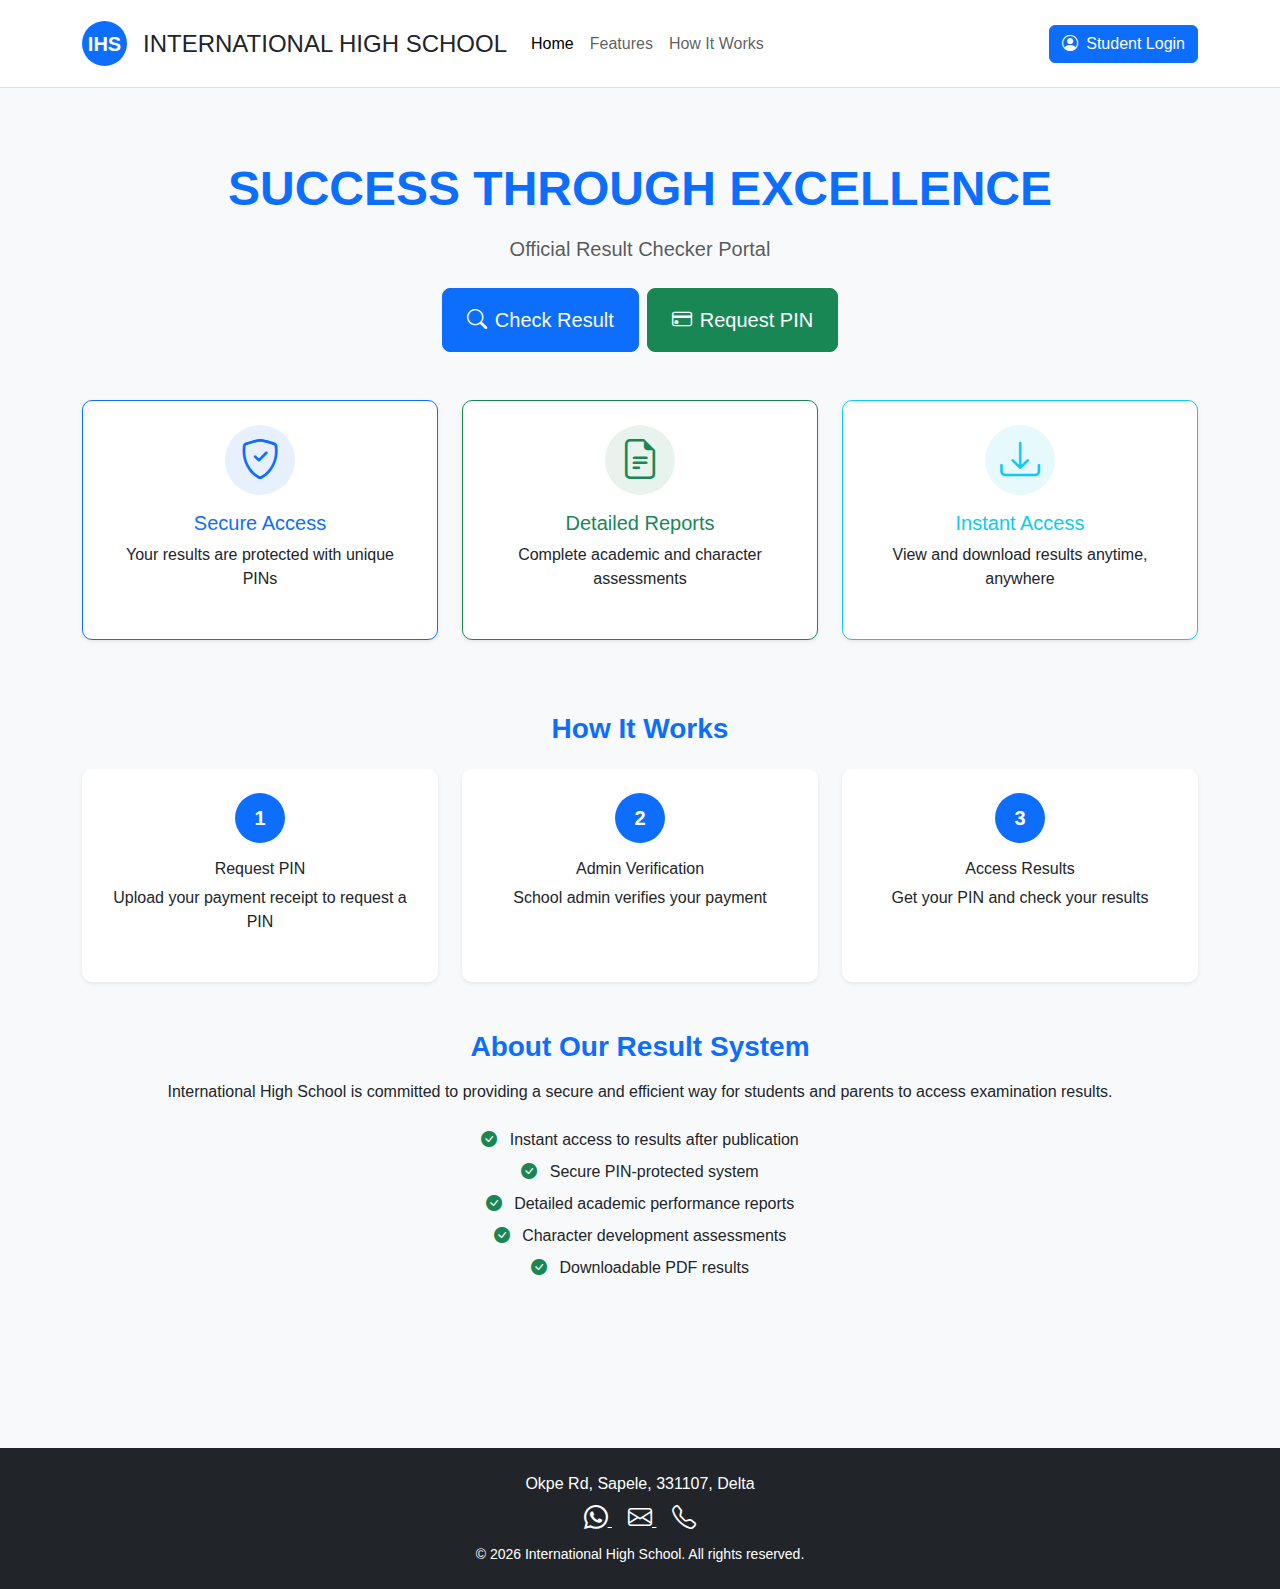
<file: index.html>
<!DOCTYPE html>
<html lang="en">
<head>
    <meta charset="UTF-8">
    <meta name="viewport" content="width=device-width, initial-scale=1.0">
    <title>International High School - Result Checker</title>
    <!-- Bootstrap CSS -->
    <link href="https://cdn.jsdelivr.net/npm/bootstrap@5.3.0/dist/css/bootstrap.min.css" rel="stylesheet">
    <link rel="stylesheet" href="https://cdn.jsdelivr.net/npm/bootstrap-icons@1.10.0/font/bootstrap-icons.css">
    <link href="css/custom.css" rel="stylesheet">
</head>
<body class="bg-light">
    <header class="py-2 mb-4 border-bottom bg-white sticky-top">
        <div class="container">
            <nav class="navbar navbar-expand-lg navbar-light px-0">
                <div class="container-fluid p-0">
                    <a href="/" class="navbar-brand d-flex align-items-center text-dark text-decoration-none">
                        <div class="bg-primary text-white rounded-circle d-flex align-items-center justify-content-center me-2" style="width: 45px; height: 45px;">
                            <span class="fs-5 fw-bold">IHS</span>
                        </div>
                        <span class="d-none d-md-block fs-4 ms-2">INTERNATIONAL HIGH SCHOOL</span>
                        <span class="d-md-none fs-5 fw-bold ms-2">IHS</span>
                    </a>
                    
                    <button class="navbar-toggler" type="button" data-bs-toggle="collapse" data-bs-target="#navbarContent" 
                            aria-controls="navbarContent" aria-expanded="false" aria-label="Toggle navigation">
                        <span class="navbar-toggler-icon"></span>
                    </button>
                    
                    <div class="collapse navbar-collapse" id="navbarContent">
                        <ul class="navbar-nav me-auto mb-2 mb-lg-0">
                            <li class="nav-item">
                                <a href="#" class="nav-link active">Home</a>
                            </li>
                            <li class="nav-item">
                                <a href="#features" class="nav-link">Features</a>
                            </li>
                            <li class="nav-item">
                                <a href="#how-it-works" class="nav-link">How It Works</a>
                            </li>
                        </ul>
                        <div class="d-grid gap-2 d-md-flex justify-content-md-end">
                            <a href="student/login.html" class="btn btn-primary">
                                <i class="bi bi-person-circle me-1"></i>
                                <span class="d-md-none">Student Login</span>
                                <span class="d-none d-md-inline">Student Login</span>
                            </a>
                        </div>
                    </div>
                </div>
            </nav>
        </div>
    </header>

    <main class="container py-4 py-md-5">
        <section class="text-center mb-4 mb-md-5">
            <h1 class="display-5 display-md-4 fw-bold text-primary mb-2 mb-md-3">SUCCESS THROUGH EXCELLENCE</h1>
            <p class="lead text-muted mb-3 mb-md-4">Official Result Checker Portal</p>
            <div class="d-grid gap-2 d-sm-flex justify-content-sm-center">
                <a href="student/check-result.html" class="btn btn-primary btn-lg px-4 py-3">
                    <i class="bi bi-search me-2"></i>Check Result
                </a>
                <a href="student/request-pin.html" class="btn btn-success btn-lg px-4 py-3 mt-3 mt-sm-0">
                    <i class="bi bi-credit-card me-2"></i>Request PIN
                </a>
            </div>
        </section>

        <section id="features" class="row mb-4 mb-md-5">
            <div class="col-12 col-md-4 mb-4">
                <div class="card h-100 border-primary shadow-sm">
                    <div class="card-body text-center p-3 p-md-4">
                        <div class="bg-primary bg-opacity-10 text-primary rounded-circle d-inline-flex align-items-center justify-content-center p-3 mb-3" style="width: 70px; height: 70px;">
                            <i class="bi bi-shield-check fs-1"></i>
                        </div>
                        <h3 class="card-title text-primary h5 h4-md mb-2">Secure Access</h3>
                        <p class="card-text mb-0">Your results are protected with unique PINs</p>
                    </div>
                </div>
            </div>
            <div class="col-12 col-md-4 mb-4">
                <div class="card h-100 border-success shadow-sm">
                    <div class="card-body text-center p-3 p-md-4">
                        <div class="bg-success bg-opacity-10 text-success rounded-circle d-inline-flex align-items-center justify-content-center p-3 mb-3" style="width: 70px; height: 70px;">
                            <i class="bi bi-file-earmark-text fs-1"></i>
                        </div>
                        <h3 class="card-title text-success h5 h4-md mb-2">Detailed Reports</h3>
                        <p class="card-text mb-0">Complete academic and character assessments</p>
                    </div>
                </div>
            </div>
            <div class="col-12 col-md-4 mb-4">
                <div class="card h-100 border-info shadow-sm">
                    <div class="card-body text-center p-3 p-md-4">
                        <div class="bg-info bg-opacity-10 text-info rounded-circle d-inline-flex align-items-center justify-content-center p-3 mb-3" style="width: 70px; height: 70px;">
                            <i class="bi bi-download fs-1"></i>
                        </div>
                        <h3 class="card-title text-info h5 h4-md mb-2">Instant Access</h3>
                        <p class="card-text mb-0">View and download results anytime, anywhere</p>
                    </div>
                </div>
            </div>
        </section>

        <section id="how-it-works" class="mb-4 mb-md-5">
            <h2 class="text-center mb-3 mb-md-4 fw-bold text-primary h3">How It Works</h2>
            <div class="row g-3 g-md-4">
                <div class="col-12 col-md-4">
                    <div class="card border-0 shadow-sm h-100">
                        <div class="card-body text-center p-3 p-md-4">
                            <div class="bg-primary text-white rounded-circle d-inline-flex align-items-center justify-content-center mb-3" style="width: 50px; height: 50px;">
                                <span class="fs-5 fw-bold">1</span>
                            </div>
                            <h4 class="card-title mb-2 h6 h5-md">Request PIN</h4>
                            <p class="card-text mb-0">Upload your payment receipt to request a PIN</p>
                        </div>
                    </div>
                </div>
                <div class="col-12 col-md-4">
                    <div class="card border-0 shadow-sm h-100">
                        <div class="card-body text-center p-3 p-md-4">
                            <div class="bg-primary text-white rounded-circle d-inline-flex align-items-center justify-content-center mb-3" style="width: 50px; height: 50px;">
                                <span class="fs-5 fw-bold">2</span>
                            </div>
                            <h4 class="card-title mb-2 h6 h5-md">Admin Verification</h4>
                            <p class="card-text mb-0">School admin verifies your payment</p>
                        </div>
                    </div>
                </div>
                <div class="col-12 col-md-4">
                    <div class="card border-0 shadow-sm h-100">
                        <div class="card-body text-center p-3 p-md-4">
                            <div class="bg-primary text-white rounded-circle d-inline-flex align-items-center justify-content-center mb-3" style="width: 50px; height: 50px;">
                                <span class="fs-5 fw-bold">3</span>
                            </div>
                            <h4 class="card-title mb-2 h6 h5-md">Access Results</h4>
                            <p class="card-text mb-0">Get your PIN and check your results</p>
                        </div>
                    </div>
                </div>
            </div>
        </section>

        <section class="mb-4 mb-md-5">
            <div class="row g-3 g-md-4">
                <div class="col-12">
                    <h2 class="fw-bold text-primary h3 mb-3 text-center">About Our Result System</h2>
                    <p class="lead mb-3 mb-md-4 fs-6 text-center">International High School is committed to providing a secure and efficient way for students and parents to access examination results.</p>
                    <ul class="list-unstyled mb-4 text-center mx-auto" style="max-width: 600px;">
                        <li class="mb-2"><i class="bi bi-check-circle-fill text-success me-2"></i> Instant access to results after publication</li>
                        <li class="mb-2"><i class="bi bi-check-circle-fill text-success me-2"></i> Secure PIN-protected system</li>
                        <li class="mb-2"><i class="bi bi-check-circle-fill text-success me-2"></i> Detailed academic performance reports</li>
                        <li class="mb-2"><i class="bi bi-check-circle-fill text-success me-2"></i> Character development assessments</li>
                        <li class="mb-2"><i class="bi bi-check-circle-fill text-success me-2"></i> Downloadable PDF results</li>
                    </ul>
                </div>
            </div>
        </section>
    </main>

    <footer class="py-3 py-md-4 mt-4 mt-md-5 bg-dark text-white">
        <div class="container">
            <div class="row">
                <div class="col-12 text-center mb-3 mb-md-0">
                    <p class="mb-1">Okpe Rd, Sapele, 331107, Delta</p>
                    <div class="mb-2">
                        <a href="https://wa.me/2348031234567" class="text-white mx-2" target="_blank" aria-label="WhatsApp">
                            <i class="bi bi-whatsapp fs-4"></i>
                        </a>
                        <a href="mailto:info@internationalhighschool.edu.ng" class="text-white mx-2" target="_blank" aria-label="Email">
                            <i class="bi bi-envelope fs-4"></i>
                        </a>
                        <a href="tel:+2348031234567" class="text-white mx-2" aria-label="Call">
                            <i class="bi bi-telephone fs-4"></i>
                        </a>
                    </div>
                    <p class="mb-0 small">&copy; 2026 International High School. All rights reserved.</p>
                </div>
            </div>
        </div>
    </footer>

    <!-- Bootstrap JS Bundle -->
    <script src="https://cdn.jsdelivr.net/npm/bootstrap@5.3.0/dist/js/bootstrap.bundle.min.js"></script>
    <!-- Custom JS -->
    <script src="js/script.js"></script>
</body>
</html>
</file>
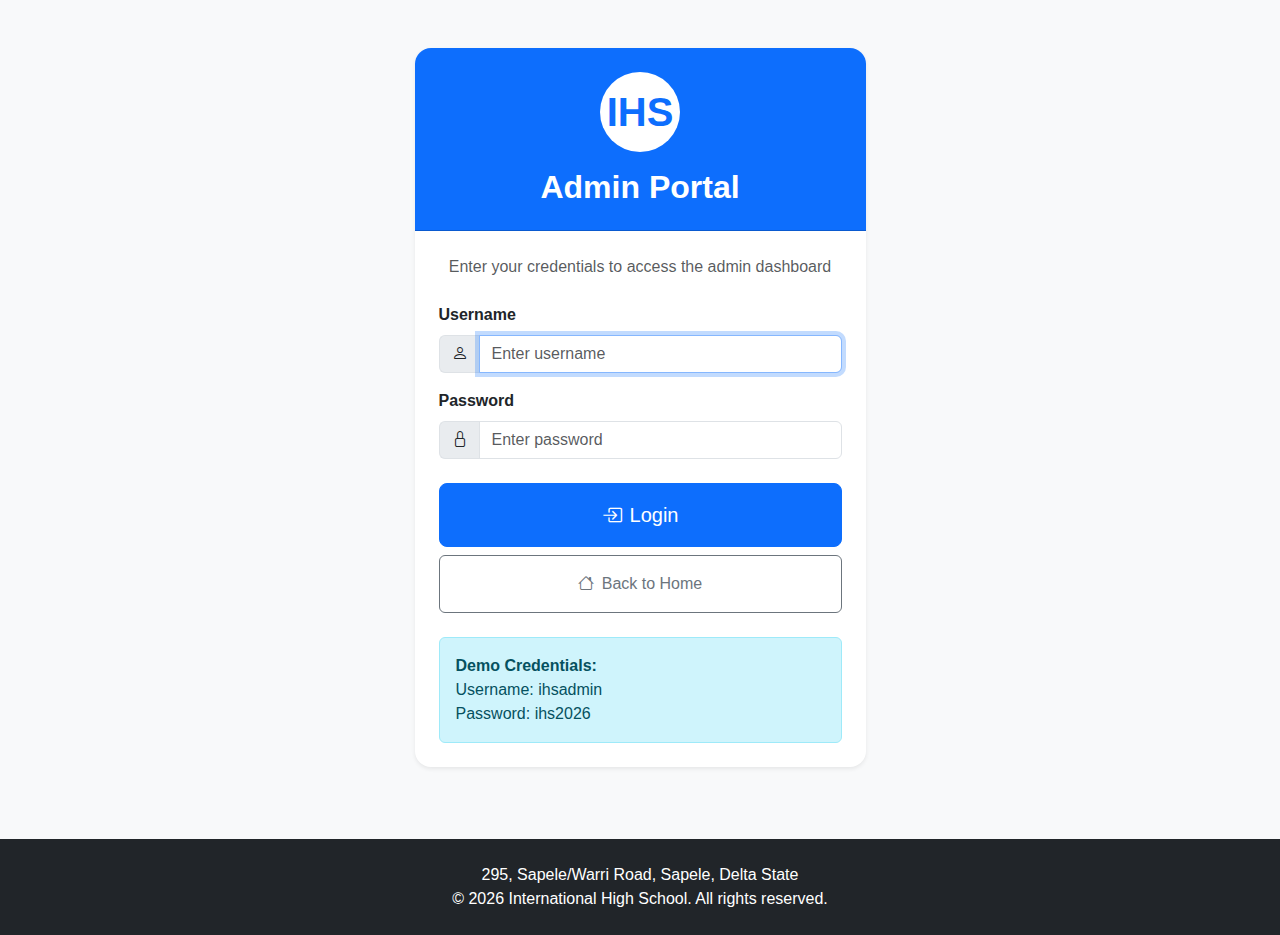
<file: admin/dashboard.html>
<!DOCTYPE html>
<html lang="en">
<head>
    <meta charset="UTF-8">
    <meta name="viewport" content="width=device-width, initial-scale=1.0">
    <title>Admin Dashboard - IHS</title>
    <!-- Bootstrap CSS -->
    <link href="https://cdn.jsdelivr.net/npm/bootstrap@5.3.0/dist/css/bootstrap.min.css" rel="stylesheet">
    <link rel="stylesheet" href="https://cdn.jsdelivr.net/npm/bootstrap-icons@1.10.0/font/bootstrap-icons.css">
    <link href="../css/custom.css" rel="stylesheet">
    <style>
        :root {
            --sidebar-width: 280px;
            --sidebar-width-mobile: 220px;
            --header-height: 60px;
        }
        
        .admin-container {
            display: flex;
            min-height: 100vh;
        }
        
        .sidebar {
            width: var(--sidebar-width);
            height: 100vh;
            position: fixed;
            left: 0;
            top: 0;
            z-index: 1000;
            overflow-y: auto;
            box-shadow: 3px 0 10px rgba(0,0,0,0.1);
            transition: all 0.3s ease;
        }
        
        .sidebar.collapsed {
            width: 70px;
        }
        
        .sidebar.collapsed .sidebar-text {
            display: none;
        }
        
        .sidebar.collapsed .nav-text {
            display: none;
        }
        
        .content {
            flex: 1;
            margin-left: var(--sidebar-width);
            padding: 1.5rem;
            transition: margin-left 0.3s ease;
        }
        
        .main-header {
            height: var(--header-height);
            box-shadow: 0 2px 10px rgba(0,0,0,0.05);
            position: sticky;
            top: 0;
            z-index: 900;
            background: white;
            transition: margin-left 0.3s ease;
        }
        
        @media (max-width: 1199px) {
            .sidebar {
                width: var(--sidebar-width-mobile);
            }
            
            .content {
                margin-left: var(--sidebar-width-mobile);
            }
        }
        
        @media (max-width: 991px) {
            .sidebar {
                transform: translateX(-100%);
                width: 250px;
            }
            
            .sidebar.show {
                transform: translateX(0);
            }
            
            .content {
                margin-left: 0;
            }
            
            .main-header {
                margin-left: 0;
            }
            
            .toggle-sidebar {
                display: block;
            }
        }
        
        .nav-link {
            color: rgba(255,255,255,0.85);
            border-radius: 0.375rem;
            margin-bottom: 0.375rem;
            padding: 0.75rem 1rem;
            transition: all 0.2s ease;
            font-weight: 500;
        }
        
        .nav-link:hover, 
        .nav-link.active {
            color: white;
            background-color: rgba(255,255,255,0.15);
        }
        
        .nav-link i {
            min-width: 24px;
            text-align: center;
        }
        
        .card {
            border-radius: 0.75rem;
            box-shadow: 0 4px 6px rgba(0,0,0,0.05);
            margin-bottom: 1.25rem;
            transition: all 0.3s ease;
            border: none;
        }
        
        .card:hover {
            box-shadow: 0 6px 12px rgba(0,0,0,0.08);
            transform: translateY(-2px);
        }
        
        .card-header {
            font-weight: 600;
            border-radius: 0.75rem 0.75rem 0 0 !important;
            padding: 1rem 1.25rem;
            border-bottom: 1px solid rgba(0,0,0,0.05);
        }
        
        .stats-card {
            transition: all 0.3s ease;
        }
        
        .stats-card:hover {
            transform: translateY(-3px);
            box-shadow: 0 4px 8px rgba(0,0,0,0.1);
        }
        
        .activity-item {
            border-bottom: 1px solid rgba(0,0,0,0.05);
            padding: 0.75rem 0;
        }
        
        .activity-item:last-child {
            border-bottom: none;
        }
        
        .badge {
            font-weight: 500;
            padding: 0.35em 0.65em;
        }
        
        .quick-actions .btn {
            white-space: nowrap;
            overflow: hidden;
            text-overflow: ellipsis;
        }
        
        @media (max-width: 767px) {
            .quick-actions .btn i {
                display: none;
            }
            
            .activity-content {
                font-size: 0.9rem;
            }
            
            .stats-number {
                font-size: 1.5rem;
            }
        }
    </style>
</head>
<body>
    <div class="admin-container">
        <!-- Sidebar -->
        <aside class="sidebar bg-dark text-white" id="adminSidebar">
            <div class="p-3 text-center border-bottom border-secondary">
                <div class="bg-primary text-white rounded-circle d-flex align-items-center justify-content-center mx-auto mb-3" style="width: 50px; height: 50px;">
                    <span class="fs-5 fw-bold">IHS</span>
                </div>
                <h5 class="fw-bold sidebar-text">ADMIN PORTAL</h5>
            </div>
            <ul class="nav flex-column px-3 py-4">
                <li class="nav-item mb-2">
                    <a href="dashboard.html" class="nav-link active">
                        <i class="bi bi-speedometer2 me-3 nav-text"></i>
                        <span class="nav-text">Dashboard</span>
                    </a>
                </li>
                <li class="nav-item mb-2">
                    <a href="pin-verification.html" class="nav-link">
                        <i class="bi bi-credit-card me-3 nav-text"></i>
                        <span class="nav-text">PIN Verification</span>
                    </a>
                </li>
                <li class="nav-item mb-2">
                    <a href="result-entry.html" class="nav-link">
                        <i class="bi bi-file-earmark-text me-3 nav-text"></i>
                        <span class="nav-text">Result Entry</span>
                    </a>
                </li>
                <li class="nav-item mb-2">
                    <a href="settings.html" class="nav-link">
                        <i class="bi bi-gear me-3 nav-text"></i>
                        <span class="nav-text">Settings</span>
                    </a>
                </li>
                <li class="nav-item mt-4 pt-3 border-top border-secondary">
                    <a href="login.html" class="nav-link text-warning" id="logoutBtn">
                        <i class="bi bi-door-open me-3 nav-text"></i>
                        <span class="nav-text">Logout</span>
                    </a>
                </li>
            </ul>
        </aside>

        <!-- Main Content -->
        <main class="content">
            <header class="main-header bg-white shadow-sm p-2 p-md-3 mb-4 d-flex align-items-center">
                <button class="btn btn-outline-primary d-lg-none me-3 toggle-sidebar" type="button" id="sidebarToggle">
                    <i class="bi bi-list"></i>
                </button>
                <div class="container-fluid px-0">
                    <div class="d-flex justify-content-between align-items-center">
                        <h1 class="h4 mb-0 fw-bold">Dashboard</h1>
                        <div class="dropdown">
                            <button class="btn btn-sm btn-outline-secondary dropdown-toggle d-flex align-items-center" type="button" id="userMenu" data-bs-toggle="dropdown">
                                <i class="bi bi-person-circle me-1"></i>
                                <span class="d-none d-md-inline">ihsadmin</span>
                            </button>
                            <ul class="dropdown-menu dropdown-menu-end">
                                <li><a class="dropdown-item" href="settings.html"><i class="bi bi-sliders me-2"></i>Profile Settings</a></li>
                                <li><a class="dropdown-item" href="#"><i class="bi bi-bell me-2"></i>Notifications <span class="badge bg-primary rounded-pill ms-1">3</span></a></li>
                                <li><hr class="dropdown-divider"></li>
                                <li><a class="dropdown-item text-danger" href="login.html" id="logoutBtn"><i class="bi bi-door-open me-2"></i>Logout</a></li>
                            </ul>
                        </div>
                    </div>
                </div>
            </header>

            <div class="container-fluid px-0 px-md-2">
                <div class="alert alert-info alert-dismissible fade show" role="alert">
                    <strong>Admin Demo:</strong> You are logged in as ihsadmin. This is a demonstration of the admin portal functionality.
                    <button type="button" class="btn-close" data-bs-dismiss="alert" aria-label="Close"></button>
                </div>
                
                <div class="row g-4">
                    <div class="col-12 col-lg-8">
                        <div class="card mb-4">
                            <div class="card-header bg-primary text-white d-flex justify-content-between align-items-center">
                                <h5 class="mb-0 fw-bold"><i class="bi bi-graph-up me-2"></i>System Overview</h5>
                                <span class="badge bg-light text-primary">Updated now</span>
                            </div>
                            <div class="card-body">
                                <div class="row text-center g-3">
                                    <div class="col-6 col-md-3">
                                        <div class="card stats-card border-primary h-100 bg-light">
                                            <div class="card-body p-2 p-md-3">
                                                <h1 class="display-6 text-primary fw-bold stats-number">15</h1>
                                                <p class="mb-0 small">Classes</p>
                                            </div>
                                        </div>
                                    </div>
                                    <div class="col-6 col-md-3">
                                        <div class="card stats-card border-success h-100 bg-light">
                                            <div class="card-body p-2 p-md-3">
                                                <h1 class="display-6 text-success fw-bold stats-number">428</h1>
                                                <p class="mb-0 small">Students</p>
                                            </div>
                                        </div>
                                    </div>
                                    <div class="col-6 col-md-3">
                                        <div class="card stats-card border-info h-100 bg-light">
                                            <div class="card-body p-2 p-md-3">
                                                <h1 class="display-6 text-info fw-bold stats-number">3</h1>
                                                <p class="mb-0 small">Active Sessions</p>
                                            </div>
                                        </div>
                                    </div>
                                    <div class="col-6 col-md-3">
                                        <div class="card stats-card border-warning h-100 bg-light">
                                            <div class="card-body p-2 p-md-3">
                                                <h1 class="display-6 text-warning fw-bold stats-number">17</h1>
                                                <p class="mb-0 small">Pending PINs</p>
                                            </div>
                                        </div>
                                    </div>
                                </div>
                            </div>
                        </div>

                        <div class="card">
                            <div class="card-header bg-success text-white d-flex justify-content-between align-items-center">
                                <h5 class="mb-0 fw-bold"><i class="bi bi-clock-history me-2"></i>Recent Activities</h5>
                                <a href="#" class="text-white text-decoration-none small">View All</a>
                            </div>
                            <div class="list-group list-group-flush">
                                <div class="activity-item px-3 px-md-4 py-3">
                                    <div class="d-flex justify-content-between align-items-start">
                                        <div class="me-3">
                                            <div class="fw-bold mb-1">PIN Request Approved</div>
                                            <div class="text-muted activity-content">PIN generated for Emmanuel Ochuko Omoniyi (SS1SC2026001)</div>
                                        </div>
                                        <span class="badge bg-primary rounded-3">10m</span>
                                    </div>
                                </div>
                                <div class="activity-item px-3 px-md-4 py-3">
                                    <div class="d-flex justify-content-between align-items-start">
                                        <div class="me-3">
                                            <div class="fw-bold mb-1">Result Uploaded</div>
                                            <div class="text-muted activity-content">SS1 Science results for Second Term uploaded</div>
                                        </div>
                                        <span class="badge bg-success rounded-3">45m</span>
                                    </div>
                                </div>
                                <div class="activity-item px-3 px-md-4 py-3">
                                    <div class="d-flex justify-content-between align-items-start">
                                        <div class="me-3">
                                            <div class="fw-bold mb-1">New PIN Request</div>
                                            <div class="text-muted activity-content">Payment receipt uploaded by Chinwe Adebayo (SS2AR2026002)</div>
                                        </div>
                                        <span class="badge bg-info rounded-3">2h</span>
                                    </div>
                                </div>
                                <div class="activity-item px-3 px-md-4 py-3">
                                    <div class="d-flex justify-content-between align-items-start">
                                        <div class="me-3">
                                            <div class="fw-bold mb-1">System Settings</div>
                                            <div class="text-muted activity-content">Academic session 2026/2027 configured</div>
                                        </div>
                                        <span class="badge bg-warning rounded-3">5h</span>
                                    </div>
                                </div>
                            </div>
                        </div>
                    </div>
                    
                    <div class="col-12 col-lg-4">
                        <div class="card mb-4">
                            <div class="card-header bg-info text-white">
                                <h5 class="mb-0 fw-bold"><i class="bi bi-lightning me-2"></i>Quick Actions</h5>
                            </div>
                            <div class="card-body quick-actions">
                                <div class="d-grid gap-2">
                                    <a href="pin-verification.html" class="btn btn-outline-primary d-flex align-items-center justify-content-center text-truncate">
                                        <i class="bi bi-credit-card me-2"></i>
                                        <span>Verify Payment Receipts</span>
                                    </a>
                                    <a href="result-entry.html" class="btn btn-outline-success d-flex align-items-center justify-content-center text-truncate">
                                        <i class="bi bi-upload me-2"></i>
                                        <span>Upload Results (CSV)</span>
                                    </a>
                                    <a href="settings.html" class="btn btn-outline-warning d-flex align-items-center justify-content-center text-truncate">
                                        <i class="bi bi-gear me-2"></i>
                                        <span>System Settings</span>
                                    </a>
                                    <a href="#" class="btn btn-outline-danger d-flex align-items-center justify-content-center text-truncate">
                                        <i class="bi bi-file-earmark-excel me-2"></i>
                                        <span>Generate Reports</span>
                                    </a>
                                </div>
                            </div>
                        </div>

                        <div class="card">
                            <div class="card-header bg-warning text-dark">
                                <h5 class="mb-0 fw-bold"><i class="bi bi-info-circle me-2"></i>System Status</h5>
                            </div>
                            <div class="card-body">
                                <div class="mb-3">
                                    <small class="text-muted d-block mb-1">Current Session</small>
                                    <div class="bg-light p-2 rounded fw-semibold">2025/2026</div>
                                </div>
                                <div class="mb-3">
                                    <small class="text-muted d-block mb-1">Current Term</small>
                                    <div class="bg-light p-2 rounded fw-semibold">Second Term</div>
                                </div>
                                <div class="mb-3">
                                    <small class="text-muted d-block mb-1">Next Term Begins</small>
                                    <div class="bg-light p-2 rounded fw-semibold">May 10, 2026</div>
                                </div>
                                <div class="mt-3 pt-2 border-top">
                                    <div class="d-flex justify-content-between align-items-center mb-2">
                                        <small class="text-muted">Storage Usage</small>
                                        <small class="text-muted fw-bold">45%</small>
                                    </div>
                                    <div class="progress" style="height: 8px;">
                                        <div class="progress-bar bg-primary" role="progressbar" style="width: 45%" aria-valuenow="45" aria-valuemin="0" aria-valuemax="100"></div>
                                    </div>
                                </div>
                            </div>
                        </div>
                    </div>
                </div>
            </div>
        </main>
    </div>

    <!-- Bootstrap JS Bundle -->
    <script src="https://cdn.jsdelivr.net/npm/bootstrap@5.3.0/dist/js/bootstrap.bundle.min.js"></script>
    <!-- Custom JS -->
    <script src="../js/script.js"></script>
    <script>
        document.addEventListener('DOMContentLoaded', function() {
            // Check if admin is logged in
            if (localStorage.getItem('adminLoggedIn') !== 'true') {
                window.location.href = 'login.html';
            }
            
            // Sidebar toggle for mobile
            const sidebarToggle = document.getElementById('sidebarToggle');
            const adminSidebar = document.getElementById('adminSidebar');
            
            if (sidebarToggle && adminSidebar) {
                sidebarToggle.addEventListener('click', function() {
                    adminSidebar.classList.toggle('show');
                });
            }
            
            // Handle window resize to hide sidebar on large screens
            window.addEventListener('resize', function() {
                if (window.innerWidth > 991 && adminSidebar) {
                    adminSidebar.classList.remove('show');
                }
            });
            
            // Logout functionality
            const logoutButtons = document.querySelectorAll('#logoutBtn');
            logoutButtons.forEach(button => {
                button.addEventListener('click', function() {
                    localStorage.removeItem('adminLoggedIn');
                });
            });
        });
    </script>
</body>
</html>
</file>
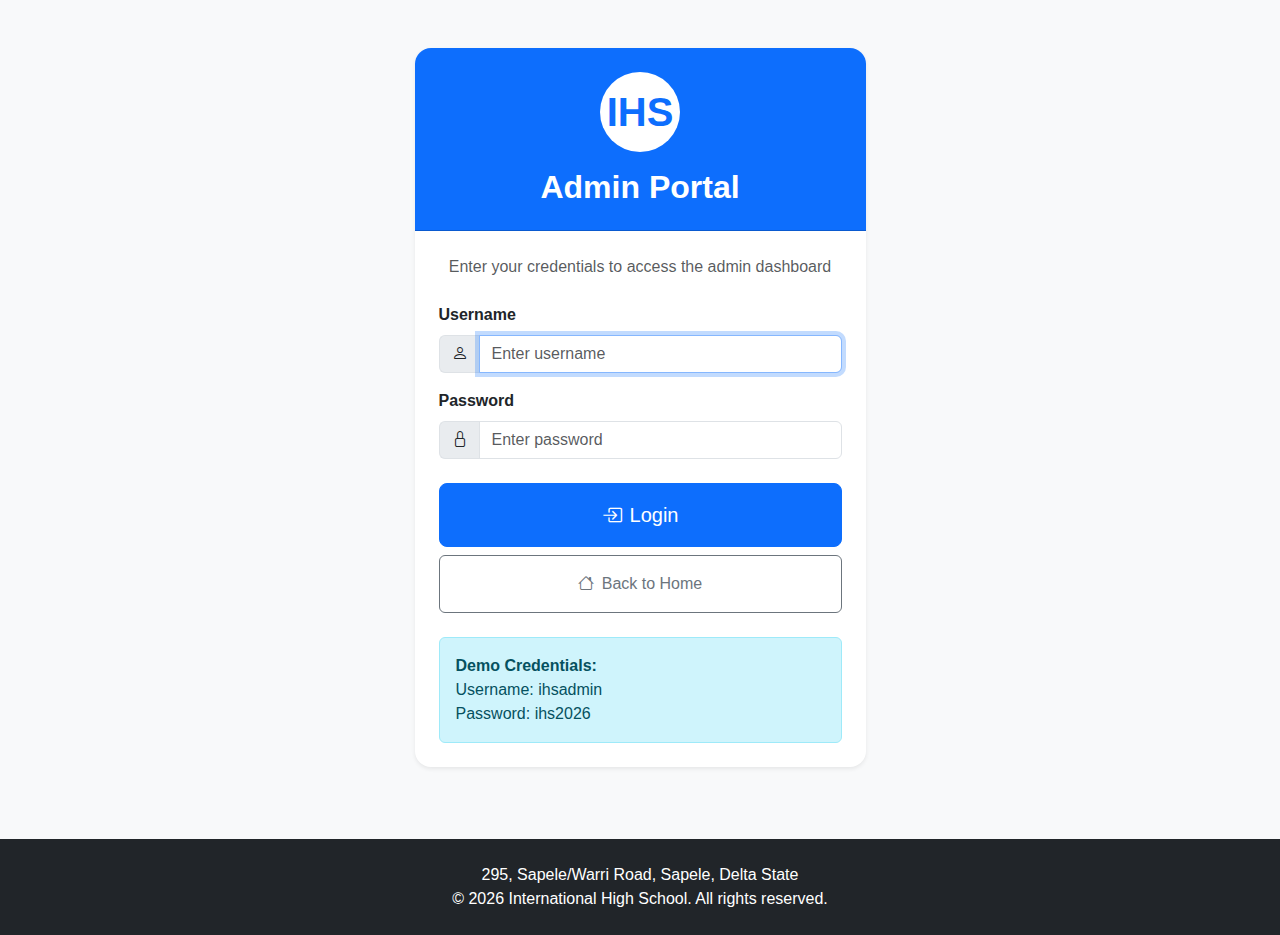
<file: admin/login.html>
<!DOCTYPE html>
<html lang="en">
<head>
    <meta charset="UTF-8">
    <meta name="viewport" content="width=device-width, initial-scale=1.0">
    <title>Admin Login - IHS</title>
    <!-- Bootstrap CSS -->
    <link href="https://cdn.jsdelivr.net/npm/bootstrap@5.3.0/dist/css/bootstrap.min.css" rel="stylesheet">
    <link rel="stylesheet" href="https://cdn.jsdelivr.net/npm/bootstrap-icons@1.10.0/font/bootstrap-icons.css">
    <link href="../css/custom.css" rel="stylesheet">
    <style>
        body {
            background-color: #f8f9fa;
            min-height: 100vh;
            display: flex;
            flex-direction: column;
        }
        
        .card {
            border-radius: 1rem;
            box-shadow: 0 0.5rem 1rem rgba(0, 0, 0, 0.15);
            border: none;
            transition: transform 0.3s ease, box-shadow 0.3s ease;
        }
        
        .card:hover {
            transform: translateY(-5px);
            box-shadow: 0 0.75rem 1.5rem rgba(0, 0, 0, 0.2);
        }
        
        .card-header {
            border-radius: 1rem 1rem 0 0 !important;
            padding: 1.5rem;
        }
        
        .input-group-text {
            background-color: #e9ecef;
            border-right: none;
        }
        
        .btn-primary {
            background-color: #0d6efd;
            border-color: #0d6efd;
            transition: all 0.3s ease;
        }
        
        .btn-primary:hover {
            background-color: #0b5ed7;
            border-color: #0a58ca;
            transform: translateY(-2px);
            box-shadow: 0 4px 8px rgba(13, 110, 253, 0.3);
        }
        
        .btn-outline-secondary {
            transition: all 0.3s ease;
        }
        
        .btn-outline-secondary:hover {
            transform: translateY(-2px);
            box-shadow: 0 4px 8px rgba(0, 0, 0, 0.1);
        }
        
        footer {
            margin-top: auto;
            padding: 1.5rem 0;
        }
    </style>
</head>
<body class="bg-light">
    <div class="container py-5">
        <div class="row justify-content-center">
            <div class="col-md-8 col-lg-6 col-xl-5">
                <div class="card shadow-sm border-0">
                    <div class="card-header bg-primary text-white text-center py-4">
                        <div class="bg-white text-primary rounded-circle d-inline-flex align-items-center justify-content-center mb-3" style="width: 80px; height: 80px;">
                            <span class="fs-1 fw-bold">IHS</span>
                        </div>
                        <h2 class="mb-0 fw-bold">Admin Portal</h2>
                    </div>
                    <div class="card-body p-4">
                        <div class="text-center mb-4">
                            <p class="text-muted">Enter your credentials to access the admin dashboard</p>
                        </div>
                        
                        <form id="loginForm">
                            <div class="mb-3">
                                <label class="form-label fw-semibold">Username</label>
                                <div class="input-group">
                                    <span class="input-group-text"><i class="bi bi-person"></i></span>
                                    <input type="text" class="form-control" id="username" placeholder="Enter username" required autofocus>
                                </div>
                            </div>
                            
                            <div class="mb-4">
                                <label class="form-label fw-semibold">Password</label>
                                <div class="input-group">
                                    <span class="input-group-text"><i class="bi bi-lock"></i></span>
                                    <input type="password" class="form-control" id="password" placeholder="Enter password" required>
                                </div>
                            </div>
                            
                            <div class="d-grid gap-2">
                                <button type="submit" class="btn btn-primary btn-lg py-3">
                                    <i class="bi bi-box-arrow-in-right me-2"></i>Login
                                </button>
                                <a href="../index.html" class="btn btn-outline-secondary py-3">
                                    <i class="bi bi-house me-2"></i>Back to Home
                                </a>
                            </div>
                        </form>
                        
                        <div class="alert alert-info mt-4 mb-0">
                            <strong>Demo Credentials:</strong><br>
                            Username: ihsadmin<br>
                            Password: ihs2026
                        </div>
                    </div>
                </div>
            </div>
        </div>
    </div>

    <!-- Error Modal -->
    <div class="modal fade" id="errorModal" tabindex="-1" aria-hidden="true">
        <div class="modal-dialog modal-dialog-centered">
            <div class="modal-content">
                <div class="modal-header bg-danger text-white">
                    <h5 class="modal-title fw-bold"><i class="bi bi-exclamation-triangle me-2"></i>Login Failed</h5>
                    <button type="button" class="btn-close btn-close-white" data-bs-dismiss="modal" aria-label="Close"></button>
                </div>
                <div class="modal-body text-center py-4">
                    <div class="text-danger mb-3">
                        <i class="bi bi-x-circle fs-1"></i>
                    </div>
                    <p class="h5 mb-0" id="errorMessageText">Invalid username or password. Please try again.</p>
                </div>
                <div class="modal-footer justify-content-center border-0 py-3">
                    <button type="button" class="btn btn-danger px-4" data-bs-dismiss="modal">
                        <i class="bi bi-arrow-left me-1"></i>Try Again
                    </button>
                </div>
            </div>
        </div>
    </div>

    <footer class="py-4 bg-dark text-white">
        <div class="container text-center">
            <p class="mb-0">295, Sapele/Warri Road, Sapele, Delta State</p>
            <p class="mb-0">&copy; 2026 International High School. All rights reserved.</p>
        </div>
    </footer>

    <!-- Bootstrap JS Bundle -->
    <script src="https://cdn.jsdelivr.net/npm/bootstrap@5.3.0/dist/js/bootstrap.bundle.min.js"></script>
    <!-- Custom JS -->
    <script src="../js/script.js"></script>
    <script>
        document.addEventListener('DOMContentLoaded', function() {
            const loginForm = document.getElementById('loginForm');
            const errorModal = new bootstrap.Modal(document.getElementById('errorModal'));
            const errorMessageText = document.getElementById('errorMessageText');
            
            // Check if already logged in
            if (localStorage.getItem('adminLoggedIn') === 'true') {
                window.location.href = 'dashboard.html';
            }
            
            loginForm.addEventListener('submit', function(e) {
                e.preventDefault();
                
                const username = document.getElementById('username').value.trim();
                const password = document.getElementById('password').value.trim();
                
                // Simple validation
                if (!username || !password) {
                    errorMessageText.textContent = 'Please enter both username and password';
                    errorModal.show();
                    return;
                }
                
                // Check credentials
                if (username === 'ihsadmin' && password === 'ihs2026') {
                    // Set login status in localStorage
                    localStorage.setItem('adminLoggedIn', 'true');
                    // Redirect to dashboard with success message
                    window.location.href = 'dashboard.html';
                } else {
                    // Show error modal instead of alert
                    errorMessageText.textContent = 'Invalid username or password. Please try again.';
                    errorModal.show();
                    
                    // Focus on username field
                    document.getElementById('username').focus();
                }
            });
        });
    </script>
</body>
</html>
</file>
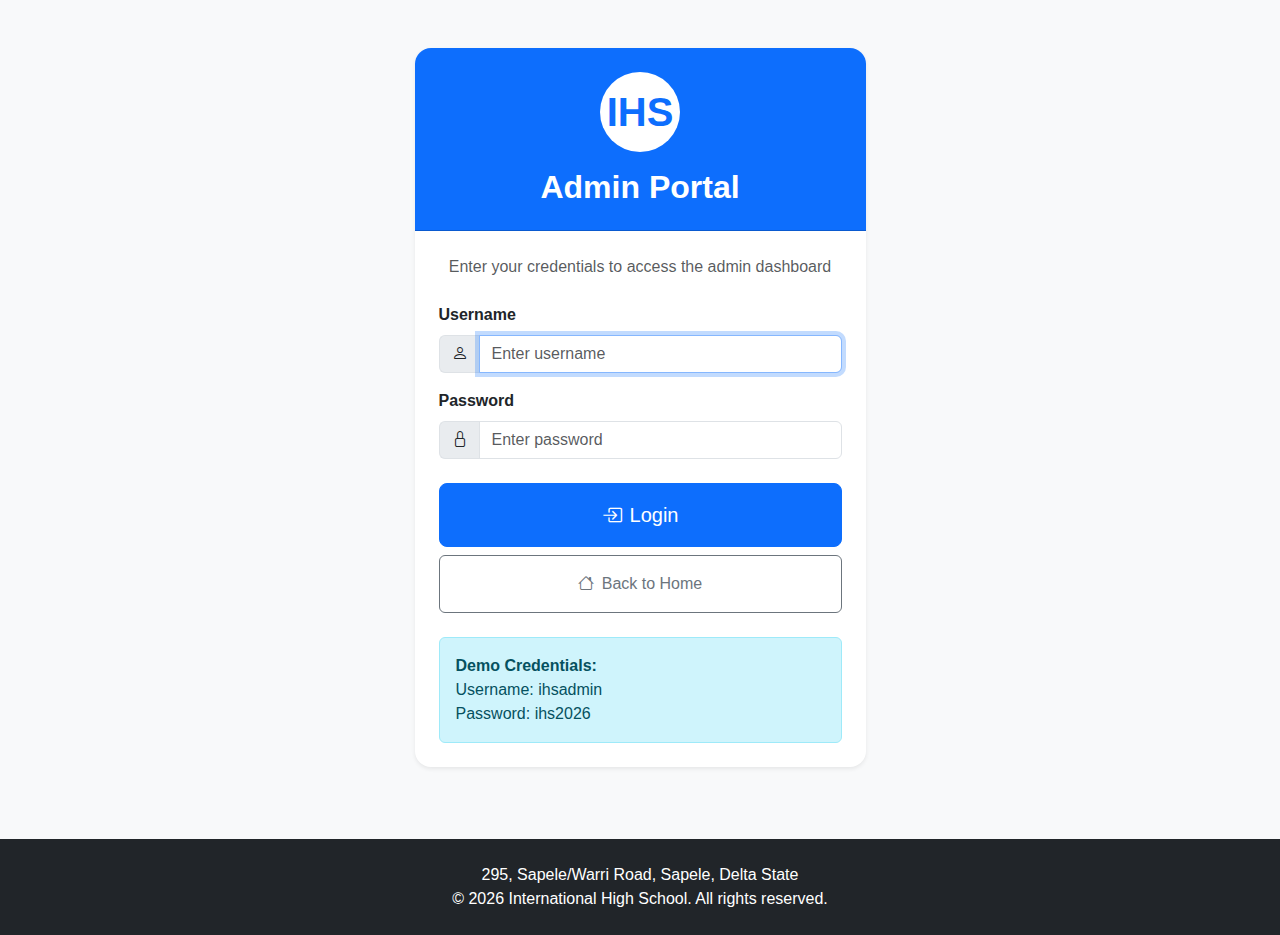
<file: admin/pin-verification.html>
<!DOCTYPE html>
<html lang="en">
<head>
    <meta charset="UTF-8">
    <meta name="viewport" content="width=device-width, initial-scale=1.0">
    <title>PIN Verification - IHS</title>
    <!-- Bootstrap CSS -->
    <link href="https://cdn.jsdelivr.net/npm/bootstrap@5.3.0/dist/css/bootstrap.min.css" rel="stylesheet">
    <link rel="stylesheet" href="https://cdn.jsdelivr.net/npm/bootstrap-icons@1.10.0/font/bootstrap-icons.css">
    <link href="../css/custom.css" rel="stylesheet">
    <style>
        :root {
            --sidebar-width: 280px;
            --sidebar-width-mobile: 220px;
            --header-height: 60px;
        }
        
        .admin-container {
            display: flex;
            min-height: 100vh;
        }
        
        .sidebar {
            width: var(--sidebar-width);
            height: 100vh;
            position: fixed;
            left: 0;
            top: 0;
            z-index: 1000;
            overflow-y: auto;
            box-shadow: 3px 0 10px rgba(0,0,0,0.1);
            transition: all 0.3s ease;
        }
        
        .sidebar.collapsed {
            width: 70px;
        }
        
        .sidebar.collapsed .sidebar-text {
            display: none;
        }
        
        .sidebar.collapsed .nav-text {
            display: none;
        }
        
        .content {
            flex: 1;
            margin-left: var(--sidebar-width);
            padding: 1.5rem;
            transition: margin-left 0.3s ease;
        }
        
        .main-header {
            height: var(--header-height);
            box-shadow: 0 2px 10px rgba(0,0,0,0.05);
            position: sticky;
            top: 0;
            z-index: 900;
            background: white;
            transition: margin-left 0.3s ease;
        }
        
        @media (max-width: 1199px) {
            .sidebar {
                width: var(--sidebar-width-mobile);
            }
            
            .content {
                margin-left: var(--sidebar-width-mobile);
            }
        }
        
        @media (max-width: 991px) {
            .sidebar {
                transform: translateX(-100%);
                width: 250px;
            }
            
            .sidebar.show {
                transform: translateX(0);
            }
            
            .content {
                margin-left: 0;
            }
            
            .main-header {
                margin-left: 0;
            }
            
            .toggle-sidebar {
                display: block;
            }
        }
        
        .nav-link {
            color: rgba(255,255,255,0.85);
            border-radius: 0.375rem;
            margin-bottom: 0.375rem;
            padding: 0.75rem 1rem;
            transition: all 0.2s ease;
            font-weight: 500;
        }
        
        .nav-link:hover, 
        .nav-link.active {
            color: white;
            background-color: rgba(255,255,255,0.15);
        }
        
        .nav-link i {
            min-width: 24px;
            text-align: center;
        }
        
        .card {
            border-radius: 0.75rem;
            box-shadow: 0 4px 6px rgba(0,0,0,0.05);
            margin-bottom: 1.25rem;
            transition: all 0.3s ease;
            border: none;
        }
        
        .card:hover {
            box-shadow: 0 6px 12px rgba(0,0,0,0.08);
            transform: translateY(-2px);
        }
        
        .card-header {
            font-weight: 600;
            border-radius: 0.75rem 0.75rem 0 0 !important;
            padding: 1rem 1.25rem;
            border-bottom: 1px solid rgba(0,0,0,0.05);
        }
        
        .table-responsive {
            overflow-x: auto;
            -webkit-overflow-scrolling: touch;
        }
        
        .action-btn {
            min-width: 36px;
            height: 36px;
            padding: 0;
            display: inline-flex;
            align-items: center;
            justify-content: center;
        }
        
        .receipt-image {
            max-height: 400px;
            object-fit: contain;
            width: 100%;
            border-radius: 0.5rem;
            box-shadow: 0 4px 8px rgba(0,0,0,0.1);
        }
        
        @media (max-width: 767px) {
            .action-btn i {
                font-size: 0.9rem;
            }
            
            .stats-card .fw-bold {
                font-size: 1.25rem;
            }
            
            .modal-dialog {
                margin: 0.5rem;
                max-width: none;
            }
            
            .modal-content {
                border-radius: 0.5rem;
            }
        }
        
        .empty-state {
            text-align: center;
            padding: 2rem;
            color: #6c757d;
        }
        
        .empty-state i {
            font-size: 3rem;
            margin-bottom: 1rem;
            color: #e9ecef;
        }
        
        .loading-spinner {
            display: inline-block;
            width: 1.5rem;
            height: 1.5rem;
            border: 2px solid rgba(0, 0, 0, 0.1);
            border-left-color: #0d6efd;
            border-radius: 50%;
            animation: spinner 0.75s linear infinite;
        }
        
        @keyframes spinner {
            to { transform: rotate(360deg); }
        }
        
        /* Form validation styles */
        .is-invalid {
            border-color: #dc3545 !important;
        }
        
        .invalid-feedback {
            color: #dc3545;
            font-size: 0.875em;
            margin-top: 0.25rem;
        }
    </style>
</head>
<body>
    <div class="admin-container">
        <!-- Sidebar -->
        <aside class="sidebar bg-dark text-white" id="adminSidebar">
            <div class="p-3 text-center border-bottom border-secondary">
                <div class="bg-primary text-white rounded-circle d-flex align-items-center justify-content-center mx-auto mb-3" style="width: 50px; height: 50px;">
                    <span class="fs-5 fw-bold">IHS</span>
                </div>
                <h5 class="fw-bold sidebar-text">ADMIN PORTAL</h5>
            </div>
            <ul class="nav flex-column px-3 py-4">
                <li class="nav-item mb-2">
                    <a href="dashboard.html" class="nav-link">
                        <i class="bi bi-speedometer2 me-3 nav-text"></i>
                        <span class="nav-text">Dashboard</span>
                    </a>
                </li>
                <li class="nav-item mb-2">
                    <a href="pin-verification.html" class="nav-link active">
                        <i class="bi bi-credit-card me-3 nav-text"></i>
                        <span class="nav-text">PIN Verification</span>
                    </a>
                </li>
                <li class="nav-item mb-2">
                    <a href="result-entry.html" class="nav-link">
                        <i class="bi bi-file-earmark-text me-3 nav-text"></i>
                        <span class="nav-text">Result Entry</span>
                    </a>
                </li>
                <li class="nav-item mb-2">
                    <a href="settings.html" class="nav-link">
                        <i class="bi bi-gear me-3 nav-text"></i>
                        <span class="nav-text">Settings</span>
                    </a>
                </li>
                <li class="nav-item mt-4 pt-3 border-top border-secondary">
                    <a href="login.html" class="nav-link text-warning" id="logoutBtn">
                        <i class="bi bi-door-open me-3 nav-text"></i>
                        <span class="nav-text">Logout</span>
                    </a>
                </li>
            </ul>
        </aside>

        <!-- Main Content -->
        <main class="content">
            <header class="main-header bg-white shadow-sm p-2 p-md-3 mb-4 d-flex align-items-center">
                <button class="btn btn-outline-primary d-lg-none me-3 toggle-sidebar" type="button" id="sidebarToggle">
                    <i class="bi bi-list"></i>
                </button>
                <div class="container-fluid px-0">
                    <div class="d-flex justify-content-between align-items-center">
                        <h1 class="h4 mb-0 fw-bold">Payment Verification</h1>
                        <div class="dropdown">
                            <button class="btn btn-sm btn-outline-secondary dropdown-toggle d-flex align-items-center" type="button" id="userMenu" data-bs-toggle="dropdown">
                                <i class="bi bi-person-circle me-1"></i>
                                <span class="d-none d-md-inline">ihsadmin</span>
                            </button>
                            <ul class="dropdown-menu dropdown-menu-end">
                                <li><a class="dropdown-item" href="settings.html"><i class="bi bi-sliders me-2"></i>Profile Settings</a></li>
                                <li><a class="dropdown-item" href="#"><i class="bi bi-bell me-2"></i>Notifications <span class="badge bg-primary rounded-pill ms-1">2</span></a></li>
                                <li><hr class="dropdown-divider"></li>
                                <li><a class="dropdown-item text-danger" href="login.html" id="logoutBtn"><i class="bi bi-door-open me-2"></i>Logout</a></li>
                            </ul>
                        </div>
                    </div>
                </div>
            </header>

            <div class="container-fluid px-0 px-md-2">
                <div class="alert alert-info alert-dismissible fade show" role="alert">
                    <strong>Note:</strong> Review payment receipts uploaded by students. Approve valid payments to generate PINs automatically.
                    <button type="button" class="btn-close" data-bs-dismiss="alert" aria-label="Close"></button>
                </div>
                
                <div class="row g-4">
                    <div class="col-12 col-lg-8">
                        <div class="card">
                            <div class="card-header bg-primary text-white d-flex justify-content-between align-items-center">
                                <h5 class="mb-0 fw-bold"><i class="bi bi-receipt me-2"></i>Pending Payment Receipts</h5>
                                <span class="badge bg-light text-primary" id="pendingCountBadge">Loading...</span>
                            </div>
                            <div class="card-body">
                                <div class="table-responsive">
                                    <table class="table table-hover align-middle" id="pendingRequestsTable">
                                        <thead class="table-light">
                                            <tr>
                                                <th class="text-nowrap">Name</th>
                                                <th class="text-nowrap">Admission No</th>
                                                <th class="text-nowrap">Class</th>
                                                <th class="text-nowrap">Date</th>
                                                <th class="text-nowrap">Status</th>
                                                <th class="text-nowrap text-end">Actions</th>
                                            </tr>
                                        </thead>
                                        <tbody>
                                            <tr>
                                                <td colspan="6" class="text-center py-4" id="loadingPlaceholder">
                                                    <div class="d-flex flex-column align-items-center">
                                                        <div class="loading-spinner mb-2"></div>
                                                        <span class="text-muted">Loading payment requests...</span>
                                                    </div>
                                                </td>
                                            </tr>
                                        </tbody>
                                    </table>
                                </div>
                            </div>
                        </div>
                    </div>
                    
                    <div class="col-12 col-lg-4">
                        <div class="card mb-4">
                            <div class="card-header bg-success text-white">
                                <h5 class="mb-0 fw-bold"><i class="bi bi-plus-circle me-2"></i>Generate PIN Manually</h5>
                            </div>
                            <div class="card-body">
                                <form id="manualPinForm">
                                    <div class="mb-3">
                                        <label class="form-label fw-semibold small mb-1">Student Name</label>
                                        <input type="text" class="form-control" placeholder="Enter full name" required>
                                        <div class="invalid-feedback">Please enter the student's full name</div>
                                    </div>
                                    <div class="mb-3">
                                        <label class="form-label fw-semibold small mb-1">Admission Number</label>
                                        <input type="text" class="form-control" placeholder="Enter admission number" required>
                                        <div class="invalid-feedback">Please enter the admission number</div>
                                    </div>
                                    <div class="mb-3">
                                        <label class="form-label fw-semibold small mb-1">Class</label>
                                        <select class="form-select" required>
                                            <option value="">Select Class</option>
                                            <option>SS1</option>
                                            <option>SS2</option>
                                            <option>SS3</option>
                                            <option>JSS1</option>
                                            <option>JSS2</option>
                                            <option>JSS3</option>
                                        </select>
                                        <div class="invalid-feedback">Please select a class</div>
                                    </div>
                                    <div class="mb-3">
                                        <label class="form-label fw-semibold small mb-1">Phone Number</label>
                                        <input type="tel" class="form-control" placeholder="Enter phone number" required>
                                        <div class="invalid-feedback">Please enter a valid phone number</div>
                                    </div>
                                    <button type="submit" class="btn btn-success w-100 py-2">
                                        <i class="bi bi-key me-2"></i>Generate PIN
                                    </button>
                                </form>
                            </div>
                        </div>

                        <div class="card">
                            <div class="card-header bg-info text-white">
                                <h5 class="mb-0 fw-bold"><i class="bi bi-graph-up me-2"></i>PIN Statistics</h5>
                            </div>
                            <div class="card-body">
                                <div class="row g-3">
                                    <div class="col-6">
                                        <div class="text-center p-3 bg-light rounded">
                                            <small class="text-muted d-block mb-1">Total PINs</small>
                                            <strong class="d-block fw-bold text-primary fs-4">156</strong>
                                        </div>
                                    </div>
                                    <div class="col-6">
                                        <div class="text-center p-3 bg-light rounded">
                                            <small class="text-muted d-block mb-1">Pending</small>
                                            <strong class="d-block fw-bold text-warning fs-4">12</strong>
                                        </div>
                                    </div>
                                    <div class="col-6">
                                        <div class="text-center p-3 bg-light rounded">
                                            <small class="text-muted d-block mb-1">Approved</small>
                                            <strong class="d-block fw-bold text-success fs-4">144</strong>
                                        </div>
                                    </div>
                                    <div class="col-6">
                                        <div class="text-center p-3 bg-light rounded">
                                            <small class="text-muted d-block mb-1">Rejected</small>
                                            <strong class="d-block fw-bold text-danger fs-4">0</strong>
                                        </div>
                                    </div>
                                </div>
                            </div>
                        </div>
                    </div>
                </div>
                
                <!-- Receipt Preview Modal -->
                <div class="modal fade" id="receiptModal" tabindex="-1" aria-hidden="true">
                    <div class="modal-dialog modal-lg">
                        <div class="modal-content">
                            <div class="modal-header border-bottom">
                                <h5 class="modal-title fw-bold">Payment Receipt Details</h5>
                                <button type="button" class="btn-close" data-bs-dismiss="modal" aria-label="Close"></button>
                            </div>
                            <div class="modal-body p-4">
                                <div class="text-center mb-4">
                                    <div class="border rounded p-3 mb-3">
                                        <img src="https://images.unsplash.com/photo-1561070791-37d6b82e8476?ixlib=rb-4.0.3&ixid=M3wxMjA3fDB8MHxwaG90by1wYWdlfHx8fGVufDB8fHx8fA%3D%3D&auto=format&fit=crop&w=800&q=80" 
                                             class="receipt-image img-fluid rounded" 
                                             id="receiptPreview"
                                             alt="Payment Receipt">
                                    </div>
                                    <div class="mt-3">
                                        <h4 class="fw-bold mb-1" id="studentNameModal">Loading...</h4>
                                        <div class="d-flex justify-content-center gap-3 text-muted small">
                                            <span>Admission No: <strong id="admissionNoModal" class="text-dark">-</strong></span>
                                            <span>Class: <strong id="classModal" class="text-dark">-</strong></span>
                                        </div>
                                    </div>
                                </div>
                                
                                <div class="row g-3 mt-2">
                                    <div class="col-md-6">
                                        <div class="card border-primary bg-light-subtle">
                                            <div class="card-body p-3">
                                                <small class="text-primary fw-semibold d-block mb-1">RECEIPT DETAILS</small>
                                                <div class="d-flex justify-content-between mb-2">
                                                    <span class="text-muted small">Amount:</span>
                                                    <span class="fw-bold">₦1,000</span>
                                                </div>
                                                <div class="d-flex justify-content-between mb-2">
                                                    <span class="text-muted small">Date Uploaded:</span>
                                                    <span class="fw-bold" id="uploadDateModal">-</span>
                                                </div>
                                                <div class="d-flex justify-content-between">
                                                    <span class="text-muted small">Status:</span>
                                                    <span class="badge bg-warning text-dark">PENDING</span>
                                                </div>
                                            </div>
                                        </div>
                                    </div>
                                    <div class="col-md-6">
                                        <div class="card border-success bg-light-subtle">
                                            <div class="card-body p-3">
                                                <small class="text-success fw-semibold d-block mb-1">PIN DETAILS</small>
                                                <div class="d-flex justify-content-between mb-2">
                                                    <span class="text-muted small">PIN Type:</span>
                                                    <span>Standard Result PIN</span>
                                                </div>
                                                <div class="d-flex justify-content-between mb-2">
                                                    <span class="text-muted small">Validity:</span>
                                                    <span>1 Academic Year</span>
                                                </div>
                                                <div class="d-flex justify-content-between">
                                                    <span class="text-muted small">Generation:</span>
                                                    <span>Automatic on approval</span>
                                                </div>
                                            </div>
                                        </div>
                                    </div>
                                </div>
                            </div>
                            <div class="modal-footer border-top py-3">
                                <button type="button" class="btn btn-outline-secondary" data-bs-dismiss="modal">
                                    <i class="bi bi-x-circle me-1"></i>Cancel
                                </button>
                                <button type="button" class="btn btn-danger" id="rejectBtn">
                                    <i class="bi bi-x-circle me-1"></i>Reject
                                </button>
                                <button type="button" class="btn btn-success" id="approveBtn">
                                    <i class="bi bi-check-circle me-1"></i>Approve
                                </button>
                            </div>
                        </div>
                    </div>
                </div>
                
                <!-- Success Modal -->
                <div class="modal fade" id="successModal" tabindex="-1" aria-hidden="true">
                    <div class="modal-dialog modal-dialog-centered">
                        <div class="modal-content">
                            <div class="modal-body p-4 text-center">
                                <div class="bg-success bg-opacity-10 text-success rounded-circle d-inline-flex align-items-center justify-content-center mx-auto mb-3" style="width: 70px; height: 70px;">
                                    <i class="bi bi-check2-circle fs-2"></i>
                                </div>
                                <h4 class="fw-bold mb-2" id="successTitle">Payment Approved</h4>
                                <p class="text-muted mb-3" id="successMessage">PIN generated successfully and student notified.</p>
                                <div class="alert alert-light border mb-3">
                                    <div class="d-flex align-items-center">
                                        <i class="bi bi-key text-primary me-2 fs-5"></i>
                                        <span class="fw-bold fs-5" id="generatedPinDisplay">IHS2026SS1SC</span>
                                    </div>
                                </div>
                                <button type="button" class="btn btn-primary" data-bs-dismiss="modal">
                                    <i class="bi bi-check2-circle me-1"></i>OK
                                </button>
                            </div>
                        </div>
                    </div>
                </div>
                
                <!-- Error Modal -->
                <div class="modal fade" id="errorModal" tabindex="-1" aria-hidden="true">
                    <div class="modal-dialog modal-dialog-centered">
                        <div class="modal-content">
                            <div class="modal-header bg-danger text-white">
                                <h5 class="modal-title fw-bold"><i class="bi bi-exclamation-triangle me-2"></i>Validation Error</h5>
                                <button type="button" class="btn-close btn-close-white" data-bs-dismiss="modal" aria-label="Close"></button>
                            </div>
                            <div class="modal-body text-center py-4">
                                <div class="text-danger mb-3">
                                    <i class="bi bi-x-circle fs-1"></i>
                                </div>
                                <h5 class="mb-2">Form Validation Failed</h5>
                                <p class="text-muted mb-0" id="errorMessage">Please fill all required fields in the form.</p>
                            </div>
                            <div class="modal-footer justify-content-center border-0 py-3">
                                <button type="button" class="btn btn-danger px-4" data-bs-dismiss="modal">
                                    <i class="bi bi-arrow-left me-1"></i>Try Again
                                </button>
                            </div>
                        </div>
                    </div>
                </div>
                
                <!-- Reject Confirmation Modal -->
                <div class="modal fade" id="rejectConfirmationModal" tabindex="-1" aria-hidden="true">
                    <div class="modal-dialog modal-dialog-centered">
                        <div class="modal-content">
                            <div class="modal-header bg-danger text-white">
                                <h5 class="modal-title fw-bold"><i class="bi bi-exclamation-triangle me-2"></i>Confirm Rejection</h5>
                                <button type="button" class="btn-close btn-close-white" data-bs-dismiss="modal" aria-label="Close"></button>
                            </div>
                            <div class="modal-body text-center py-4">
                                <div class="text-danger mb-3">
                                    <i class="bi bi-x-circle fs-1"></i>
                                </div>
                                <h5 class="mb-2">Are you sure you want to reject this payment?</h5>
                                <p class="text-muted">This action cannot be undone. The student will be notified of the rejection.</p>
                                
                                <div class="mt-4 p-3 bg-light-subtle rounded">
                                    <div class="d-flex align-items-center mb-2">
                                        <i class="bi bi-person-circle me-2 text-danger"></i>
                                        <strong id="rejectStudentName">Student Name</strong>
                                    </div>
                                    <div class="d-flex align-items-center">
                                        <i class="bi bi-credit-card me-2 text-danger"></i>
                                        <strong>Admission No:</strong> <span id="rejectAdmissionNo">ADMISSION_NO</span>
                                    </div>
                                </div>
                            </div>
                            <div class="modal-footer justify-content-center border-0 py-3">
                                <button type="button" class="btn btn-outline-secondary px-4" data-bs-dismiss="modal">
                                    <i class="bi bi-x-circle me-1"></i>Cancel
                                </button>
                                <button type="button" class="btn btn-danger px-4" id="confirmRejectBtn">
                                    <i class="bi bi-check-circle me-1"></i>Reject
                                </button>
                            </div>
                        </div>
                    </div>
                </div>
            </div>
        </main>
    </div>

    <!-- Bootstrap JS Bundle -->
    <script src="https://cdn.jsdelivr.net/npm/bootstrap@5.3.0/dist/js/bootstrap.bundle.min.js"></script>
    <!-- Custom JS -->
    <script src="../js/script.js"></script>
    <script>
        document.addEventListener('DOMContentLoaded', function() {
            // Check if admin is logged in
            if (localStorage.getItem('adminLoggedIn') !== 'true') {
                window.location.href = 'login.html';
            }
            
            // Sidebar toggle for mobile
            const sidebarToggle = document.getElementById('sidebarToggle');
            const adminSidebar = document.getElementById('adminSidebar');
            
            if (sidebarToggle && adminSidebar) {
                sidebarToggle.addEventListener('click', function() {
                    adminSidebar.classList.toggle('show');
                });
            }
            
            // Handle window resize to hide sidebar on large screens
            window.addEventListener('resize', function() {
                if (window.innerWidth > 991 && adminSidebar) {
                    adminSidebar.classList.remove('show');
                }
            });
            
            // Logout functionality
            const logoutButtons = document.querySelectorAll('#logoutBtn');
            logoutButtons.forEach(button => {
                button.addEventListener('click', function() {
                    localStorage.removeItem('adminLoggedIn');
                });
            });
            
            // Load pending requests
            loadPendingRequests();
            
            // Manual PIN generation
            document.getElementById('manualPinForm').addEventListener('submit', function(e) {
                e.preventDefault();
                
                // Reset validation states
                this.querySelectorAll('.is-invalid').forEach(el => {
                    el.classList.remove('is-invalid');
                });
                
                const formData = {
                    name: this.querySelector('input[type="text"]:first-child').value.trim(),
                    admissionNo: this.querySelector('input[type="text"]:nth-child(2)').value.trim(),
                    class: this.querySelector('select').value,
                    phone: this.querySelector('input[type="tel"]').value.trim()
                };
                
                let isValid = true;
                let errorMessage = '';
                
                if (!formData.name) {
                    this.querySelector('input[type="text"]:first-child').classList.add('is-invalid');
                    isValid = false;
                    errorMessage = 'Please enter the student\'s full name';
                }
                
                if (!formData.admissionNo) {
                    this.querySelector('input[type="text"]:nth-child(2)').classList.add('is-invalid');
                    isValid = false;
                    if (!errorMessage) errorMessage = 'Please enter the admission number';
                }
                
                if (!formData.class) {
                    this.querySelector('select').classList.add('is-invalid');
                    isValid = false;
                    if (!errorMessage) errorMessage = 'Please select a class';
                }
                
                if (!formData.phone) {
                    this.querySelector('input[type="tel"]').classList.add('is-invalid');
                    isValid = false;
                    if (!errorMessage) errorMessage = 'Please enter a valid phone number';
                }
                
                if (!isValid) {
                    document.getElementById('errorMessage').textContent = errorMessage;
                    const errorModal = new bootstrap.Modal(document.getElementById('errorModal'));
                    errorModal.show();
                    return;
                }
                
                // Generate PIN (simplified for demo)
                const pin = `IHS${new Date().getFullYear()}${formData.class}${formData.admissionNo.substring(0,3)}`;
                
                // Show success message with PIN
                document.getElementById('successTitle').textContent = 'PIN Generated';
                document.getElementById('successMessage').textContent = `Manual PIN created successfully for ${formData.name}.`;
                document.getElementById('generatedPinDisplay').textContent = pin;
                
                const successModal = new bootstrap.Modal(document.getElementById('successModal'));
                successModal.show();
                
                // Reset form
                this.reset();
                
                // Reset validation states
                this.querySelectorAll('.is-invalid').forEach(el => {
                    el.classList.remove('is-invalid');
                });
            });
            
            // Store the request ID being rejected
            let requestIdToReject = null;
            let rejectRequestDetails = null;
            
            // Set up event listeners for modal buttons
            document.getElementById('approveBtn').addEventListener('click', function() {
                const requestId = this.getAttribute('data-id');
                if (requestId) {
                    approvePayment(requestId);
                    
                    // Hide receipt modal
                    const receiptModal = bootstrap.Modal.getInstance(document.getElementById('receiptModal'));
                    receiptModal.hide();
                }
            });
            
            document.getElementById('rejectBtn').addEventListener('click', function() {
                const requestId = this.getAttribute('data-id');
                if (requestId) {
                    // Get request details first
                    const requests = JSON.parse(localStorage.getItem('pinRequests') || '[]');
                    const request = requests.find(req => req.id == requestId);
                    
                    if (request) {
                        requestIdToReject = requestId;
                        rejectRequestDetails = request;
                        
                        // Set modal content
                        document.getElementById('rejectStudentName').textContent = request.name;
                        document.getElementById('rejectAdmissionNo').textContent = request.admissionNo;
                        
                        // Show confirmation modal
                        const rejectModal = new bootstrap.Modal(document.getElementById('rejectConfirmationModal'));
                        rejectModal.show();
                    }
                }
            });
            
            // Confirm rejection button
            document.getElementById('confirmRejectBtn').addEventListener('click', function() {
                if (requestIdToReject && rejectRequestDetails) {
                    // Original reject payment logic
                    const requests = JSON.parse(localStorage.getItem('pinRequests') || '[]');
                    const requestIndex = requests.findIndex(req => req.id == requestIdToReject);
                    
                    if (requestIndex !== -1) {
                        requests[requestIndex].status = 'rejected';
                        requests[requestIndex].rejectedDate = new Date().toISOString();
                        requests[requestIndex].rejectedReason = 'Invalid payment receipt';
                        
                        // Save back to localStorage
                        localStorage.setItem('pinRequests', JSON.stringify(requests));
                        
                        // Show success message
                        showNotification('Payment rejected successfully!', 'danger');
                        
                        // Reload the table
                        loadPendingRequests();
                    }
                    
                    requestIdToReject = null;
                    rejectRequestDetails = null;
                    
                    // Hide confirmation modal
                    const rejectModal = bootstrap.Modal.getInstance(document.getElementById('rejectConfirmationModal'));
                    rejectModal.hide();
                }
            });
        });
        
        function loadPendingRequests() {
            const tableBody = document.getElementById('pendingRequestsTable').querySelector('tbody');
            const pendingCountBadge = document.getElementById('pendingCountBadge');
            const loadingPlaceholder = document.getElementById('loadingPlaceholder');
            
            // Show loading state
            loadingPlaceholder.style.display = 'table-cell';
            
            // Simulate API delay
            setTimeout(() => {
                // Get requests from localStorage
                const requests = JSON.parse(localStorage.getItem('pinRequests') || '[]');
                const pendingRequests = requests.filter(req => req.status === 'pending');
                
                // Update pending count badge
                pendingCountBadge.textContent = `${pendingRequests.length} pending`;
                
                if (pendingRequests.length === 0) {
                    loadingPlaceholder.innerHTML = `
                        <div class="empty-state">
                            <i class="bi bi-receipt text-muted"></i>
                            <h5 class="mb-2">No Pending Receipts</h5>
                            <p class="text-muted mb-0">All payment receipts have been processed.</p>
                        </div>
                    `;
                    loadingPlaceholder.colSpan = 6;
                    return;
                }
                
                // Hide loading placeholder
                loadingPlaceholder.style.display = 'none';
                
                // Clear table body
                tableBody.innerHTML = '';
                
                // Add requests to table
                pendingRequests.forEach(request => {
                    const date = new Date(request.date);
                    const formattedDate = date.toLocaleDateString('en-GB', {
                        day: '2-digit',
                        month: 'short',
                        year: 'numeric'
                    });
                    
                    const row = document.createElement('tr');
                    row.innerHTML = `
                        <td class="fw-medium">${request.name}</td>
                        <td class="fw-monospace">${request.admissionNo}</td>
                        <td>
                            <span class="badge bg-info-subtle text-info-emphasis">${request.class}</span>
                        </td>
                        <td class="text-nowrap">${formattedDate}</td>
                        <td>
                            <span class="badge bg-warning-subtle text-warning-emphasis">Pending</span>
                        </td>
                        <td class="text-end">
                            <div class="d-flex justify-content-end gap-2">
                                <button class="btn btn-sm btn-outline-primary action-btn" 
                                        title="View Receipt" 
                                        onclick="viewReceipt(${request.id})">
                                    <i class="bi bi-eye"></i>
                                </button>
                                <button class="btn btn-sm btn-outline-success action-btn" 
                                        title="Approve Payment" 
                                        onclick="quickApprove(${request.id})">
                                    <i class="bi bi-check-lg"></i>
                                </button>
                            </div>
                        </td>
                    `;
                    tableBody.appendChild(row);
                });
                
            }, 800);
        }
        
        function viewReceipt(requestId) {
            // Get request details
            const requests = JSON.parse(localStorage.getItem('pinRequests') || '[]');
            const request = requests.find(req => req.id == requestId);
            
            if (request) {
                document.getElementById('studentNameModal').textContent = request.name;
                document.getElementById('admissionNoModal').textContent = request.admissionNo;
                document.getElementById('classModal').textContent = request.class;
                document.getElementById('uploadDateModal').textContent = new Date(request.date).toLocaleDateString();
                document.getElementById('approveBtn').setAttribute('data-id', requestId);
                document.getElementById('rejectBtn').setAttribute('data-id', requestId);
                
                // Show modal
                const modal = new bootstrap.Modal(document.getElementById('receiptModal'));
                modal.show();
            }
        }
        
        function quickApprove(requestId) {
            approvePayment(requestId, true);
        }
        
        function approvePayment(requestId, quickMode = false) {
            const requests = JSON.parse(localStorage.getItem('pinRequests') || '[]');
            
            // Find the request
            const requestIndex = requests.findIndex(req => req.id == requestId);
            if (requestIndex !== -1) {
                // Generate PIN (simplified for demo)
                const pin = `IHS${new Date().getFullYear()}${requests[requestIndex].class}${requests[requestIndex].admissionNo.substring(0,3)}`;
                
                // Update request
                requests[requestIndex].status = 'approved';
                requests[requestIndex].pin = pin;
                requests[requestIndex].approvedDate = new Date().toISOString();
                
                // Save back to localStorage
                localStorage.setItem('pinRequests', JSON.stringify(requests));
                
                if (quickMode) {
                    // Show toast notification
                    showNotification('Payment approved successfully!', 'success');
                } else {
                    // Show success modal
                    document.getElementById('successTitle').textContent = 'Payment Approved';
                    document.getElementById('successMessage').textContent = `Payment approved successfully! PIN generated: ${pin}`;
                    document.getElementById('generatedPinDisplay').textContent = pin;
                    
                    const successModal = new bootstrap.Modal(document.getElementById('successModal'));
                    successModal.show();
                }
                
                // Reload the table
                loadPendingRequests();
            }
        }
        
        function showNotification(message, type = 'info') {
            // Create notification element
            const notification = document.createElement('div');
            notification.className = `toast align-items-center text-bg-${type} border-0 position-fixed bottom-0 end-0 m-3`;
            notification.style.zIndex = '9999';
            notification.setAttribute('role', 'alert');
            notification.setAttribute('aria-live', 'assertive');
            notification.setAttribute('aria-atomic', 'true');
            notification.innerHTML = `
                <div class="d-flex">
                    <div class="toast-body">
                        ${message}
                    </div>
                    <button type="button" class="btn-close btn-close-white me-2 m-auto" data-bs-dismiss="toast" aria-label="Close"></button>
                </div>
            `;
            
            // Add to document
            document.body.appendChild(notification);
            
            // Initialize and show toast
            const toast = new bootstrap.Toast(notification, {
                delay: 3000
            });
            toast.show();
            
            // Remove after hiding
            notification.addEventListener('hidden.bs.toast', function() {
                this.remove();
            });
        }
        
        // Initialize demo data if none exists
        function initializeDemoData() {
            if (!localStorage.getItem('pinRequests')) {
                const demoRequests = [
                    {
                        id: 1,
                        name: 'Emmanuel Ochuko Omoniyi',
                        admissionNo: 'SS1SC2026001',
                        class: 'SS1',
                        date: new Date('2026-01-08T09:15:00'),
                        status: 'pending',
                        phone: '+2348031234567'
                    },
                    {
                        id: 2,
                        name: 'Chinwe Adebayo',
                        admissionNo: 'SS2AR2026002',
                        class: 'SS2',
                        date: new Date('2026-01-08T10:30:00'),
                        status: 'pending',
                        phone: '+2348037654321'
                    },
                    {
                        id: 3,
                        name: 'Tunde Ibrahim',
                        admissionNo: 'SS3CO2026003',
                        class: 'SS3',
                        date: new Date('2026-01-08T11:45:00'),
                        status: 'pending',
                        phone: '+2348039876543'
                    }
                ];
                localStorage.setItem('pinRequests', JSON.stringify(demoRequests));
            }
        }
        
        // Initialize demo data on load
        initializeDemoData();
    </script>
</body>
</html>
</file>
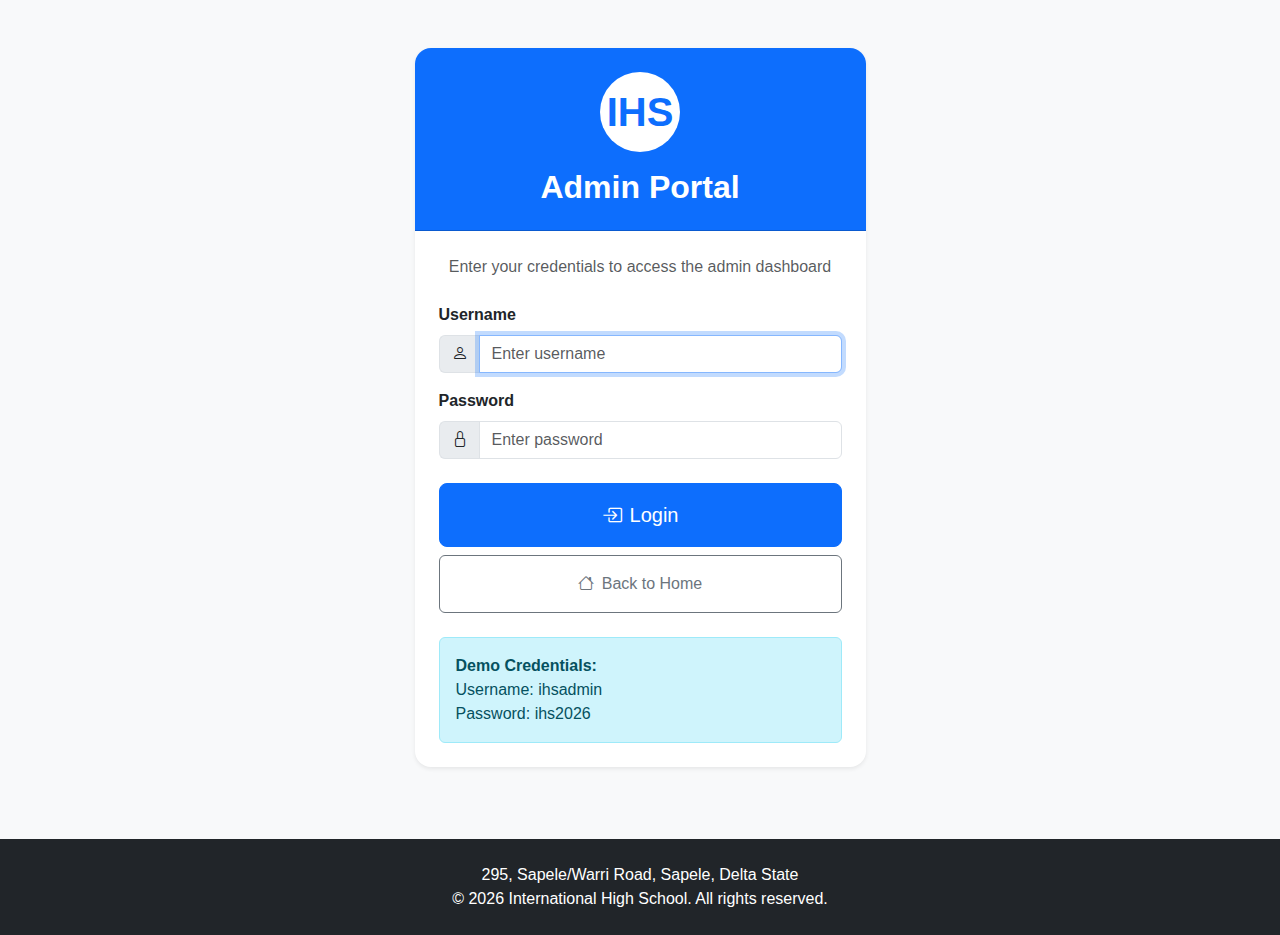
<file: admin/result-entry.html>
<!DOCTYPE html>
<html lang="en">
<head>
    <meta charset="UTF-8">
    <meta name="viewport" content="width=device-width, initial-scale=1.0">
    <title>Result Entry - IHS</title>
    <!-- Bootstrap CSS -->
    <link href="https://cdn.jsdelivr.net/npm/bootstrap@5.3.0/dist/css/bootstrap.min.css" rel="stylesheet">
    <link rel="stylesheet" href="https://cdn.jsdelivr.net/npm/bootstrap-icons@1.10.0/font/bootstrap-icons.css">
    <link href="../css/custom.css" rel="stylesheet">
    <style>
        :root {
            --sidebar-width: 280px;
            --sidebar-width-mobile: 220px;
            --header-height: 60px;
        }
        
        .admin-container {
            display: flex;
            min-height: 100vh;
        }
        
        .sidebar {
            width: var(--sidebar-width);
            height: 100vh;
            position: fixed;
            left: 0;
            top: 0;
            z-index: 1000;
            overflow-y: auto;
            box-shadow: 3px 0 10px rgba(0,0,0,0.1);
            transition: all 0.3s ease;
        }
        
        .sidebar.collapsed {
            width: 70px;
        }
        
        .sidebar.collapsed .sidebar-text {
            display: none;
        }
        
        .sidebar.collapsed .nav-text {
            display: none;
        }
        
        .content {
            flex: 1;
            margin-left: var(--sidebar-width);
            padding: 1.5rem;
            transition: margin-left 0.3s ease;
        }
        
        .main-header {
            height: var(--header-height);
            box-shadow: 0 2px 10px rgba(0,0,0,0.05);
            position: sticky;
            top: 0;
            z-index: 900;
            background: white;
            transition: margin-left 0.3s ease;
        }
        
        @media (max-width: 1199px) {
            .sidebar {
                width: var(--sidebar-width-mobile);
            }
            
            .content {
                margin-left: var(--sidebar-width-mobile);
            }
        }
        
        @media (max-width: 991px) {
            .sidebar {
                transform: translateX(-100%);
                width: 250px;
            }
            
            .sidebar.show {
                transform: translateX(0);
            }
            
            .content {
                margin-left: 0;
            }
            
            .main-header {
                margin-left: 0;
            }
            
            .toggle-sidebar {
                display: block;
            }
        }
        
        .nav-link {
            color: rgba(255,255,255,0.85);
            border-radius: 0.375rem;
            margin-bottom: 0.375rem;
            padding: 0.75rem 1rem;
            transition: all 0.2s ease;
            font-weight: 500;
        }
        
        .nav-link:hover, 
        .nav-link.active {
            color: white;
            background-color: rgba(255,255,255,0.15);
        }
        
        .nav-link i {
            min-width: 24px;
            text-align: center;
        }
        
        .card {
            border-radius: 0.75rem;
            box-shadow: 0 4px 6px rgba(0,0,0,0.05);
            margin-bottom: 1.25rem;
            transition: all 0.3s ease;
            border: none;
        }
        
        .card:hover {
            box-shadow: 0 6px 12px rgba(0,0,0,0.08);
            transform: translateY(-2px);
        }
        
        .card-header {
            font-weight: 600;
            border-radius: 0.75rem 0.75rem 0 0 !important;
            padding: 1rem 1.25rem;
            border-bottom: 1px solid rgba(0,0,0,0.05);
        }
        
        .file-upload-area {
            border: 2px dashed #ced4da;
            border-radius: 0.5rem;
            padding: 2rem;
            text-align: center;
            background-color: #f8f9fa;
            cursor: pointer;
            transition: all 0.3s ease;
        }
        
        .file-upload-area:hover {
            border-color: #0d6efd;
            background-color: #e9ecef;
        }
        
        .file-upload-icon {
            font-size: 2.5rem;
            color: #6c757d;
            margin-bottom: 0.5rem;
        }
        
        .preview-table {
            max-height: 400px;
            overflow-y: auto;
        }
        
        .validation-badge {
            min-width: 70px;
        }
        
        .instruction-step {
            counter-increment: step-counter;
        }
        
        .instruction-step::before {
            content: counter(step-counter);
            display: inline-block;
            width: 24px;
            height: 24px;
            background-color: #0d6efd;
            color: white;
            border-radius: 50%;
            text-align: center;
            line-height: 24px;
            font-size: 0.875rem;
            margin-right: 10px;
            font-weight: bold;
        }
        
        .subject-badge {
            min-width: 120px;
            text-align: left;
        }
        
        .loading-spinner {
            display: inline-block;
            width: 1.5rem;
            height: 1.5rem;
            border: 2px solid rgba(0, 0, 0, 0.1);
            border-left-color: #0d6efd;
            border-radius: 50%;
            animation: spinner 0.75s linear infinite;
        }
        
        @keyframes spinner {
            to { transform: rotate(360deg); }
        }
        
        @media (max-width: 767px) {
            .form-label {
                font-size: 0.875rem;
            }
            
            .btn i {
                display: none;
            }
            
            .desktop-only {
                display: none;
            }
            
            .file-upload-area {
                padding: 1.5rem 1rem;
            }
            
            .file-upload-icon {
                font-size: 2rem;
            }
        }
    </style>
</head>
<body>
    <div class="admin-container">
        <!-- Sidebar -->
        <aside class="sidebar bg-dark text-white" id="adminSidebar">
            <div class="p-3 text-center border-bottom border-secondary">
                <div class="bg-primary text-white rounded-circle d-flex align-items-center justify-content-center mx-auto mb-3" style="width: 50px; height: 50px;">
                    <span class="fs-5 fw-bold">IHS</span>
                </div>
                <h5 class="fw-bold sidebar-text">ADMIN PORTAL</h5>
            </div>
            <ul class="nav flex-column px-3 py-4">
                <li class="nav-item mb-2">
                    <a href="dashboard.html" class="nav-link">
                        <i class="bi bi-speedometer2 me-3 nav-text"></i>
                        <span class="nav-text">Dashboard</span>
                    </a>
                </li>
                <li class="nav-item mb-2">
                    <a href="pin-verification.html" class="nav-link">
                        <i class="bi bi-credit-card me-3 nav-text"></i>
                        <span class="nav-text">PIN Verification</span>
                    </a>
                </li>
                <li class="nav-item mb-2">
                    <a href="result-entry.html" class="nav-link active">
                        <i class="bi bi-file-earmark-text me-3 nav-text"></i>
                        <span class="nav-text">Result Entry</span>
                    </a>
                </li>
                <li class="nav-item mb-2">
                    <a href="settings.html" class="nav-link">
                        <i class="bi bi-gear me-3 nav-text"></i>
                        <span class="nav-text">Settings</span>
                    </a>
                </li>
                <li class="nav-item mt-4 pt-3 border-top border-secondary">
                    <a href="login.html" class="nav-link text-warning" id="logoutBtn">
                        <i class="bi bi-door-open me-3 nav-text"></i>
                        <span class="nav-text">Logout</span>
                    </a>
                </li>
            </ul>
        </aside>

        <!-- Main Content -->
        <main class="content">
            <header class="main-header bg-white shadow-sm p-2 p-md-3 mb-4 d-flex align-items-center">
                <button class="btn btn-outline-primary d-lg-none me-3 toggle-sidebar" type="button" id="sidebarToggle">
                    <i class="bi bi-list"></i>
                </button>
                <div class="container-fluid px-0">
                    <div class="d-flex justify-content-between align-items-center">
                        <h1 class="h4 mb-0 fw-bold">Result Entry</h1>
                        <div class="dropdown">
                            <button class="btn btn-sm btn-outline-secondary dropdown-toggle d-flex align-items-center" type="button" id="userMenu" data-bs-toggle="dropdown">
                                <i class="bi bi-person-circle me-1"></i>
                                <span class="d-none d-md-inline">ihsadmin</span>
                            </button>
                            <ul class="dropdown-menu dropdown-menu-end">
                                <li><a class="dropdown-item" href="settings.html"><i class="bi bi-sliders me-2"></i>Profile Settings</a></li>
                                <li><a class="dropdown-item" href="#"><i class="bi bi-bell me-2"></i>Notifications <span class="badge bg-primary rounded-pill ms-1">1</span></a></li>
                                <li><hr class="dropdown-divider"></li>
                                <li><a class="dropdown-item text-danger" href="login.html" id="logoutBtn"><i class="bi bi-door-open me-2"></i>Logout</a></li>
                            </ul>
                        </div>
                    </div>
                </div>
            </header>

            <div class="container-fluid px-0 px-md-2">
                <div class="alert alert-info alert-dismissible fade show" role="alert">
                    <strong>Note:</strong> Upload results for paper-based examinations using CSV files. Ensure files follow the required format before uploading.
                    <button type="button" class="btn-close" data-bs-dismiss="alert" aria-label="Close"></button>
                </div>
                
                <div class="card mb-4">
                    <div class="card-header bg-success text-white d-flex justify-content-between align-items-center">
                        <h5 class="mb-0 fw-bold"><i class="bi bi-file-earmark-excel me-2"></i>Bulk Result Upload (CSV/Excel)</h5>
                        <span class="badge bg-light text-success">Step 1 of 3</span>
                    </div>
                    <div class="card-body">
                        <div class="row g-4 mb-4">
                            <div class="col-12 col-md-7">
                                <div class="alert alert-info mb-0">
                                    <strong class="d-block mb-2">Instructions:</strong>
                                    <ol class="mb-0 ps-3">
                                        <li class="instruction-step mb-1">Select class, track, subject, session and term</li>
                                        <li class="instruction-step mb-1">Download the template CSV file</li>
                                        <li class="instruction-step mb-1">Fill in scores following validation rules</li>
                                        <li class="instruction-step">Upload completed CSV for processing</li>
                                    </ol>
                                </div>
                            </div>
                            <div class="col-12 col-md-5 text-md-end">
                                <button class="btn btn-outline-primary w-100 w-md-auto" id="downloadTemplateBtn">
                                    <i class="bi bi-download me-1 d-none d-md-inline"></i> Download CSV Template
                                </button>
                            </div>
                        </div>

                        <form class="row g-3 mb-4">
                            <div class="col-12 col-md-3">
                                <label class="form-label fw-semibold small mb-1">Academic Session</label>
                                <select class="form-select">
                                    <option>2024/2025</option>
                                    <option selected>2025/2026</option>
                                    <option>2026/2027</option>
                                </select>
                            </div>
                            <div class="col-12 col-md-3">
                                <label class="form-label fw-semibold small mb-1">Term</label>
                                <select class="form-select">
                                    <option>First Term</option>
                                    <option selected>Second Term</option>
                                    <option>Third Term</option>
                                </select>
                            </div>
                            <div class="col-12 col-md-3">
                                <label class="form-label fw-semibold small mb-1">Class</label>
                                <select class="form-select" id="resultClass">
                                    <option>JSS1</option>
                                    <option>JSS2</option>
                                    <option selected>SS1</option>
                                    <option>SS2</option>
                                    <option>SS3</option>
                                </select>
                            </div>
                            <div class="col-12 col-md-3">
                                <label class="form-label fw-semibold small mb-1">Track</label>
                                <select class="form-select" id="resultTrack">
                                    <option selected>Science</option>
                                    <option>Arts</option>
                                    <option>Commercial</option>
                                </select>
                            </div>
                            <div class="col-12 col-md-4">
                                <label class="form-label fw-semibold small mb-1">Subject</label>
                                <select class="form-select" id="resultSubject">
                                    <option>Mathematics</option>
                                    <option>English Language</option>
                                    <option>Physics</option>
                                    <option>Chemistry</option>
                                    <option>Biology</option>
                                    <option>Geography</option>
                                    <option>Economics</option>
                                    <option>Government</option>
                                    <option>Literature</option>
                                    <option>Computer Science</option>
                                </select>
                            </div>
                            <div class="col-12 col-md-8 d-flex flex-column flex-md-row align-items-stretch align-items-md-end gap-2">
                                <button type="button" class="btn btn-primary flex-fill">
                                    <i class="bi bi-search me-1"></i> Find Students
                                </button>
                                <button type="button" class="btn btn-outline-secondary flex-fill" data-bs-toggle="modal" data-bs-target="#manualEntryModal">
                                    <i class="bi bi-file-earmark-plus me-1"></i> Manual Entry
                                </button>
                            </div>
                        </form>

                        <div class="card mb-4">
                            <div class="card-header bg-light-subtle">
                                <h6 class="mb-0 fw-bold"><i class="bi bi-cloud-upload me-2"></i>Upload CSV File</h6>
                            </div>
                            <div class="card-body">
                                <div class="mb-3">
                                    <div class="file-upload-area" id="dropArea">
                                        <div class="file-upload-icon mb-2">
                                            <i class="bi bi-filetype-csv"></i>
                                        </div>
                                        <h6 class="mb-1 fw-bold">Drag & Drop CSV File Here</h6>
                                        <p class="text-muted mb-2 small">or click to browse files</p>
                                        <small class="text-muted">Maximum file size: 2MB | Supported format: CSV only</small>
                                        <input type="file" class="form-control d-none" id="csvUpload" accept=".csv">
                                    </div>
                                </div>
                                
                                <div class="mt-3 p-3 bg-light-subtle rounded d-none" id="fileInfo">
                                    <div class="d-flex justify-content-between align-items-center">
                                        <div>
                                            <div class="d-flex align-items-center">
                                                <i class="bi bi-file-earmark-text text-primary me-2"></i>
                                                <strong id="fileName" class="me-2">filename.csv</strong>
                                                <span class="badge bg-primary" id="fileSize">1.2 MB</span>
                                            </div>
                                            <div class="progress mt-2" style="height: 6px;">
                                                <div class="progress-bar bg-success" role="progressbar" style="width: 0%" id="uploadProgress"></div>
                                            </div>
                                        </div>
                                        <button type="button" class="btn-close" id="removeFileBtn" aria-label="Remove file"></button>
                                    </div>
                                </div>
                            </div>
                        </div>

                        <div class="row g-3 mb-4">
                            <div class="col-12 col-md-6">
                                <div class="card h-100">
                                    <div class="card-header bg-primary-subtle">
                                        <h6 class="mb-0 fw-bold text-primary"><i class="bi bi-table me-2"></i>Template Format</h6>
                                    </div>
                                    <div class="card-body p-3">
                                        <table class="table table-sm mb-0">
                                            <thead class="table-light">
                                                <tr>
                                                    <th>Column</th>
                                                    <th>Description</th>
                                                    <th>Validation</th>
                                                </tr>
                                            </thead>
                                            <tbody>
                                                <tr>
                                                    <td>Admission No</td>
                                                    <td>Student ID</td>
                                                    <td class="text-nowrap"><span class="badge bg-info-subtle text-info-emphasis">Required</span></td>
                                                </tr>
                                                <tr>
                                                    <td>Student Name</td>
                                                    <td>Full name</td>
                                                    <td class="text-nowrap"><span class="badge bg-info-subtle text-info-emphasis">Required</span></td>
                                                </tr>
                                                <tr>
                                                    <td>CA</td>
                                                    <td>Continuous Assessment</td>
                                                    <td class="text-nowrap"><span class="badge bg-success-subtle text-success-emphasis">Max 10</span></td>
                                                </tr>
                                                <tr>
                                                    <td>PT1</td>
                                                    <td>Periodic Test 1</td>
                                                    <td class="text-nowrap"><span class="badge bg-success-subtle text-success-emphasis">Max 10</span></td>
                                                </tr>
                                                <tr>
                                                    <td>PT2</td>
                                                    <td>Periodic Test 2</td>
                                                    <td class="text-nowrap"><span class="badge bg-success-subtle text-success-emphasis">Max 10</span></td>
                                                </tr>
                                                <tr>
                                                    <td>Exam</td>
                                                    <td>End of Term Exam</td>
                                                    <td class="text-nowrap"><span class="badge bg-success-subtle text-success-emphasis">Max 70</span></td>
                                                </tr>
                                            </tbody>
                                        </table>
                                    </div>
                                </div>
                            </div>
                            <div class="col-12 col-md-6">
                                <div class="card h-100">
                                    <div class="card-header bg-success-subtle">
                                        <h6 class="mb-0 fw-bold text-success"><i class="bi bi-check-circle me-2"></i>Validation Rules</h6>
                                    </div>
                                    <div class="card-body p-3">
                                        <ul class="list-unstyled mb-0 small">
                                            <li class="mb-2"><i class="bi bi-check-circle-fill text-success me-2"></i> All fields are required</li>
                                            <li class="mb-2"><i class="bi bi-check-circle-fill text-success me-2"></i> CA, PT1, PT2 max score: 10 each</li>
                                            <li class="mb-2"><i class="bi bi-check-circle-fill text-success me-2"></i> Exam max score: 70</li>
                                            <li class="mb-2"><i class="bi bi-check-circle-fill text-success me-2"></i> Total score must not exceed 100</li>
                                            <li><i class="bi bi-check-circle-fill text-success me-2"></i> Only registered students for the subject can be included</li>
                                        </ul>
                                    </div>
                                </div>
                            </div>
                        </div>

                        <div class="d-grid gap-2 d-md-flex justify-content-md-end mb-4">
                            <button class="btn btn-outline-secondary d-none d-md-inline" id="previewBtn" disabled>
                                <i class="bi bi-eye me-1"></i> Preview Data
                            </button>
                            <button class="btn btn-success" id="uploadResultsBtn">
                                <i class="bi bi-cloud-arrow-up me-1"></i> <span class="d-none d-md-inline">Upload Results</span> <span class="d-md-none">Upload</span>
                            </button>
                        </div>

                        <div class="preview-table d-none" id="csvPreview">
                            <h5 class="mb-3 fw-bold"><i class="bi bi-table me-2"></i>Preview Data</h5>
                            <div class="table-responsive">
                                <table class="table table-bordered table-hover align-middle">
                                    <thead class="table-light">
                                        <tr>
                                            <th>Adm No</th>
                                            <th>Name</th>
                                            <th>CA (10)</th>
                                            <th>PT1 (10)</th>
                                            <th>PT2 (10)</th>
                                            <th>Exam (70)</th>
                                            <th>Total</th>
                                            <th>Grade</th>
                                            <th>Status</th>
                                        </tr>
                                    </thead>
                                    <tbody id="csvTableBody">
                                        <!-- Preview data will be loaded here -->
                                    </tbody>
                                </table>
                            </div>
                            <div class="alert alert-warning mt-3 mb-0">
                                <strong>Note:</strong> Only the first 10 rows are shown in preview. All data will be processed during upload.
                            </div>
                        </div>

                        <div class="d-flex flex-column flex-md-row justify-content-between mt-4 pt-3 border-top">
                            <div class="mb-3 mb-md-0">
                                <button class="btn btn-outline-secondary">
                                    <i class="bi bi-arrow-left me-1 d-none d-md-inline"></i> Previous Subject
                                </button>
                            </div>
                            <div>
                                <button class="btn btn-primary">
                                    Save & Next Subject <i class="bi bi-arrow-right ms-1 d-none d-md-inline"></i>
                                </button>
                            </div>
                        </div>
                    </div>
                </div>
            </div>
        </main>
    </div>

    <!-- Manual Entry Modal -->
    <div class="modal fade" id="manualEntryModal" tabindex="-1" aria-hidden="true">
        <div class="modal-dialog modal-lg">
            <div class="modal-content">
                <div class="modal-header border-bottom">
                    <h5 class="modal-title fw-bold">Manual Result Entry</h5>
                    <button type="button" class="btn-close" data-bs-dismiss="modal" aria-label="Close"></button>
                </div>
                <div class="modal-body">
                    <div class="row g-3 mb-4">
                        <div class="col-md-6">
                            <label class="form-label fw-semibold small mb-1">Student Name</label>
                            <input type="text" class="form-control" placeholder="Enter student name">
                        </div>
                        <div class="col-md-6">
                            <label class="form-label fw-semibold small mb-1">Admission Number</label>
                            <input type="text" class="form-control" placeholder="Enter admission number">
                        </div>
                        <div class="col-md-6">
                            <label class="form-label fw-semibold small mb-1">Subject</label>
                            <select class="form-select">
                                <option>Mathematics</option>
                                <option>English Language</option>
                                <option>Physics</option>
                                <option>Chemistry</option>
                                <option>Biology</option>
                            </select>
                        </div>
                        <div class="col-md-6">
                            <label class="form-label fw-semibold small mb-1">Term</label>
                            <select class="form-select">
                                <option>First Term</option>
                                <option selected>Second Term</option>
                                <option>Third Term</option>
                            </select>
                        </div>
                    </div>
                    
                    <div class="row g-3">
                        <div class="col-md-3">
                            <label class="form-label fw-semibold small mb-1">CA Score</label>
                            <input type="number" class="form-control" min="0" max="10" placeholder="Max 10">
                        </div>
                        <div class="col-md-3">
                            <label class="form-label fw-semibold small mb-1">PT1 Score</label>
                            <input type="number" class="form-control" min="0" max="10" placeholder="Max 10">
                        </div>
                        <div class="col-md-3">
                            <label class="form-label fw-semibold small mb-1">PT2 Score</label>
                            <input type="number" class="form-control" min="0" max="10" placeholder="Max 10">
                        </div>
                        <div class="col-md-3">
                            <label class="form-label fw-semibold small mb-1">Exam Score</label>
                            <input type="number" class="form-control" min="0" max="70" placeholder="Max 70">
                        </div>
                    </div>
                </div>
                <div class="modal-footer border-top py-3">
                    <button type="button" class="btn btn-outline-secondary" data-bs-dismiss="modal">
                        <i class="bi bi-x-circle me-1"></i> Cancel
                    </button>
                    <button type="button" class="btn btn-primary">
                        <i class="bi bi-save me-1"></i> Save Result
                    </button>
                </div>
            </div>
        </div>
    </div>

    <!-- Bootstrap JS Bundle -->
    <script src="https://cdn.jsdelivr.net/npm/bootstrap@5.3.0/dist/js/bootstrap.bundle.min.js"></script>
    <!-- Custom JS -->
    <script src="../js/script.js"></script>
    <script>
        document.addEventListener('DOMContentLoaded', function() {
            // Check if admin is logged in
            if (localStorage.getItem('adminLoggedIn') !== 'true') {
                window.location.href = 'login.html';
            }
            
            // Sidebar toggle for mobile
            const sidebarToggle = document.getElementById('sidebarToggle');
            const adminSidebar = document.getElementById('adminSidebar');
            
            if (sidebarToggle && adminSidebar) {
                sidebarToggle.addEventListener('click', function() {
                    adminSidebar.classList.toggle('show');
                });
            }
            
            // Handle window resize to hide sidebar on large screens
            window.addEventListener('resize', function() {
                if (window.innerWidth > 991 && adminSidebar) {
                    adminSidebar.classList.remove('show');
                }
            });
            
            // Logout functionality
            const logoutButtons = document.querySelectorAll('#logoutBtn');
            logoutButtons.forEach(button => {
                button.addEventListener('click', function() {
                    localStorage.removeItem('adminLoggedIn');
                });
            });
            
            // File upload functionality
            setupFileUpload();
            
            // Download template button
            document.getElementById('downloadTemplateBtn').addEventListener('click', function() {
                showNotification('CSV template download initiated. In the live system, this would download a properly formatted template file.', 'info');
            });
            
            // Upload results button
            document.getElementById('uploadResultsBtn').addEventListener('click', function() {
                const fileInput = document.getElementById('csvUpload');
                
                if (!fileInput.files.length) {
                    showNotification('Please select a CSV file to upload', 'warning');
                    return;
                }
                
                // Simulate upload progress
                simulateUploadProgress();
            });
        });
        
        function setupFileUpload() {
            const dropArea = document.getElementById('dropArea');
            const fileInput = document.getElementById('csvUpload');
            const fileInfo = document.getElementById('fileInfo');
            const fileName = document.getElementById('fileName');
            const fileSize = document.getElementById('fileSize');
            const uploadProgress = document.getElementById('uploadProgress');
            const previewBtn = document.getElementById('previewBtn');
            const removeFileBtn = document.getElementById('removeFileBtn');
            
            // Click to browse
            dropArea.addEventListener('click', function() {
                fileInput.click();
            });
            
            // File selection
            fileInput.addEventListener('change', function(e) {
                handleFileSelection(e.target.files[0]);
            });
            
            // Drag and drop functionality
            ['dragenter', 'dragover', 'dragleave', 'drop'].forEach(eventName => {
                dropArea.addEventListener(eventName, preventDefaults, false);
            });
            
            function preventDefaults(e) {
                e.preventDefault();
                e.stopPropagation();
            }
            
            ['dragenter', 'dragover'].forEach(eventName => {
                dropArea.addEventListener(eventName, highlight, false);
            });
            
            ['dragleave', 'drop'].forEach(eventName => {
                dropArea.addEventListener(eventName, unhighlight, false);
            });
            
            function highlight() {
                dropArea.classList.add('border-primary', 'bg-primary-subtle');
            }
            
            function unhighlight() {
                dropArea.classList.remove('border-primary', 'bg-primary-subtle');
            }
            
            dropArea.addEventListener('drop', handleDrop, false);
            
            function handleDrop(e) {
                const dt = e.dataTransfer;
                const files = dt.files;
                
                if (files.length) {
                    handleFileSelection(files[0]);
                }
            }
            
            function handleFileSelection(file) {
                if (!file) return;
                
                // Validate file
                if (file.size > 2000000) { // 2MB limit
                    showNotification('File too large! Maximum size is 2MB.', 'danger');
                    fileInput.value = '';
                    return;
                }
                
                if (file.name.split('.').pop().toLowerCase() !== 'csv') {
                    showNotification('Invalid file format! Please upload a CSV file.', 'danger');
                    fileInput.value = '';
                    return;
                }
                
                // Display file info
                fileName.textContent = file.name;
                fileSize.textContent = formatFileSize(file.size);
                
                // Show file info
                fileInfo.classList.remove('d-none');
                
                // Enable preview button
                previewBtn.disabled = false;
                previewBtn.classList.remove('d-none');
                
                // Preview data
                previewCSVData(file);
            }
            
            function formatFileSize(bytes) {
                if (bytes === 0) return '0 Bytes';
                const k = 1024;
                const sizes = ['Bytes', 'KB', 'MB', 'GB'];
                const i = Math.floor(Math.log(bytes) / Math.log(k));
                return parseFloat((bytes / Math.pow(k, i)).toFixed(2)) + ' ' + sizes[i];
            }
            
            removeFileBtn.addEventListener('click', function() {
                fileInput.value = '';
                fileInfo.classList.add('d-none');
                previewBtn.disabled = true;
                document.getElementById('csvPreview').classList.add('d-none');
                uploadProgress.style.width = '0%';
            });
        }
        
        function previewCSVData(file) {
            const reader = new FileReader();
            
            reader.onload = function(e) {
                // Parse CSV data (simulated for demo)
                setTimeout(() => {
                    const classVal = document.getElementById('resultClass').value;
                    const trackVal = document.getElementById('resultTrack').value;
                    const subjectVal = document.getElementById('resultSubject').value;
                    
                    document.getElementById('csvPreview').classList.remove('d-none');
                    
                    // Generate demo data based on selections
                    generatePreviewData(classVal, trackVal, subjectVal);
                }, 500);
            };
            
            reader.readAsText(file);
        }
        
        function generatePreviewData(classVal, trackVal, subjectVal) {
            const tableBody = document.getElementById('csvTableBody');
            tableBody.innerHTML = '';
            
            // Demo data based on class and track
            let demoData = [];
            
            if (classVal === 'SS1' && trackVal === 'Science' && subjectVal === 'Mathematics') {
                demoData = [
                    { admNo: 'SS1SC2026001', name: 'Emmanuel Ochuko Omoniyi', ca: 9, pt1: 8, pt2: 9, exam: 64 },
                    { admNo: 'SS1SC2026002', name: 'Chinwe Adebayo', ca: 8, pt1: 9, pt2: 8, exam: 60 },
                    { admNo: 'SS1SC2026003', name: 'Tunde Ibrahim', ca: 9, pt1: 8, pt2: 9, exam: 59 },
                    { admNo: 'SS1SC2026004', name: 'Funmilayo Johnson', ca: 8, pt1: 8, pt2: 8, exam: 52 },
                    { admNo: 'SS1SC2026005', name: 'David Okoro', ca: 9, pt1: 9, pt2: 8, exam: 50 }
                ];
            } else if (classVal === 'SS1' && trackVal === 'Science' && subjectVal === 'Physics') {
                demoData = [
                    { admNo: 'SS1SC2026001', name: 'Emmanuel Ochuko Omoniyi', ca: 9, pt1: 8, pt2: 9, exam: 64 },
                    { admNo: 'SS1SC2026002', name: 'Chinwe Adebayo', ca: 8, pt1: 8, pt2: 8, exam: 58 },
                    { admNo: 'SS1SC2026003', name: 'Tunde Ibrahim', ca: 9, pt1: 8, pt2: 9, exam: 57 }
                ];
            } else {
                demoData = [
                    { admNo: 'STUD12345', name: 'Demo Student 1', ca: 7, pt1: 8, pt2: 7, exam: 50 },
                    { admNo: 'STUD12346', name: 'Demo Student 2', ca: 8, pt1: 7, pt2: 8, exam: 48 },
                    { admNo: 'STUD12347', name: 'Demo Student 3', ca: 9, pt1: 9, pt2: 7, exam: 52 },
                    { admNo: 'STUD12348', name: 'Demo Student 4', ca: 6, pt1: 7, pt2: 6, exam: 45 },
                    { admNo: 'STUD12349', name: 'Demo Student 5', ca: 8, pt1: 8, pt2: 7, exam: 49 }
                ];
            }
            
            demoData.forEach(row => {
                const total = row.ca + row.pt1 + row.pt2 + row.exam;
                let grade = 'F';
                let status = 'Invalid';
                
                if (total >= 70) grade = 'A';
                else if (total >= 60) grade = 'B';
                else if (total >= 50) grade = 'C';
                else if (total >= 45) grade = 'D';
                else if (total >= 40) grade = 'E';
                
                if (total <= 100) {
                    status = 'Valid';
                }
                
                const tr = document.createElement('tr');
                tr.innerHTML = `
                    <td class="fw-monospace">${row.admNo}</td>
                    <td>${row.name}</td>
                    <td class="text-center">${row.ca}</td>
                    <td class="text-center">${row.pt1}</td>
                    <td class="text-center">${row.pt2}</td>
                    <td class="text-center">${row.exam}</td>
                    <td class="text-center fw-bold ${total <= 100 ? 'text-success' : 'text-danger'}">${total}</td>
                    <td class="text-center fw-bold ${getGradeColor(grade)}">${grade}</td>
                    <td class="text-center">
                        <span class="badge ${status === 'Valid' ? 'bg-success-subtle text-success-emphasis' : 'bg-danger-subtle text-danger-emphasis'}">
                            ${status}
                        </span>
                    </td>
                `;
                tableBody.appendChild(tr);
            });
        }
        
        function getGradeColor(grade) {
            switch(grade) {
                case 'A': return 'text-success';
                case 'B': return 'text-primary';
                case 'C': return 'text-warning';
                case 'D': return 'text-info';
                case 'E': return 'text-secondary';
                case 'F': return 'text-danger';
                default: return '';
            }
        }
        
        function simulateUploadProgress() {
            const uploadProgress = document.getElementById('uploadProgress');
            let progress = 0;
            
            const interval = setInterval(() => {
                progress += 5;
                uploadProgress.style.width = progress + '%';
                uploadProgress.textContent = progress + '%';
                
                if (progress >= 100) {
                    clearInterval(interval);
                    setTimeout(() => {
                        showSuccessModal();
                    }, 500);
                }
            }, 100);
        }
        
        function showSuccessModal() {
            const modal = document.createElement('div');
            modal.className = 'modal fade show';
            modal.style.display = 'block';
            modal.style.backgroundColor = 'rgba(0,0,0,0.5)';
            modal.innerHTML = `
                <div class="modal-dialog modal-dialog-centered">
                    <div class="modal-content">
                        <div class="modal-body p-4 text-center">
                            <div class="bg-success bg-opacity-10 text-success rounded-circle d-inline-flex align-items-center justify-content-center mx-auto mb-3" style="width: 70px; height: 70px;">
                                <i class="bi bi-check2-circle fs-2"></i>
                            </div>
                            <h4 class="fw-bold mb-2">Upload Successful!</h4>
                            <p class="text-muted mb-3">Results have been successfully uploaded and processed.</p>
                            <div class="alert alert-light border mb-3">
                                <div class="d-flex align-items-center justify-content-center">
                                    <i class="bi bi-file-earmark-excel text-primary me-2 fs-5"></i>
                                    <span class="fw-bold fs-5">42 records processed</span>
                                </div>
                            </div>
                            <div class="d-grid gap-2">
                                <button class="btn btn-primary" id="closeSuccessModal">
                                    <i class="bi bi-check2-circle me-1"></i> Continue
                                </button>
                                <button class="btn btn-outline-secondary" id="viewResultsBtn">
                                    <i class="bi bi-eye me-1"></i> View Results
                                </button>
                            </div>
                        </div>
                    </div>
                </div>
            `;
            
            document.body.appendChild(modal);
            
            // Close modal functionality
            document.getElementById('closeSuccessModal').addEventListener('click', function() {
                modal.remove();
                resetForm();
            });
            
            document.getElementById('viewResultsBtn').addEventListener('click', function() {
                modal.remove();
                showNotification('In the live system, this would redirect to the results page for verification.', 'info');
                resetForm();
            });
            
            // Close when clicking outside
            modal.addEventListener('click', function(e) {
                if (e.target === modal) {
                    modal.remove();
                    resetForm();
                }
            });
        }
        
        function resetForm() {
            document.getElementById('csvUpload').value = '';
            document.getElementById('fileInfo').classList.add('d-none');
            document.getElementById('previewBtn').disabled = true;
            document.getElementById('csvPreview').classList.add('d-none');
            document.getElementById('uploadProgress').style.width = '0%';
            document.getElementById('uploadProgress').textContent = '';
        }
        
        function showNotification(message, type = 'info') {
            // Create notification element
            const notification = document.createElement('div');
            notification.className = `toast align-items-center text-bg-${type} border-0 position-fixed bottom-0 end-0 m-3`;
            notification.style.zIndex = '9999';
            notification.setAttribute('role', 'alert');
            notification.setAttribute('aria-live', 'assertive');
            notification.setAttribute('aria-atomic', 'true');
            notification.innerHTML = `
                <div class="d-flex">
                    <div class="toast-body">
                        ${message}
                    </div>
                    <button type="button" class="btn-close btn-close-white me-2 m-auto" data-bs-dismiss="toast" aria-label="Close"></button>
                </div>
            `;
            
            // Add to document
            document.body.appendChild(notification);
            
            // Initialize and show toast
            const toast = new bootstrap.Toast(notification, {
                delay: 3000
            });
            toast.show();
            
            // Remove after hiding
            notification.addEventListener('hidden.bs.toast', function() {
                this.remove();
            });
        }
    </script>
</body>
</html>
</file>
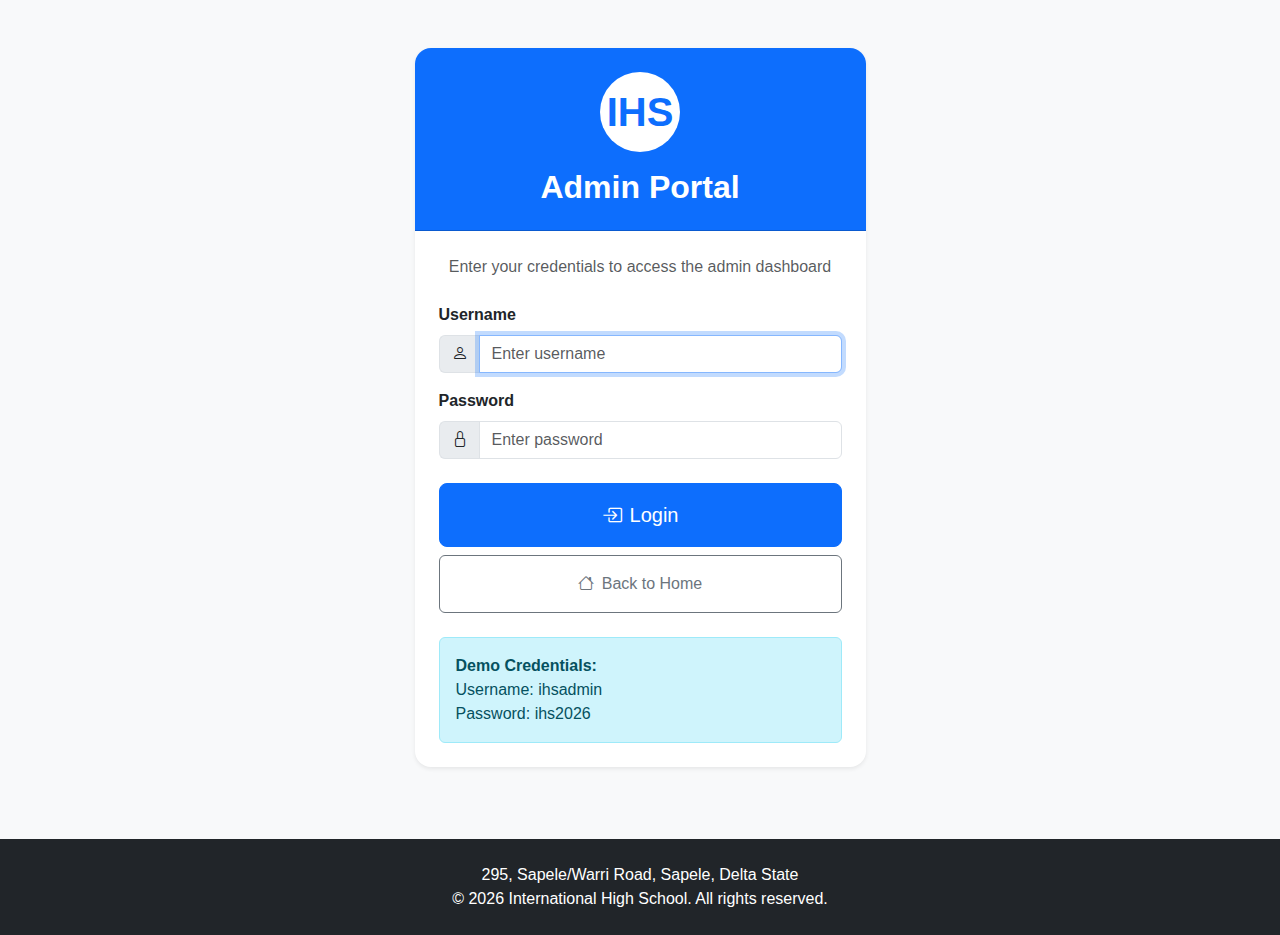
<file: admin/settings.html>
<!DOCTYPE html>
<html lang="en">
<head>
    <meta charset="UTF-8">
    <meta name="viewport" content="width=device-width, initial-scale=1.0">
    <title>Settings - IHS</title>
    <!-- Bootstrap CSS -->
    <link href="https://cdn.jsdelivr.net/npm/bootstrap@5.3.0/dist/css/bootstrap.min.css" rel="stylesheet">
    <link rel="stylesheet" href="https://cdn.jsdelivr.net/npm/bootstrap-icons@1.10.0/font/bootstrap-icons.css">
    <link href="../css/custom.css" rel="stylesheet">
    <style>
        :root {
            --sidebar-width: 280px;
            --sidebar-width-mobile: 220px;
            --header-height: 60px;
        }
        
        .admin-container {
            display: flex;
            min-height: 100vh;
        }
        
        .sidebar {
            width: var(--sidebar-width);
            height: 100vh;
            position: fixed;
            left: 0;
            top: 0;
            z-index: 1000;
            overflow-y: auto;
            box-shadow: 3px 0 10px rgba(0,0,0,0.1);
            transition: all 0.3s ease;
        }
        
        .sidebar.collapsed {
            width: 70px;
        }
        
        .sidebar.collapsed .sidebar-text {
            display: none;
        }
        
        .sidebar.collapsed .nav-text {
            display: none;
        }
        
        .content {
            flex: 1;
            margin-left: var(--sidebar-width);
            padding: 1.5rem;
            transition: margin-left 0.3s ease;
        }
        
        .main-header {
            height: var(--header-height);
            box-shadow: 0 2px 10px rgba(0,0,0,0.05);
            position: sticky;
            top: 0;
            z-index: 900;
            background: white;
            transition: margin-left 0.3s ease;
        }
        
        @media (max-width: 1199px) {
            .sidebar {
                width: var(--sidebar-width-mobile);
            }
            
            .content {
                margin-left: var(--sidebar-width-mobile);
            }
        }
        
        @media (max-width: 991px) {
            .sidebar {
                transform: translateX(-100%);
                width: 250px;
            }
            
            .sidebar.show {
                transform: translateX(0);
            }
            
            .content {
                margin-left: 0;
            }
            
            .main-header {
                margin-left: 0;
            }
            
            .toggle-sidebar {
                display: block;
            }
        }
        
        .nav-link {
            color: rgba(255,255,255,0.85);
            border-radius: 0.375rem;
            margin-bottom: 0.375rem;
            padding: 0.75rem 1rem;
            transition: all 0.2s ease;
            font-weight: 500;
        }
        
        .nav-link:hover, 
        .nav-link.active {
            color: white;
            background-color: rgba(255,255,255,0.15);
        }
        
        .nav-link i {
            min-width: 24px;
            text-align: center;
        }
        
        .card {
            border-radius: 0.75rem;
            box-shadow: 0 4px 6px rgba(0,0,0,0.05);
            margin-bottom: 1.25rem;
            transition: all 0.3s ease;
            border: none;
        }
        
        .card:hover {
            box-shadow: 0 6px 12px rgba(0,0,0,0.08);
            transform: translateY(-2px);
        }
        
        .card-header {
            font-weight: 600;
            border-radius: 0.75rem 0.75rem 0 0 !important;
            padding: 1rem 1.25rem;
            border-bottom: 1px solid rgba(0,0,0,0.05);
        }
        
        .settings-form .form-label {
            font-weight: 500;
            margin-bottom: 0.25rem;
        }
        
        .grade-table th {
            background-color: #e9ecef;
            font-weight: 600;
        }
        
        .grade-table tr:nth-child(even) {
            background-color: #f8f9fa;
        }
        
        .system-info .info-item {
            margin-bottom: 1rem;
            padding-bottom: 1rem;
            border-bottom: 1px solid #e9ecef;
        }
        
        .system-info .info-item:last-child {
            border-bottom: none;
            margin-bottom: 0;
            padding-bottom: 0;
        }
        
        .maintenance-warning {
            border-left: 3px solid #ffc107;
        }
        
        @media (max-width: 767px) {
            .main-header .dropdown-menu {
                position: absolute !important;
                inset: auto auto 0 0;
                margin: 0;
                transform: translate3d(0, 38px, 0) !important;
            }
            
            .grade-table {
                font-size: 0.85rem;
            }
            
            .grade-table td, 
            .grade-table th {
                padding: 0.5rem 0.75rem;
            }
        }
    </style>
</head>
<body>
    <div class="admin-container">
        <!-- Sidebar -->
        <aside class="sidebar bg-dark text-white" id="adminSidebar">
            <div class="p-3 text-center border-bottom border-secondary">
                <div class="bg-primary text-white rounded-circle d-flex align-items-center justify-content-center mx-auto mb-3" style="width: 50px; height: 50px;">
                    <span class="fs-5 fw-bold">IHS</span>
                </div>
                <h5 class="fw-bold sidebar-text">ADMIN PORTAL</h5>
            </div>
            <ul class="nav flex-column px-3 py-4">
                <li class="nav-item mb-2">
                    <a href="dashboard.html" class="nav-link">
                        <i class="bi bi-speedometer2 me-3 nav-text"></i>
                        <span class="nav-text">Dashboard</span>
                    </a>
                </li>
                <li class="nav-item mb-2">
                    <a href="pin-verification.html" class="nav-link">
                        <i class="bi bi-credit-card me-3 nav-text"></i>
                        <span class="nav-text">PIN Verification</span>
                    </a>
                </li>
                <li class="nav-item mb-2">
                    <a href="result-entry.html" class="nav-link">
                        <i class="bi bi-file-earmark-text me-3 nav-text"></i>
                        <span class="nav-text">Result Entry</span>
                    </a>
                </li>
                <li class="nav-item mb-2">
                    <a href="settings.html" class="nav-link active">
                        <i class="bi bi-gear me-3 nav-text"></i>
                        <span class="nav-text">Settings</span>
                    </a>
                </li>
                <li class="nav-item mt-4 pt-3 border-top border-secondary">
                    <a href="login.html" class="nav-link text-warning" id="logoutBtn">
                        <i class="bi bi-door-open me-3 nav-text"></i>
                        <span class="nav-text">Logout</span>
                    </a>
                </li>
            </ul>
        </aside>

        <!-- Main Content -->
        <main class="content">
            <header class="main-header bg-white shadow-sm p-2 p-md-3 mb-4 d-flex align-items-center">
                <button class="btn btn-outline-primary d-lg-none me-3 toggle-sidebar" type="button" id="sidebarToggle">
                    <i class="bi bi-list"></i>
                </button>
                <div class="container-fluid px-0">
                    <div class="d-flex justify-content-between align-items-center">
                        <h1 class="h4 mb-0 fw-bold">System Settings</h1>
                        <div class="dropdown">
                            <button class="btn btn-sm btn-outline-secondary dropdown-toggle d-flex align-items-center" type="button" id="userMenu" data-bs-toggle="dropdown">
                                <i class="bi bi-person-circle me-1"></i>
                                <span class="d-none d-md-inline">ihsadmin</span>
                            </button>
                            <ul class="dropdown-menu dropdown-menu-end">
                                <li><a class="dropdown-item" href="settings.html"><i class="bi bi-sliders me-2"></i>Profile Settings</a></li>
                                <li><a class="dropdown-item" href="#"><i class="bi bi-bell me-2"></i>Notifications <span class="badge bg-primary rounded-pill ms-1">2</span></a></li>
                                <li><hr class="dropdown-divider"></li>
                                <li><a class="dropdown-item text-danger" href="login.html" id="logoutBtn"><i class="bi bi-door-open me-2"></i>Logout</a></li>
                            </ul>
                        </div>
                    </div>
                </div>
            </header>

            <div class="container-fluid px-0 px-md-2">
                <div class="alert alert-info alert-dismissible fade show" role="alert">
                    <strong>Note:</strong> Changes to system settings affect all users. Please review carefully before saving.
                    <button type="button" class="btn-close" data-bs-dismiss="alert" aria-label="Close"></button>
                </div>
                
                <div class="row g-4">
                    <div class="col-12 col-lg-8">
                        <div class="card mb-4">
                            <div class="card-header bg-primary text-white d-flex justify-content-between align-items-center">
                                <h5 class="mb-0 fw-bold"><i class="bi bi-calendar3 me-2"></i>Academic Settings</h5>
                                <span class="badge bg-light text-primary">Session Configuration</span>
                            </div>
                            <div class="card-body">
                                <form id="academicSettingsForm">
                                    <div class="row g-3">
                                        <div class="col-md-6">
                                            <div>
                                                <label class="form-label fw-semibold small mb-1">Current Academic Session</label>
                                                <select class="form-select" required>
                                                    <option>2024/2025</option>
                                                    <option selected>2025/2026</option>
                                                    <option>2026/2027</option>
                                                </select>
                                            </div>
                                        </div>
                                        <div class="col-md-6">
                                            <div>
                                                <label class="form-label fw-semibold small mb-1">Current Term</label>
                                                <select class="form-select" required>
                                                    <option>First Term</option>
                                                    <option selected>Second Term</option>
                                                    <option>Third Term</option>
                                                </select>
                                            </div>
                                        </div>
                                        <div class="col-md-6">
                                            <div>
                                                <label class="form-label fw-semibold small mb-1">Next Term Begins</label>
                                                <input type="date" class="form-control" value="2026-05-10" required>
                                            </div>
                                        </div>
                                        <div class="col-md-6">
                                            <div>
                                                <label class="form-label fw-semibold small mb-1">Result Release Date</label>
                                                <input type="date" class="form-control" value="2026-04-28" required>
                                            </div>
                                        </div>
                                    </div>
                                    
                                    <div class="mt-4">
                                        <button type="submit" class="btn btn-primary btn-lg w-100">
                                            <i class="bi bi-check-circle me-2"></i>Save Academic Settings
                                        </button>
                                    </div>
                                </form>
                            </div>
                        </div>
                        
                        <div class="card mb-4">
                            <div class="card-header bg-info text-white">
                                <h5 class="mb-0 fw-bold"><i class="bi bi-stars me-2"></i>Grade Settings</h5>
                            </div>
                            <div class="card-body">
                                <div class="table-responsive">
                                    <table class="table table-bordered grade-table align-middle mb-0">
                                        <thead class="table-light">
                                            <tr>
                                                <th>Score Range</th>
                                                <th>Grade</th>
                                                <th>Remark</th>
                                            </tr>
                                        </thead>
                                        <tbody>
                                            <tr>
                                                <td class="fw-medium">70-100</td>
                                                <td class="fw-bold text-success">A</td>
                                                <td class="fw-medium">EXCELLENT</td>
                                            </tr>
                                            <tr>
                                                <td class="fw-medium">60-69</td>
                                                <td class="fw-bold text-primary">B</td>
                                                <td class="fw-medium">VERY GOOD</td>
                                            </tr>
                                            <tr>
                                                <td class="fw-medium">50-59</td>
                                                <td class="fw-bold text-warning">C</td>
                                                <td class="fw-medium">AVERAGE</td>
                                            </tr>
                                            <tr>
                                                <td class="fw-medium">45-49</td>
                                                <td class="fw-bold text-info">D</td>
                                                <td class="fw-medium">BELOW AVERAGE</td>
                                            </tr>
                                            <tr>
                                                <td class="fw-medium">40-44</td>
                                                <td class="fw-bold text-secondary">E</td>
                                                <td class="fw-medium">FAIR</td>
                                            </tr>
                                            <tr>
                                                <td class="fw-medium">0-39</td>
                                                <td class="fw-bold text-danger">F</td>
                                                <td class="fw-medium">FAIL</td>
                                            </tr>
                                        </tbody>
                                    </table>
                                </div>
                                <div class="mt-3 pt-3 border-top">
                                    <button class="btn btn-outline-info">
                                        <i class="bi bi-pencil me-2"></i>Edit Grade Scale
                                    </button>
                                </div>
                            </div>
                        </div>
                        
                        <div class="card">
                            <div class="card-header bg-warning text-dark">
                                <h5 class="mb-0 fw-bold"><i class="bi bi-credit-card me-2"></i>Payment Settings</h5>
                            </div>
                            <div class="card-body">
                                <form id="paymentSettingsForm">
                                    <div class="mb-3">
                                        <label class="form-label fw-semibold small mb-1">PIN Cost (₦)</label>
                                        <input type="number" class="form-control" value="1000" min="100" required>
                                    </div>
                                    <div class="mb-3">
                                        <label class="form-label fw-semibold small mb-1">Bank Name</label>
                                        <input type="text" class="form-control" value="First Bank of Nigeria" required>
                                    </div>
                                    <div class="mb-3">
                                        <label class="form-label fw-semibold small mb-1">Account Name</label>
                                        <input type="text" class="form-control" value="International High School" required>
                                    </div>
                                    <div class="mb-3">
                                        <label class="form-label fw-semibold small mb-1">Account Number</label>
                                        <input type="text" class="form-control" value="2034567890" required>
                                    </div>
                                    <div class="mb-3">
                                        <label class="form-label fw-semibold small mb-1">PIN Validity Period</label>
                                        <select class="form-select" required>
                                            <option>1 Session</option>
                                            <option selected>1 Academic Year</option>
                                            <option>2 Academic Years</option>
                                        </select>
                                    </div>
                                    <button type="submit" class="btn btn-warning btn-lg w-100">
                                        <i class="bi bi-check-circle me-2"></i>Save Payment Settings
                                    </button>
                                </form>
                            </div>
                        </div>
                    </div>
                    
                    <div class="col-12 col-lg-4">
                        <div class="card mb-4">
                            <div class="card-header bg-success text-white">
                                <h5 class="mb-0 fw-bold"><i class="bi bi-person-gear me-2"></i>Admin Accounts</h5>
                            </div>
                            <div class="card-body">
                                <div class="mb-3">
                                    <label class="form-label fw-semibold small mb-1">Current Password</label>
                                    <input type="password" class="form-control" placeholder="Enter current password">
                                </div>
                                <div class="mb-3">
                                    <label class="form-label fw-semibold small mb-1">New Password</label>
                                    <input type="password" class="form-control" placeholder="Enter new password">
                                    <small class="text-muted mt-1">Password must be at least 8 characters with letters and numbers</small>
                                </div>
                                <div class="mb-3">
                                    <label class="form-label fw-semibold small mb-1">Confirm Password</label>
                                    <input type="password" class="form-control" placeholder="Confirm new password">
                                </div>
                                <button class="btn btn-success w-100 py-2">
                                    <i class="bi bi-key me-2"></i>Change Password
                                </button>
                            </div>
                        </div>
                        
                        <div class="card mb-4">
                            <div class="card-header bg-secondary text-white">
                                <h5 class="mb-0 fw-bold"><i class="bi bi-info-circle me-2"></i>System Information</h5>
                            </div>
                            <div class="card-body system-info">
                                <div class="info-item">
                                    <small class="text-muted d-block mb-1">System Version</small>
                                    <div class="d-flex justify-content-between align-items-center">
                                        <strong class="fw-bold fs-5">2.1.0</strong>
                                        <span class="badge bg-light text-dark">Latest</span>
                                    </div>
                                </div>
                                <div class="info-item">
                                    <small class="text-muted d-block mb-1">Last Updated</small>
                                    <strong>January 8, 2026</strong>
                                </div>
                                <div class="info-item">
                                    <small class="text-muted d-block mb-1">Database Status</small>
                                    <div class="d-flex align-items-center">
                                        <span class="text-success me-2"><i class="bi bi-circle-fill fs-6"></i></span>
                                        <strong class="text-success">Connected</strong>
                                    </div>
                                </div>
                                <div class="info-item">
                                    <small class="text-muted d-block mb-1">Storage Usage</small>
                                    <div class="mt-2">
                                        <div class="progress" style="height: 10px;">
                                            <div class="progress-bar bg-primary" role="progressbar" style="width: 45%" aria-valuenow="45" aria-valuemin="0" aria-valuemax="100"></div>
                                        </div>
                                        <small class="text-muted mt-1">45% used (2.7GB of 6GB)</small>
                                    </div>
                                </div>
                            </div>
                        </div>
                        
                        <div class="card">
                            <div class="card-header bg-danger text-white">
                                <h5 class="mb-0 fw-bold"><i class="bi bi-tools me-2"></i>System Maintenance</h5>
                            </div>
                            <div class="card-body">
                                <div class="alert alert-warning maintenance-warning mb-3">
                                    <strong><i class="bi bi-exclamation-triangle me-1"></i> Warning:</strong> These actions affect the entire system. Use with caution.
                                </div>
                                <div class="d-grid gap-2">
                                    <button class="btn btn-outline-danger d-flex align-items-center justify-content-center">
                                        <i class="bi bi-database me-2"></i>Backup Database
                                    </button>
                                    <button class="btn btn-outline-danger d-flex align-items-center justify-content-center">
                                        <i class="bi bi-arrow-repeat me-2"></i>Clear Cache
                                    </button>
                                    <button class="btn btn-danger d-flex align-items-center justify-content-center">
                                        <i class="bi bi-power me-2"></i>Restart System
                                    </button>
                                </div>
                            </div>
                        </div>
                    </div>
                </div>
            </div>
        </main>
    </div>

    <!-- Logout Confirmation Modal -->
    <div class="modal fade" id="logoutModal" tabindex="-1" aria-hidden="true">
        <div class="modal-dialog modal-dialog-centered">
            <div class="modal-content">
                <div class="modal-header bg-warning">
                    <h5 class="modal-title fw-bold"><i class="bi bi-door-open me-2"></i>Confirm Logout</h5>
                    <button type="button" class="btn-close" data-bs-dismiss="modal" aria-label="Close"></button>
                </div>
                <div class="modal-body text-center py-4">
                    <div class="text-warning mb-3">
                        <i class="bi bi-exclamation-triangle fs-1"></i>
                    </div>
                    <p class="lead mb-0">Are you sure you want to logout?</p>
                    <p class="text-muted small mt-2">You'll need to log in again to access the admin portal.</p>
                </div>
                <div class="modal-footer justify-content-center border-0 py-3">
                    <button type="button" class="btn btn-outline-secondary px-4" data-bs-dismiss="modal">
                        <i class="bi bi-x-circle me-1"></i>Cancel
                    </button>
                    <button type="button" class="btn btn-warning px-4" id="confirmLogout">
                        <i class="bi bi-door-open me-1"></i>Logout
                    </button>
                </div>
            </div>
        </div>
    </div>

    <!-- Success Modal -->
    <div class="modal fade" id="successModal" tabindex="-1" aria-hidden="true">
        <div class="modal-dialog modal-dialog-centered">
            <div class="modal-content">
                <div class="modal-body p-4 text-center">
                    <div class="bg-success bg-opacity-10 text-success rounded-circle d-inline-flex align-items-center justify-content-center mx-auto mb-3" style="width: 70px; height: 70px;">
                        <i class="bi bi-check2-circle fs-2"></i>
                    </div>
                    <h4 class="fw-bold mb-2" id="successTitle">Logged Out Successfully</h4>
                    <p class="text-muted mb-3" id="successMessage">You have been successfully logged out of the admin portal.</p>
                    <button class="btn btn-primary" id="redirectLogin">
                        <i class="bi bi-box-arrow-in-right me-1"></i> Go to Login
                    </button>
                </div>
            </div>
        </div>
    </div>

    <!-- Bootstrap JS Bundle -->
    <script src="https://cdn.jsdelivr.net/npm/bootstrap@5.3.0/dist/js/bootstrap.bundle.min.js"></script>
    <!-- Custom JS -->
    <script src="../js/script.js"></script>
    <script>
        document.addEventListener('DOMContentLoaded', function() {
            // Check if admin is logged in
            if (localStorage.getItem('adminLoggedIn') !== 'true') {
                window.location.href = 'login.html';
            }
            
            // Sidebar toggle for mobile
            const sidebarToggle = document.getElementById('sidebarToggle');
            const adminSidebar = document.getElementById('adminSidebar');
            
            if (sidebarToggle && adminSidebar) {
                sidebarToggle.addEventListener('click', function() {
                    adminSidebar.classList.toggle('show');
                });
            }
            
            // Handle window resize to hide sidebar on large screens
            window.addEventListener('resize', function() {
                if (window.innerWidth > 991 && adminSidebar) {
                    adminSidebar.classList.remove('show');
                }
            });
            
            // Get modal elements
            const logoutModal = new bootstrap.Modal(document.getElementById('logoutModal'));
            const successModal = new bootstrap.Modal(document.getElementById('successModal'));
            const confirmLogoutBtn = document.getElementById('confirmLogout');
            const redirectLoginBtn = document.getElementById('redirectLogin');
            
            // Logout functionality - show modal instead of alert
            const logoutButtons = document.querySelectorAll('#logoutBtn');
            logoutButtons.forEach(button => {
                button.addEventListener('click', function(e) {
                    e.preventDefault();
                    logoutModal.show();
                });
            });
            
            // Confirm logout button
            confirmLogoutBtn.addEventListener('click', function() {
                localStorage.removeItem('adminLoggedIn');
                
                // Update success modal content
                document.getElementById('successTitle').textContent = 'Logged Out Successfully';
                document.getElementById('successMessage').textContent = 'You have been successfully logged out of the admin portal.';
                
                // Show success modal
                logoutModal.hide();
                successModal.show();
            });
            
            // Redirect to login
            redirectLoginBtn.addEventListener('click', function() {
                successModal.hide();
                window.location.href = 'login.html';
            });
            
            // Form submissions with notifications
            document.getElementById('academicSettingsForm').addEventListener('submit', function(e) {
                e.preventDefault();
                
                // Show success toast
                const toast = document.createElement('div');
                toast.className = 'toast align-items-center text-bg-success border-0 position-fixed bottom-0 end-0 m-3';
                toast.setAttribute('role', 'alert');
                toast.setAttribute('aria-live', 'assertive');
                toast.setAttribute('aria-atomic', 'true');
                toast.innerHTML = `
                    <div class="d-flex">
                        <div class="toast-body">
                            Academic settings saved successfully!
                        </div>
                        <button type="button" class="btn-close btn-close-white me-2 m-auto" data-bs-dismiss="toast" aria-label="Close"></button>
                    </div>
                `;
                document.body.appendChild(toast);
                
                const bsToast = new bootstrap.Toast(toast, { delay: 3000 });
                bsToast.show();
                
                // Remove toast after hiding
                toast.addEventListener('hidden.bs.toast', function() {
                    this.remove();
                });
            });
            
            document.getElementById('paymentSettingsForm').addEventListener('submit', function(e) {
                e.preventDefault();
                
                // Show success toast
                const toast = document.createElement('div');
                toast.className = 'toast align-items-center text-bg-success border-0 position-fixed bottom-0 end-0 m-3';
                toast.setAttribute('role', 'alert');
                toast.setAttribute('aria-live', 'assertive');
                toast.setAttribute('aria-atomic', 'true');
                toast.innerHTML = `
                    <div class="d-flex">
                        <div class="toast-body">
                            Payment settings saved successfully!
                        </div>
                        <button type="button" class="btn-close btn-close-white me-2 m-auto" data-bs-dismiss="toast" aria-label="Close"></button>
                    </div>
                `;
                document.body.appendChild(toast);
                
                const bsToast = new bootstrap.Toast(toast, { delay: 3000 });
                bsToast.show();
                
                // Remove toast after hiding
                toast.addEventListener('hidden.bs.toast', function() {
                    this.remove();
                });
            });
        });
    </script>
</body>
</html>
</file>
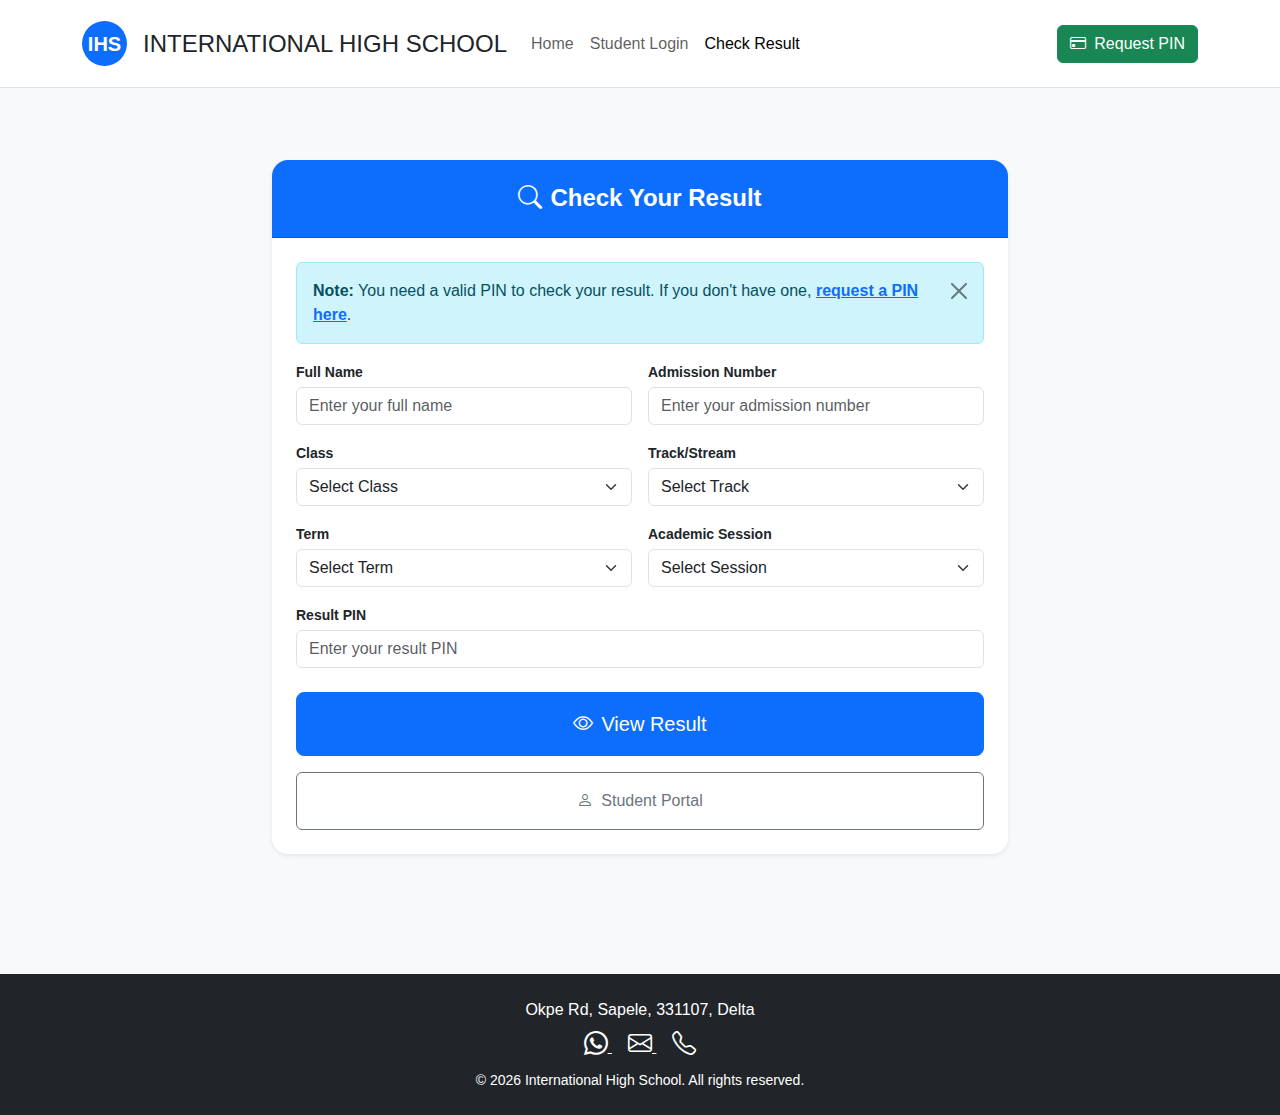
<file: student/check-result.html>
<!DOCTYPE html>
<html lang="en">
<head>
    <meta charset="UTF-8">
    <meta name="viewport" content="width=device-width, initial-scale=1.0">
    <title>Check Result - IHS</title>
    <!-- Bootstrap CSS -->
    <link href="https://cdn.jsdelivr.net/npm/bootstrap@5.3.0/dist/css/bootstrap.min.css" rel="stylesheet">
    <link rel="stylesheet" href="https://cdn.jsdelivr.net/npm/bootstrap-icons@1.10.0/font/bootstrap-icons.css">
    <link href="../css/custom.css" rel="stylesheet">
    <style>
        :root {
            --primary-color: #0d6efd;
            --success-color: #198754;
            --info-color: #0dcaf0;
            --warning-color: #ffc107;
            --danger-color: #dc3545;
        }
        
        body {
            font-family: 'Segoe UI', Tahoma, Geneva, Verdana, sans-serif;
        }
        
        .card {
            border-radius: 1rem;
            box-shadow: 0 0.5rem 1rem rgba(0, 0, 0, 0.15);
            border: none;
            transition: transform 0.3s ease, box-shadow 0.3s ease;
            margin-bottom: 1.5rem;
        }
        
        .card:hover {
            transform: translateY(-5px);
            box-shadow: 0 0.75rem 1.5rem rgba(0, 0, 0, 0.2);
        }
        
        .card-header {
            border-radius: 1rem 1rem 0 0 !important;
            padding: 1.25rem 1.5rem;
            font-weight: 600;
        }
        
        .form-control:focus, 
        .form-select:focus {
            border-color: var(--primary-color);
            box-shadow: 0 0 0 0.25rem rgba(13, 110, 253, 0.25);
        }
        
        .btn-primary {
            background-color: var(--primary-color);
            border-color: var(--primary-color);
            transition: all 0.3s ease;
        }
        
        .btn-primary:hover {
            background-color: #0b5ed7;
            border-color: #0a58ca;
            transform: translateY(-2px);
            box-shadow: 0 4px 8px rgba(13, 110, 253, 0.3);
        }
        
        .btn-success {
            background-color: var(--success-color);
            border-color: var(--success-color);
            transition: all 0.3s ease;
        }
        
        .btn-success:hover {
            background-color: #157347;
            border-color: #146c43;
            transform: translateY(-2px);
            box-shadow: 0 4px 8px rgba(25, 135, 84, 0.3);
        }
        
        .alert-link {
            color: var(--primary-color);
            text-decoration: underline;
        }
        
        .alert-link:hover {
            color: #0a58ca;
        }
        
        .loading-spinner {
            display: inline-block;
            width: 1.5rem;
            height: 1.5rem;
            border: 2px solid rgba(0, 0, 0, 0.1);
            border-left-color: var(--primary-color);
            border-radius: 50%;
            animation: spinner 0.75s linear infinite;
        }
        
        @keyframes spinner {
            to { transform: rotate(360deg); }
        }
        
        .success-icon {
            font-size: 3rem;
            color: var(--success-color);
            margin-bottom: 1rem;
        }
        
        .error-icon {
            font-size: 3rem;
            color: var(--danger-color);
            margin-bottom: 1rem;
        }
        
        .toast-container {
            position: fixed;
            top: 1rem;
            right: 1rem;
            z-index: 1100;
        }
        
        @media (max-width: 768px) {
            .card {
                margin-bottom: 1rem;
            }
            
            .card-header {
                padding: 1rem;
            }
            
            .btn-lg {
                font-size: 1rem;
                padding: 0.75rem 1rem;
            }
        }
    </style>
</head>
<body class="bg-light">
    <header class="py-2 mb-4 border-bottom bg-white sticky-top">
        <div class="container">
            <nav class="navbar navbar-expand-lg navbar-light px-0">
                <div class="container-fluid p-0">
                    <a href="/" class="navbar-brand d-flex align-items-center text-dark text-decoration-none">
                        <div class="bg-primary text-white rounded-circle d-flex align-items-center justify-content-center me-2" style="width: 45px; height: 45px;">
                            <span class="fs-5 fw-bold">IHS</span>
                        </div>
                        <span class="d-none d-md-block fs-4 ms-2">INTERNATIONAL HIGH SCHOOL</span>
                        <span class="d-md-none fs-5 fw-bold ms-2">IHS</span>
                    </a>
                    
                    <button class="navbar-toggler" type="button" data-bs-toggle="collapse" data-bs-target="#navbarContent" 
                            aria-controls="navbarContent" aria-expanded="false" aria-label="Toggle navigation">
                        <span class="navbar-toggler-icon"></span>
                    </button>
                    
                    <div class="collapse navbar-collapse" id="navbarContent">
                        <ul class="navbar-nav me-auto mb-2 mb-lg-0">
                            <li class="nav-item">
                                <a href="../index.html" class="nav-link">Home</a>
                            </li>
                            <li class="nav-item">
                                <a href="login.html" class="nav-link">Student Login</a>
                            </li>
                            <li class="nav-item">
                                <a href="check-result.html" class="nav-link active">Check Result</a>
                            </li>
                        </ul>
                        <div class="d-grid gap-2 d-md-flex justify-content-md-end">
                            <a href="request-pin.html" class="btn btn-success">
                                <i class="bi bi-credit-card me-1"></i>
                                <span class="d-md-none">Request PIN</span>
                                <span class="d-none d-md-inline">Request PIN</span>
                            </a>
                        </div>
                    </div>
                </div>
            </nav>
        </div>
    </header>

    <main class="container py-4 py-md-5">
        <div class="row justify-content-center">
            <div class="col-lg-8">
                <div class="card shadow-sm border-0">
                    <div class="card-header bg-primary text-white text-center py-3 py-md-4">
                        <h2 class="mb-0 fw-bold fs-4 fs-md-3"><i class="bi bi-search me-2"></i>Check Your Result</h2>
                    </div>
                    <div class="card-body p-3 p-md-4">
                        <div class="alert alert-info alert-dismissible fade show" role="alert">
                            <strong>Note:</strong> You need a valid PIN to check your result. If you don't have one, 
                            <a href="request-pin.html" class="alert-link">request a PIN here</a>.
                            <button type="button" class="btn-close" data-bs-dismiss="alert" aria-label="Close"></button>
                        </div>
                        
                        <form id="checkResultForm">
                            <div class="row g-3">
                                <div class="col-12 col-md-6">
                                    <div>
                                        <label class="form-label fw-semibold small mb-1">Full Name</label>
                                        <input type="text" class="form-control" id="studentName" placeholder="Enter your full name" required>
                                        <div class="invalid-feedback">Please enter your full name</div>
                                    </div>
                                </div>
                                <div class="col-12 col-md-6">
                                    <div>
                                        <label class="form-label fw-semibold small mb-1">Admission Number</label>
                                        <input type="text" class="form-control" id="admissionNo" placeholder="Enter your admission number" required>
                                        <div class="invalid-feedback">Please enter your admission number</div>
                                    </div>
                                </div>
                                <div class="col-12 col-md-6">
                                    <div>
                                        <label class="form-label fw-semibold small mb-1">Class</label>
                                        <select class="form-select" id="studentClass" required>
                                            <option value="">Select Class</option>
                                            <option>SS1</option>
                                            <option>SS2</option>
                                            <option>SS3</option>
                                            <option>JSS1</option>
                                            <option>JSS2</option>
                                            <option>JSS3</option>
                                        </select>
                                        <div class="invalid-feedback">Please select your class</div>
                                    </div>
                                </div>
                                <div class="col-12 col-md-6">
                                    <div>
                                        <label class="form-label fw-semibold small mb-1">Track/Stream</label>
                                        <select class="form-select" id="studentTrack" required>
                                            <option value="">Select Track</option>
                                            <option>Science</option>
                                            <option>Arts</option>
                                            <option>Commercial</option>
                                        </select>
                                        <div class="invalid-feedback">Please select your track/stream</div>
                                    </div>
                                </div>
                                <div class="col-12 col-md-6">
                                    <div>
                                        <label class="form-label fw-semibold small mb-1">Term</label>
                                        <select class="form-select" id="studentTerm" required>
                                            <option value="">Select Term</option>
                                            <option>First Term</option>
                                            <option>Second Term</option>
                                            <option>Third Term</option>
                                        </select>
                                        <div class="invalid-feedback">Please select a term</div>
                                    </div>
                                </div>
                                <div class="col-12 col-md-6">
                                    <div>
                                        <label class="form-label fw-semibold small mb-1">Academic Session</label>
                                        <select class="form-select" id="studentSession" required>
                                            <option value="">Select Session</option>
                                            <option>2024/2025</option>
                                            <option>2025/2026</option>
                                            <option>2026/2027</option>
                                        </select>
                                        <div class="invalid-feedback">Please select an academic session</div>
                                    </div>
                                </div>
                                <div class="col-12">
                                    <div>
                                        <label class="form-label fw-semibold small mb-1">Result PIN</label>
                                        <input type="password" class="form-control" id="studentPin" placeholder="Enter your result PIN" required>
                                        <div class="invalid-feedback">Please enter your valid PIN</div>
                                    </div>
                                </div>
                            </div>

                            <div class="d-grid gap-3 mt-4">
                                <button type="submit" class="btn btn-primary btn-lg py-3" id="submitBtn">
                                    <span class="spinner-grow spinner-grow-sm me-2 d-none" id="loadingSpinner" role="status" aria-hidden="true"></span>
                                    <i class="bi bi-eye me-2"></i>View Result
                                </button>
                                <a href="login.html" class="btn btn-outline-secondary py-3">
                                    <i class="bi bi-person me-2"></i>Student Portal
                                </a>
                            </div>
                        </form>
                    </div>
                </div>
            </div>
        </div>
    </main>

    <!-- Success Modal -->
    <div class="modal fade" id="successModal" tabindex="-1" aria-hidden="true">
        <div class="modal-dialog modal-dialog-centered">
            <div class="modal-content">
                <div class="modal-body p-4 text-center">
                    <div class="success-icon">
                        <i class="bi bi-check-circle-fill"></i>
                    </div>
                    <h4 class="fw-bold mb-2">PIN Verified Successfully!</h4>
                    <p class="text-muted mb-3">Your result is being prepared. Please wait while we load your examination results.</p>
                    <div class="progress mt-3" style="height: 8px;">
                        <div class="progress-bar progress-bar-striped progress-bar-animated bg-success" role="progressbar" style="width: 100%"></div>
                    </div>
                </div>
            </div>
        </div>
    </div>

    <!-- Error Modal -->
    <div class="modal fade" id="errorModal" tabindex="-1" aria-hidden="true">
        <div class="modal-dialog modal-dialog-centered">
            <div class="modal-content">
                <div class="modal-header bg-danger text-white">
                    <h5 class="modal-title fw-bold"><i class="bi bi-exclamation-triangle me-2"></i>Invalid PIN or Details</h5>
                    <button type="button" class="btn-close btn-close-white" data-bs-dismiss="modal" aria-label="Close"></button>
                </div>
                <div class="modal-body text-center py-4">
                    <div class="error-icon">
                        <i class="bi bi-x-circle-fill"></i>
                    </div>
                    <h5 class="mb-2">Please check your information</h5>
                    <p class="text-muted mb-0" id="errorMessage">Your PIN or student details may be incorrect. Please verify and try again.</p>
                </div>
                <div class="modal-footer justify-content-center border-0 py-3">
                    <button type="button" class="btn btn-outline-secondary px-4" data-bs-dismiss="modal">
                        <i class="bi bi-arrow-left me-1"></i>Try Again
                    </button>
                    <button type="button" class="btn btn-danger px-4" id="requestPinBtn">
                        <i class="bi bi-credit-card me-1"></i>Request PIN
                    </button>
                </div>
            </div>
        </div>
    </div>

    <!-- Toast Container -->
    <div class="toast-container position-fixed bottom-0 end-0 p-3">
        <!-- Toasts will be dynamically added here -->
    </div>

    <footer class="py-3 py-md-4 mt-4 mt-md-5 bg-dark text-white">
        <div class="container text-center">
            <p class="mb-1">Okpe Rd, Sapele, 331107, Delta</p>
            <div class="mb-2">
                <a href="https://wa.me/2348031234567" class="text-white mx-2" target="_blank" aria-label="WhatsApp">
                    <i class="bi bi-whatsapp fs-4"></i>
                </a>
                <a href="mailto:info@internationalhighschool.edu.ng" class="text-white mx-2" target="_blank" aria-label="Email">
                    <i class="bi bi-envelope fs-4"></i>
                </a>
                <a href="tel:+2348031234567" class="text-white mx-2" aria-label="Call">
                    <i class="bi bi-telephone fs-4"></i>
                </a>
            </div>
            <p class="mb-0 small">&copy; 2026 International High School. All rights reserved.</p>
        </div>
    </footer>

    <!-- Bootstrap JS Bundle -->
    <script src="https://cdn.jsdelivr.net/npm/bootstrap@5.3.0/dist/js/bootstrap.bundle.min.js"></script>
    <!-- Custom JS -->
    <script src="../js/script.js"></script>
    <script>
        document.addEventListener('DOMContentLoaded', function() {
            const form = document.getElementById('checkResultForm');
            const submitBtn = document.getElementById('submitBtn');
            const loadingSpinner = document.getElementById('loadingSpinner');
            const successModal = new bootstrap.Modal(document.getElementById('successModal'));
            const errorModal = new bootstrap.Modal(document.getElementById('errorModal'));
            const requestPinBtn = document.getElementById('requestPinBtn');
            
            // Check URL parameters for direct access with PIN
            const urlParams = new URLSearchParams(window.location.search);
            const adm = urlParams.get('adm');
            const pin = urlParams.get('pin');
            
            if (adm && pin) {
                document.getElementById('admissionNo').value = adm;
                document.getElementById('studentPin').value = pin;
                
                // Auto-fill other fields for demo
                if (adm === 'SS1SC2026001') {
                    document.getElementById('studentName').value = 'Emmanuel Ochuko Omoniyi';
                    document.getElementById('studentClass').value = 'SS1';
                    document.getElementById('studentTrack').value = 'Science';
                    document.getElementById('studentTerm').value = 'Second Term';
                    document.getElementById('studentSession').value = '2025/2026';
                }
            }
            
            // Request PIN button handler
            requestPinBtn.addEventListener('click', function() {
                errorModal.hide();
                // Add slight delay for better UX
                setTimeout(function() {
                    window.location.href = 'request-pin.html';
                }, 300);
            });
            
            // Form submission handler
            form.addEventListener('submit', function(e) {
                e.preventDefault();
                
                // Reset validation states
                form.querySelectorAll('.is-invalid').forEach(el => {
                    el.classList.remove('is-invalid');
                });
                
                let isValid = true;
                let errors = [];
                
                // Get form values
                const name = document.getElementById('studentName').value.trim();
                const admissionNo = document.getElementById('admissionNo').value.trim();
                const studentClass = document.getElementById('studentClass').value;
                const track = document.getElementById('studentTrack').value;
                const term = document.getElementById('studentTerm').value;
                const session = document.getElementById('studentSession').value;
                const pin = document.getElementById('studentPin').value.trim();
                
                // Validate fields
                if (!name) {
                    document.getElementById('studentName').classList.add('is-invalid');
                    errors.push('Full name is required');
                    isValid = false;
                }
                
                if (!admissionNo) {
                    document.getElementById('admissionNo').classList.add('is-invalid');
                    errors.push('Admission number is required');
                    isValid = false;
                }
                
                if (!studentClass) {
                    document.getElementById('studentClass').classList.add('is-invalid');
                    errors.push('Class selection is required');
                    isValid = false;
                }
                
                if (!track) {
                    document.getElementById('studentTrack').classList.add('is-invalid');
                    errors.push('Track selection is required');
                    isValid = false;
                }
                
                if (!term) {
                    document.getElementById('studentTerm').classList.add('is-invalid');
                    errors.push('Term selection is required');
                    isValid = false;
                }
                
                if (!session) {
                    document.getElementById('studentSession').classList.add('is-invalid');
                    errors.push('Academic session is required');
                    isValid = false;
                }
                
                if (!pin) {
                    document.getElementById('studentPin').classList.add('is-invalid');
                    errors.push('PIN is required');
                    isValid = false;
                }
                
                // Show error modal if validation fails
                if (!isValid) {
                    document.getElementById('errorMessage').textContent = 
                        errors.length > 1 ? 'Please fill in all required fields' : errors[0];
                    errorModal.show();
                    return;
                }
                
                // Show loading state
                submitBtn.disabled = true;
                loadingSpinner.classList.remove('d-none');
                
                // For demo purposes, we'll use a sample student
                if (pin === 'IHS2026SS1SC' && admissionNo === 'SS1SC2026001') {
                    // Save result check in localStorage for demo purposes
                    const result = {
                        name: name,
                        admissionNo: admissionNo,
                        class: studentClass,
                        track: track,
                        term: term,
                        session: session,
                        pin: pin,
                        checkedAt: new Date().toISOString()
                    };
                    
                    // Get existing results or initialize empty array
                    const results = JSON.parse(localStorage.getItem('resultChecks') || '[]');
                    results.push(result);
                    localStorage.setItem('resultChecks', JSON.stringify(results));
                    
                    // Show success modal
                    successModal.show();
                    
                    // Redirect to result page after a short delay
                    setTimeout(function() {
                        window.location.href = `result-details.html?name=${encodeURIComponent(name)}&adm=${admissionNo}&class=${studentClass}&track=${track}&term=${term}&session=${session}&pin=${pin}`;
                    }, 1500);
                    
                } else {
                    // Show error modal for invalid PIN
                    document.getElementById('errorMessage').textContent = 
                        'Your PIN or student details may be incorrect. Please verify and try again.';
                    errorModal.show();
                    
                    // Hide loading state
                    submitBtn.disabled = false;
                    loadingSpinner.classList.add('d-none');
                }
            });
        });
    </script>
</body>
</html>
</file>
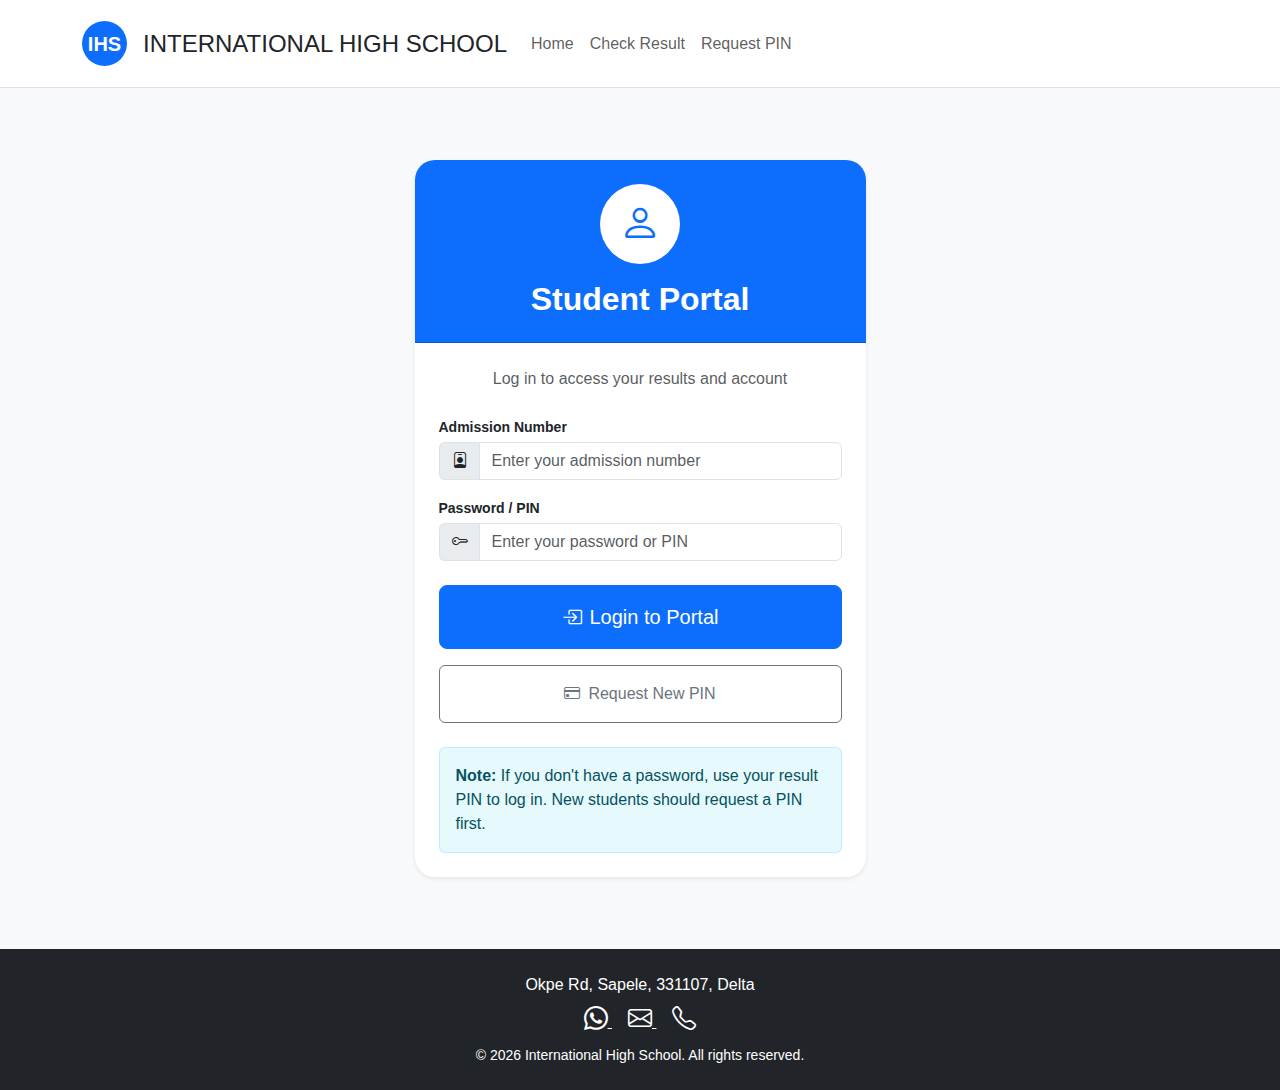
<file: student/login.html>
<!DOCTYPE html>
<html lang="en">
<head>
    <meta charset="UTF-8">
    <meta name="viewport" content="width=device-width, initial-scale=1.0">
    <title>Student Login - IHS</title>
    <!-- Bootstrap CSS -->
    <link href="https://cdn.jsdelivr.net/npm/bootstrap@5.3.0/dist/css/bootstrap.min.css" rel="stylesheet">
    <link rel="stylesheet" href="https://cdn.jsdelivr.net/npm/bootstrap-icons@1.10.0/font/bootstrap-icons.css">
    <link href="../css/custom.css" rel="stylesheet">
    <style>
        :root {
            --primary-color: #0d6efd;
            --success-color: #198754;
            --info-color: #0dcaf0;
            --warning-color: #ffc107;
            --danger-color: #dc3545;
            --light-color: #f8f9fa;
            --dark-color: #212529;
        }
        
        body {
            font-family: 'Segoe UI', Tahoma, Geneva, Verdana, sans-serif;
            min-height: 100vh;
            display: flex;
            flex-direction: column;
        }
        
        .card {
            border-radius: 1.25rem;
            box-shadow: 0 0.75rem 1.5rem rgba(0, 0, 0, 0.18);
            border: none;
            transition: transform 0.3s ease, box-shadow 0.3s ease;
            margin-bottom: 1.5rem;
        }
        
        .card:hover {
            transform: translateY(-5px);
            box-shadow: 0 1rem 2rem rgba(0, 0, 0, 0.22);
        }
        
        .card-header {
            border-radius: 1.25rem 1.25rem 0 0 !important;
            padding: 1.5rem;
        }
        
        .form-control:focus, 
        .form-select:focus {
            border-color: var(--primary-color);
            box-shadow: 0 0 0 0.25rem rgba(13, 110, 253, 0.25);
        }
        
        .btn-primary {
            background-color: var(--primary-color);
            border-color: var(--primary-color);
            transition: all 0.3s ease;
        }
        
        .btn-primary:hover {
            background-color: #0b5ed7;
            border-color: #0a58ca;
            transform: translateY(-2px);
            box-shadow: 0 4px 8px rgba(13, 110, 253, 0.3);
        }
        
        .btn-outline-secondary:hover {
            transform: translateY(-2px);
            box-shadow: 0 4px 8px rgba(0, 0, 0, 0.1);
        }
        
        .input-group-text {
            background-color: #e9ecef;
            border-right: none;
        }
        
        .alert-info {
            background-color: rgba(13, 202, 240, 0.1);
            border-color: rgba(13, 202, 240, 0.2);
        }
        
        .loading-spinner {
            display: inline-block;
            width: 1.5rem;
            height: 1.5rem;
            border: 2px solid rgba(0, 0, 0, 0.1);
            border-left-color: var(--primary-color);
            border-radius: 50%;
            animation: spinner 0.75s linear infinite;
        }
        
        @keyframes spinner {
            to { transform: rotate(360deg); }
        }
        
        .success-icon {
            font-size: 3rem;
            color: var(--success-color);
            margin-bottom: 1rem;
        }
        
        .error-icon {
            font-size: 3rem;
            color: var(--danger-color);
            margin-bottom: 1rem;
        }
        
        .toast-container {
            position: fixed;
            bottom: 1rem;
            right: 1rem;
            z-index: 1100;
        }
        
        footer {
            margin-top: auto;
            padding: 1.5rem 0;
        }
        
        .header-nav {
            transition: all 0.3s ease;
        }
        
        .header-nav:hover {
            background-color: rgba(0, 0, 0, 0.05);
        }
        
        @media (max-width: 768px) {
            .card {
                margin: 1rem;
            }
            
            .card-header {
                padding: 1.25rem;
            }
            
            .btn-lg {
                padding: 0.75rem 1rem;
                font-size: 1rem;
            }
            
            .icon-circle {
                width: 70px;
                height: 70px;
                font-size: 1.5rem;
            }
        }
    </style>
</head>
<body class="bg-light">
    <header class="py-2 mb-4 border-bottom bg-white sticky-top">
        <div class="container">
            <nav class="navbar navbar-expand-lg navbar-light px-0">
                <div class="container-fluid p-0">
                    <a href="/" class="navbar-brand d-flex align-items-center text-dark text-decoration-none">
                        <div class="bg-primary text-white rounded-circle d-flex align-items-center justify-content-center me-2" style="width: 45px; height: 45px;">
                            <span class="fs-5 fw-bold">IHS</span>
                        </div>
                        <span class="d-none d-md-block fs-4 ms-2">INTERNATIONAL HIGH SCHOOL</span>
                        <span class="d-md-none fs-5 fw-bold ms-2">IHS</span>
                    </a>
                    
                    <button class="navbar-toggler" type="button" data-bs-toggle="collapse" data-bs-target="#navbarContent" 
                            aria-controls="navbarContent" aria-expanded="false" aria-label="Toggle navigation">
                        <span class="navbar-toggler-icon"></span>
                    </button>
                    
                    <div class="collapse navbar-collapse" id="navbarContent">
                        <ul class="navbar-nav me-auto mb-2 mb-lg-0">
                            <li class="nav-item">
                                <a href="../index.html" class="nav-link">Home</a>
                            </li>
                            <li class="nav-item">
                                <a href="check-result.html" class="nav-link">Check Result</a>
                            </li>
                            <li class="nav-item">
                                <a href="request-pin.html" class="nav-link">Request PIN</a>
                            </li>
                        </ul>
                    </div>
                </div>
            </nav>
        </div>
    </header>

    <main class="container py-4 py-md-5">
        <div class="row justify-content-center">
            <div class="col-md-8 col-lg-6 col-xl-5">
                <div class="card shadow-sm border-0">
                    <div class="card-header bg-primary text-white text-center py-4">
                        <div class="bg-white text-primary rounded-circle d-inline-flex align-items-center justify-content-center mb-3 icon-circle" style="width: 80px; height: 80px;">
                            <i class="bi bi-person fs-1"></i>
                        </div>
                        <h2 class="mb-0 fw-bold">Student Portal</h2>
                    </div>
                    <div class="card-body p-3 p-md-4">
                        <div class="text-center mb-4">
                            <p class="text-muted">Log in to access your results and account</p>
                        </div>
                        
                        <form id="studentLoginForm">
                            <div class="mb-3">
                                <label class="form-label fw-semibold small mb-1">Admission Number</label>
                                <div class="input-group">
                                    <span class="input-group-text"><i class="bi bi-person-badge"></i></span>
                                    <input type="text" class="form-control" id="admissionNumber" placeholder="Enter your admission number" required>
                                </div>
                                <div class="invalid-feedback">Please enter your admission number</div>
                            </div>
                            
                            <div class="mb-4">
                                <label class="form-label fw-semibold small mb-1">Password / PIN</label>
                                <div class="input-group">
                                    <span class="input-group-text"><i class="bi bi-key"></i></span>
                                    <input type="password" class="form-control" id="password" placeholder="Enter your password or PIN" required>
                                </div>
                                <div class="invalid-feedback">Please enter your password or PIN</div>
                            </div>
                            
                            <div class="d-grid gap-3">
                                <button type="submit" class="btn btn-primary btn-lg py-3" id="loginBtn">
                                    <span class="spinner-grow spinner-grow-sm me-2 d-none" id="loadingSpinner" role="status" aria-hidden="true"></span>
                                    <i class="bi bi-box-arrow-in-right me-2"></i>Login to Portal
                                </button>
                                <a href="request-pin.html" class="btn btn-outline-secondary py-3">
                                    <i class="bi bi-credit-card me-2"></i>Request New PIN
                                </a>
                            </div>
                        </form>
                        
                        <div class="alert alert-info mt-4 mb-0">
                            <strong>Note:</strong> If you don't have a password, use your result PIN to log in. 
                            New students should request a PIN first.
                        </div>
                    </div>
                </div>
            </div>
        </div>
    </main>

    <!-- Error Modal -->
    <div class="modal fade" id="errorModal" tabindex="-1" aria-hidden="true">
        <div class="modal-dialog modal-dialog-centered">
            <div class="modal-content">
                <div class="modal-header bg-danger text-white">
                    <h5 class="modal-title fw-bold"><i class="bi bi-exclamation-triangle me-2"></i>Login Failed</h5>
                    <button type="button" class="btn-close btn-close-white" data-bs-dismiss="modal" aria-label="Close"></button>
                </div>
                <div class="modal-body text-center py-4">
                    <div class="error-icon">
                        <i class="bi bi-x-circle-fill"></i>
                    </div>
                    <h5 class="mb-2">Invalid Credentials</h5>
                    <p class="text-muted mb-0" id="errorMessage">Invalid admission number or password/PIN. Please check your details and try again.</p>
                </div>
                <div class="modal-footer justify-content-center border-0 py-3">
                    <button type="button" class="btn btn-outline-secondary px-4" data-bs-dismiss="modal">
                        <i class="bi bi-arrow-left me-1"></i>Try Again
                    </button>
                    <button type="button" class="btn btn-danger px-4" id="requestPinFromModal">
                        <i class="bi bi-credit-card me-1"></i>Request PIN
                    </button>
                </div>
            </div>
        </div>
    </div>

    <!-- Success Modal -->
    <div class="modal fade" id="successModal" tabindex="-1" aria-hidden="true">
        <div class="modal-dialog modal-dialog-centered">
            <div class="modal-content">
                <div class="modal-body p-4 text-center">
                    <div class="success-icon">
                        <i class="bi bi-check-circle-fill"></i>
                    </div>
                    <h4 class="fw-bold mb-2">Login Successful!</h4>
                    <p class="text-muted mb-3">You're being redirected to your student portal.</p>
                    <div class="progress mt-3" style="height: 8px;">
                        <div class="progress-bar progress-bar-striped progress-bar-animated bg-success" role="progressbar" style="width: 100%"></div>
                    </div>
                </div>
            </div>
        </div>
    </div>

    <!-- Toast Container -->
    <div class="toast-container position-fixed bottom-0 end-0 p-3">
        <!-- Toasts will be dynamically added here -->
    </div>

    <footer class="py-4 bg-dark text-white">
        <div class="container text-center">
            <p class="mb-1">Okpe Rd, Sapele, 331107, Delta</p>
            <div class="mb-2">
                <a href="https://wa.me/2348031234567" class="text-white mx-2" target="_blank" aria-label="WhatsApp">
                    <i class="bi bi-whatsapp fs-4"></i>
                </a>
                <a href="mailto:info@internationalhighschool.edu.ng" class="text-white mx-2" target="_blank" aria-label="Email">
                    <i class="bi bi-envelope fs-4"></i>
                </a>
                <a href="tel:+2348031234567" class="text-white mx-2" aria-label="Call">
                    <i class="bi bi-telephone fs-4"></i>
                </a>
            </div>
            <p class="mb-0 small">&copy; 2026 International High School. All rights reserved.</p>
        </div>
    </footer>

    <!-- Bootstrap JS Bundle -->
    <script src="https://cdn.jsdelivr.net/npm/bootstrap@5.3.0/dist/js/bootstrap.bundle.min.js"></script>
    <!-- Custom JS -->
    <script src="../js/script.js"></script>
    <script>
        document.addEventListener('DOMContentLoaded', function() {
            const form = document.getElementById('studentLoginForm');
            const loginBtn = document.getElementById('loginBtn');
            const loadingSpinner = document.getElementById('loadingSpinner');
            const errorModal = new bootstrap.Modal(document.getElementById('errorModal'));
            const successModal = new bootstrap.Modal(document.getElementById('successModal'));
            const requestPinFromModal = document.getElementById('requestPinFromModal');
            const errorMessage = document.getElementById('errorMessage');
            
            // Check if already logged in
            checkExistingSession();
            
            // Request PIN button handler from modal
            requestPinFromModal.addEventListener('click', function() {
                errorModal.hide();
                // Add slight delay for better UX
                setTimeout(function() {
                    window.location.href = 'request-pin.html';
                }, 300);
            });
            
            // Form submission handler
            form.addEventListener('submit', function(e) {
                e.preventDefault();
                
                // Reset validation states
                form.querySelectorAll('.is-invalid').forEach(el => {
                    el.classList.remove('is-invalid');
                });
                
                let isValid = true;
                
                // Get form values
                const admissionNumber = document.getElementById('admissionNumber').value.trim();
                const password = document.getElementById('password').value.trim();
                
                // Validate fields
                if (!admissionNumber) {
                    document.getElementById('admissionNumber').classList.add('is-invalid');
                    isValid = false;
                }
                
                if (!password) {
                    document.getElementById('password').classList.add('is-invalid');
                    isValid = false;
                }
                
                if (!isValid) {
                    errorMessage.textContent = 'Please fill in all required fields';
                    errorModal.show();
                    return;
                }
                
                // Show loading state
                loginBtn.disabled = true;
                loadingSpinner.classList.remove('d-none');
                
                // In a real system, this would check against a database
                // For demo purposes, we'll use sample credentials
                const validStudents = [
                    { admNo: 'SS1SC2026001', name: 'Emmanuel Ochuko Omoniyi', pin: 'IHS2026SS1SC', class: 'SS1 Science' },
                    { admNo: 'SS2AR2026002', name: 'Chinwe Adebayo', pin: 'IHS2026SS2AR', class: 'SS2 Arts' },
                    { admNo: 'SS3CO2026003', name: 'Tunde Ibrahim', pin: 'IHS2026SS3CO', class: 'SS3 Commercial' }
                ];
                
                const student = validStudents.find(s => 
                    s.admNo === admissionNumber && 
                    (s.pin === password || password === 'student123') // Allow PIN or default password
                );
                
                if (student) {
                    // Set student session in localStorage
                    const studentSession = {
                        loggedIn: true,
                        admissionNumber: student.admNo,
                        name: student.name,
                        class: student.class,
                        loginTime: new Date().toISOString()
                    };
                    localStorage.setItem('studentSession', JSON.stringify(studentSession));
                    
                    // Show success modal
                    successModal.show();
                    
                    // Redirect to student portal after a short delay
                    setTimeout(function() {
                        window.location.href = 'student-portal.html';
                    }, 1500);
                    
                } else {
                    // Check if this is a demo PIN request
                    if (password === 'IHS2026SS1SC' && admissionNumber === 'SS1SC2026001') {
                        // Allow direct result checking with valid PIN
                        successModal.hide();
                        loginBtn.disabled = false;
                        loadingSpinner.classList.add('d-none');
                        
                        window.location.href = `check-result.html?adm=${admissionNumber}&pin=${password}`;
                    } else {
                        // Show error modal for invalid credentials
                        errorMessage.textContent = 'Invalid admission number or password/PIN. Please check your details and try again.';
                        errorModal.show();
                        
                        // Hide loading state
                        loginBtn.disabled = false;
                        loadingSpinner.classList.add('d-none');
                    }
                }
            });
            
            function checkExistingSession() {
                const studentSession = localStorage.getItem('studentSession');
                if (studentSession) {
                    const session = JSON.parse(studentSession);
                    // Check if session is still valid (not expired)
                    const loginTime = new Date(session.loginTime);
                    const currentTime = new Date();
                    const hoursDiff = (currentTime - loginTime) / (1000 * 60 * 60);
                    
                    if (hoursDiff < 24) { // Session valid for 24 hours
                        // Show success message in toast
                        const toast = document.createElement('div');
                        toast.className = 'toast align-items-center text-bg-success border-0';
                        toast.setAttribute('role', 'alert');
                        toast.setAttribute('aria-live', 'assertive');
                        toast.setAttribute('aria-atomic', 'true');
                        toast.innerHTML = `
                            <div class="d-flex">
                                <div class="toast-body">
                                    You're already logged in. Redirecting to your portal...
                                </div>
                                <button type="button" class="btn-close btn-close-white me-2 m-auto" data-bs-dismiss="toast" aria-label="Close"></button>
                            </div>
                        `;
                        
                        document.querySelector('.toast-container').appendChild(toast);
                        const bsToast = new bootstrap.Toast(toast, { delay: 2000 });
                        bsToast.show();
                        
                        // Redirect after toast disappears
                        toast.addEventListener('hidden.bs.toast', function() {
                            window.location.href = 'student-portal.html';
                        });
                    } else {
                        localStorage.removeItem('studentSession');
                    }
                }
            }
        });
    </script>
</body>
</html>
</file>
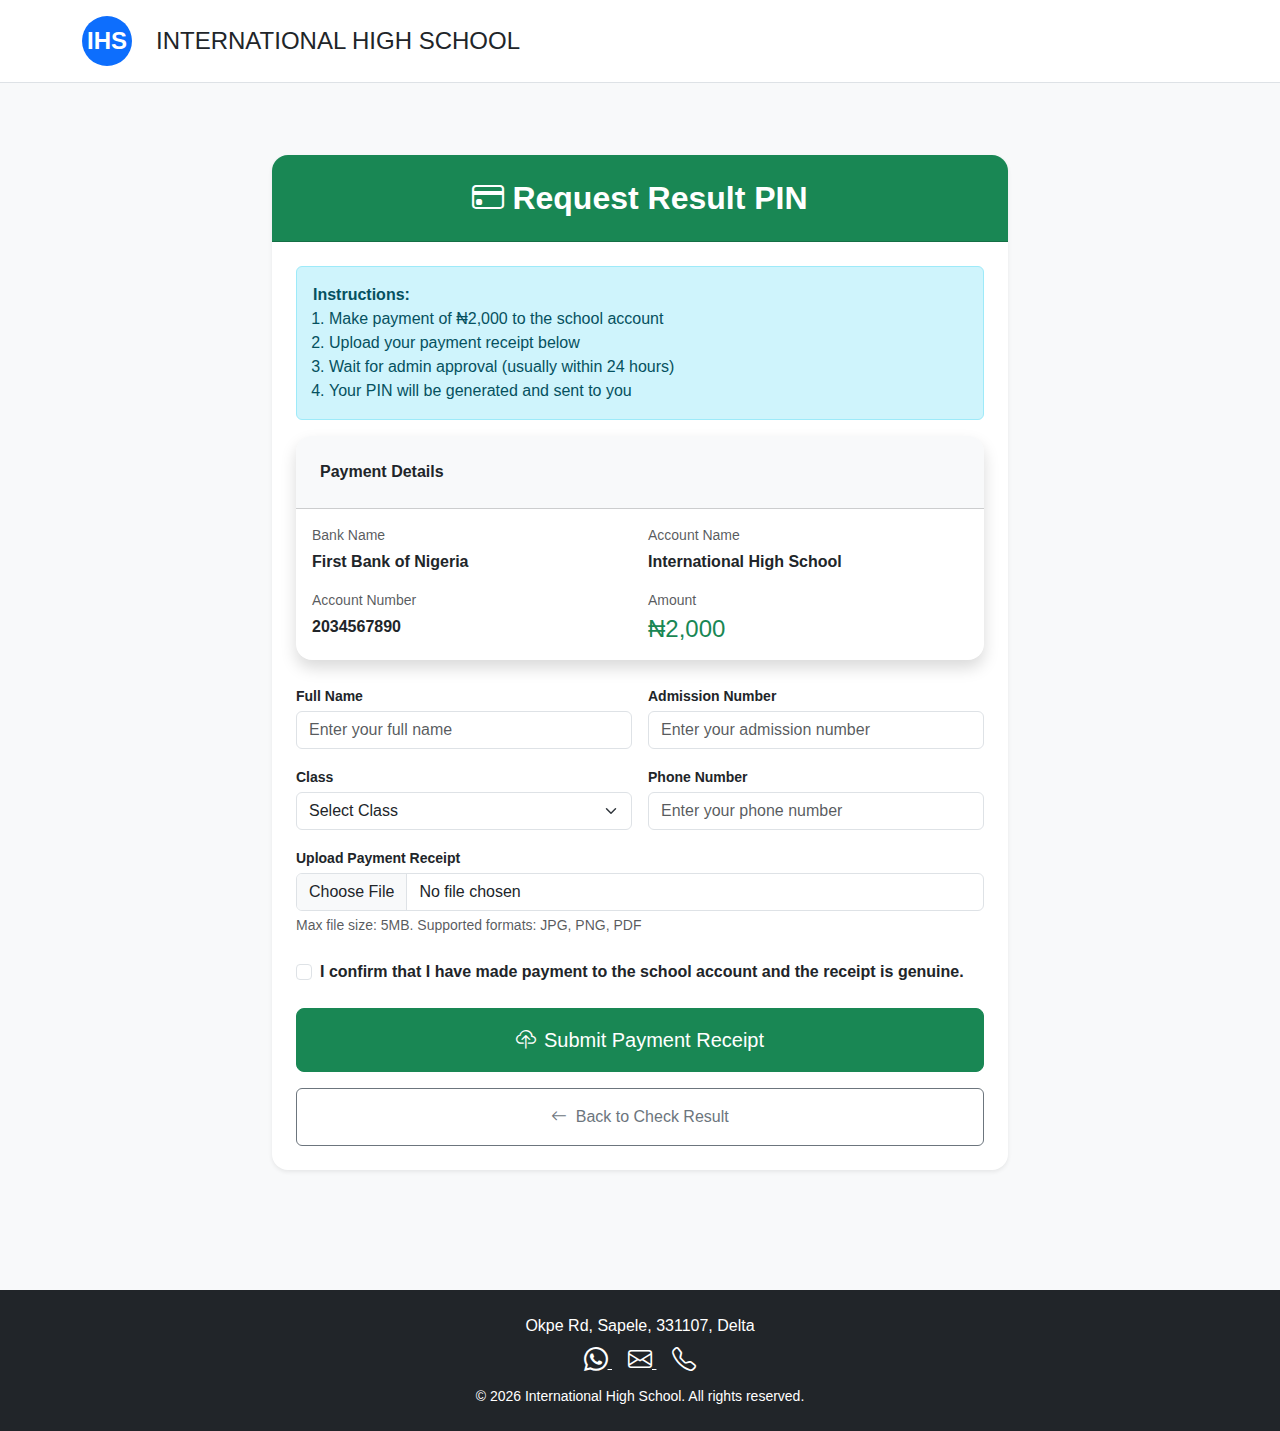
<file: student/request-pin.html>
<!DOCTYPE html>
<html lang="en">
<head>
    <meta charset="UTF-8">
    <meta name="viewport" content="width=device-width, initial-scale=1.0">
    <title>Request PIN - IHS</title>
    <!-- Bootstrap CSS -->
    <link href="https://cdn.jsdelivr.net/npm/bootstrap@5.3.0/dist/css/bootstrap.min.css" rel="stylesheet">
    <link rel="stylesheet" href="https://cdn.jsdelivr.net/npm/bootstrap-icons@1.10.0/font/bootstrap-icons.css">
    <link href="../css/custom.css" rel="stylesheet">
    <style>
        :root {
            --primary-color: #0d6efd;
            --success-color: #198754;
            --info-color: #0dcaf0;
            --warning-color: #ffc107;
            --danger-color: #dc3545;
        }
        
        body {
            font-family: 'Segoe UI', Tahoma, Geneva, Verdana, sans-serif;
        }
        
        .card {
            border-radius: 1rem;
            box-shadow: 0 0.5rem 1rem rgba(0, 0, 0, 0.15);
            border: none;
            transition: transform 0.3s ease, box-shadow 0.3s ease;
        }
        
        .card:hover {
            transform: translateY(-5px);
            box-shadow: 0 0.75rem 1.5rem rgba(0, 0, 0, 0.2);
        }
        
        .card-header {
            border-radius: 1rem 1rem 0 0 !important;
            padding: 1.5rem;
        }
        
        .form-control:focus, 
        .form-select:focus {
            border-color: var(--primary-color);
            box-shadow: 0 0 0 0.25rem rgba(13, 110, 253, 0.25);
        }
        
        .btn-success {
            background-color: var(--success-color);
            border-color: var(--success-color);
            transition: all 0.3s ease;
        }
        
        .btn-success:hover {
            background-color: #157347;
            border-color: #146c43;
            transform: translateY(-2px);
            box-shadow: 0 4px 8px rgba(25, 135, 84, 0.3);
        }
        
        .payment-details {
            background-color: #f8f9fa;
            border-radius: 0.75rem;
            padding: 1.25rem;
            margin-bottom: 1.5rem;
        }
        
        .payment-details strong {
            color: #495057;
            font-weight: 600;
        }
        
        .receipt-preview {
            max-width: 100%;
            max-height: 200px;
            border-radius: 0.5rem;
            margin-top: 1rem;
            display: none;
        }
        
        .form-check-input:checked {
            background-color: var(--success-color);
            border-color: var(--success-color);
        }
        
        .toast-container {
            position: fixed;
            top: 1rem;
            right: 1rem;
            z-index: 1100;
        }
        
        .success-icon {
            font-size: 3rem;
            color: var(--success-color);
            margin-bottom: 1rem;
        }
        
        .error-icon {
            font-size: 3rem;
            color: var(--danger-color);
            margin-bottom: 1rem;
        }
        
        @media (max-width: 768px) {
            .btn-lg {
                font-size: 1rem;
                padding: 0.75rem 1rem;
            }
            
            .card-header {
                padding: 1rem;
            }
            
            .payment-details {
                padding: 1rem;
            }
        }
    </style>
</head>
<body class="bg-light">
    <header class="py-3 mb-4 border-bottom bg-white sticky-top">
        <div class="container d-flex flex-wrap justify-content-center">
            <a href="/" class="d-flex align-items-center mb-3 mb-md-0 me-md-auto text-dark text-decoration-none">
                <div class="bg-primary text-white rounded-circle d-flex align-items-center justify-content-center me-2" style="width: 50px; height: 50px;">
                    <span class="fs-4 fw-bold">IHS</span>
                </div>
                <span class="d-none d-md-block fs-4 ms-3">INTERNATIONAL HIGH SCHOOL</span>
                <span class="d-md-none fs-5 fw-bold ms-2">IHS</span>
            </a>
            <button class="navbar-toggler d-md-none me-3" type="button" data-bs-toggle="collapse" data-bs-target="#navbarContent">
                <span class="navbar-toggler-icon"></span>
            </button>
            <ul class="nav nav-pills collapse navbar-collapse" id="navbarContent">
                <li class="nav-item"><a href="../index.html" class="nav-link">Home</a></li>
                <li class="nav-item"><a href="check-result.html" class="nav-link">Check Result</a></li>
                <li class="nav-item"><a href="request-pin.html" class="nav-link active">Request PIN</a></li>
                <li class="nav-item d-md-none"><a href="check-result.html" class="btn btn-sm btn-primary mt-2">Check Result</a></li>
            </ul>
        </div>
    </header>

    <main class="container py-4 py-md-5">
        <div class="row justify-content-center">
            <div class="col-lg-8">
                <div class="card shadow-sm border-0">
                    <div class="card-header bg-success text-white text-center py-4">
                        <h2 class="mb-0 fw-bold"><i class="bi bi-credit-card me-2"></i>Request Result PIN</h2>
                    </div>
                    <div class="card-body p-3 p-md-4">
                        <div class="alert alert-info">
                            <strong>Instructions:</strong> 
                            <ol class="mb-0 ps-3">
                                <li>Make payment of ₦2,000 to the school account</li>
                                <li>Upload your payment receipt below</li>
                                <li>Wait for admin approval (usually within 24 hours)</li>
                                <li>Your PIN will be generated and sent to you</li>
                            </ol>
                        </div>
                        
                        <div class="card mb-4">
                            <div class="card-header bg-light fw-bold">
                                Payment Details
                            </div>
                            <div class="card-body">
                                <div class="row g-3">
                                    <div class="col-md-6">
                                        <div>
                                            <small class="text-muted d-block mb-1">Bank Name</small>
                                            <strong>First Bank of Nigeria</strong>
                                        </div>
                                    </div>
                                    <div class="col-md-6">
                                        <div>
                                            <small class="text-muted d-block mb-1">Account Name</small>
                                            <strong>International High School</strong>
                                        </div>
                                    </div>
                                    <div class="col-md-6">
                                        <div>
                                            <small class="text-muted d-block mb-1">Account Number</small>
                                            <strong>2034567890</strong>
                                        </div>
                                    </div>
                                    <div class="col-md-6">
                                        <div>
                                            <small class="text-muted d-block mb-1">Amount</small>
                                            <h4 class="text-success mb-0">₦2,000</h4>
                                        </div>
                                    </div>
                                </div>
                            </div>
                        </div>
                        
                        <form id="pinRequestForm">
                            <div class="row g-3 mb-4">
                                <div class="col-md-6">
                                    <div>
                                        <label class="form-label fw-semibold small mb-1">Full Name</label>
                                        <input type="text" class="form-control" id="studentName" placeholder="Enter your full name" required>
                                        <div class="invalid-feedback">Please enter your full name</div>
                                    </div>
                                </div>
                                <div class="col-md-6">
                                    <div>
                                        <label class="form-label fw-semibold small mb-1">Admission Number</label>
                                        <input type="text" class="form-control" id="admissionNo" placeholder="Enter your admission number" required>
                                        <div class="invalid-feedback">Please enter your admission number</div>
                                    </div>
                                </div>
                                <div class="col-md-6">
                                    <div>
                                        <label class="form-label fw-semibold small mb-1">Class</label>
                                        <select class="form-select" id="studentClass" required>
                                            <option value="">Select Class</option>
                                            <option>SS1</option>
                                            <option>SS2</option>
                                            <option>SS3</option>
                                            <option>JSS1</option>
                                            <option>JSS2</option>
                                            <option>JSS3</option>
                                        </select>
                                        <div class="invalid-feedback">Please select your class</div>
                                    </div>
                                </div>
                                <div class="col-md-6">
                                    <div>
                                        <label class="form-label fw-semibold small mb-1">Phone Number</label>
                                        <input type="tel" class="form-control" id="phoneNumber" placeholder="Enter your phone number" required>
                                        <div class="invalid-feedback">Please enter a valid phone number</div>
                                    </div>
                                </div>
                                <div class="col-12">
                                    <div>
                                        <label class="form-label fw-semibold small mb-1">Upload Payment Receipt</label>
                                        <input class="form-control" type="file" id="receiptUpload" accept="image/*,application/pdf" required>
                                        <div class="form-text text-muted small">Max file size: 5MB. Supported formats: JPG, PNG, PDF</div>
                                        <div class="invalid-feedback">Please upload your payment receipt</div>
                                    </div>
                                    <img id="receiptPreview" class="receipt-preview img-fluid rounded mt-2" alt="Receipt preview">
                                </div>
                            </div>

                            <div class="form-check mb-4">
                                <input class="form-check-input" type="checkbox" id="termsCheck" required>
                                <label class="form-check-label fw-semibold" for="termsCheck">
                                    I confirm that I have made payment to the school account and the receipt is genuine.
                                </label>
                                <div class="invalid-feedback">You must agree to the terms</div>
                            </div>

                            <div class="d-grid gap-3">
                                <button type="submit" class="btn btn-success btn-lg py-3">
                                    <i class="bi bi-cloud-upload me-2"></i>Submit Payment Receipt
                                </button>
                                <a href="check-result.html" class="btn btn-outline-secondary py-3 text-center">
                                    <i class="bi bi-arrow-left me-1"></i> Back to Check Result
                                </a>
                            </div>
                        </form>
                    </div>
                </div>
            </div>
        </div>
    </main>

    <!-- Success Modal -->
    <div class="modal fade" id="successModal" tabindex="-1" aria-hidden="true">
        <div class="modal-dialog modal-dialog-centered">
            <div class="modal-content">
                <div class="modal-body p-4 text-center">
                    <div class="success-icon">
                        <i class="bi bi-check-circle-fill"></i>
                    </div>
                    <h4 class="fw-bold mb-2">PIN Request Submitted Successfully!</h4>
                    <p class="text-muted mb-3">An admin will review your payment receipt and generate your PIN within 24 hours. You will be notified via SMS when your PIN is ready.</p>
                    <div class="alert alert-light border mb-3">
                        <div class="d-flex align-items-start">
                            <i class="bi bi-info-circle text-primary me-2 mt-1"></i>
                            <small class="text-muted">
                                You can check the status of your PIN request by logging into your student portal or contacting the school administration.
                            </small>
                        </div>
                    </div>
                    <button type="button" class="btn btn-primary" data-bs-dismiss="modal">
                        <i class="bi bi-check2-circle me-1"></i> OK
                    </button>
                </div>
            </div>
        </div>
    </div>

    <!-- Error Modal -->
    <div class="modal fade" id="errorModal" tabindex="-1" aria-hidden="true">
        <div class="modal-dialog modal-dialog-centered">
            <div class="modal-content">
                <div class="modal-header bg-danger text-white">
                    <h5 class="modal-title fw-bold"><i class="bi bi-exclamation-triangle me-2"></i>Submission Failed</h5>
                    <button type="button" class="btn-close btn-close-white" data-bs-dismiss="modal" aria-label="Close"></button>
                </div>
                <div class="modal-body text-center py-4">
                    <div class="error-icon">
                        <i class="bi bi-x-circle-fill"></i>
                    </div>
                    <h5 class="mb-2">Please correct the errors below</h5>
                    <p class="text-muted mb-0" id="errorMessage">Missing required fields or invalid file format.</p>
                </div>
                <div class="modal-footer justify-content-center border-0 py-3">
                    <button type="button" class="btn btn-danger px-4" data-bs-dismiss="modal">
                        <i class="bi bi-arrow-left me-1"></i> Try Again
                    </button>
                </div>
            </div>
        </div>
    </div>

    <!-- Toast Container -->
    <div class="toast-container position-fixed bottom-0 end-0 p-3">
        <!-- Toasts will be dynamically added here -->
    </div>

    <footer class="py-3 py-md-4 mt-4 mt-md-5 bg-dark text-white">
        <div class="container text-center">
            <p class="mb-1">Okpe Rd, Sapele, 331107, Delta</p>
            <div class="mb-2">
                <a href="https://wa.me/2348031234567" class="text-white mx-2" target="_blank" aria-label="WhatsApp">
                    <i class="bi bi-whatsapp fs-4"></i>
                </a>
                <a href="mailto:info@internationalhighschool.edu.ng" class="text-white mx-2" target="_blank" aria-label="Email">
                    <i class="bi bi-envelope fs-4"></i>
                </a>
                <a href="tel:+2348031234567" class="text-white mx-2" aria-label="Call">
                    <i class="bi bi-telephone fs-4"></i>
                </a>
            </div>
            <p class="mb-0 small">&copy; 2026 International High School. All rights reserved.</p>
        </div>
    </footer>

    <!-- Bootstrap JS Bundle -->
    <script src="https://cdn.jsdelivr.net/npm/bootstrap@5.3.0/dist/js/bootstrap.bundle.min.js"></script>
    <!-- Custom JS -->
    <script src="../js/script.js"></script>
    <script>
        document.addEventListener('DOMContentLoaded', function() {
            // Form validation setup
            const form = document.getElementById('pinRequestForm');
            const receiptUpload = document.getElementById('receiptUpload');
            const receiptPreview = document.getElementById('receiptPreview');
            const successModal = new bootstrap.Modal(document.getElementById('successModal'));
            const errorModal = new bootstrap.Modal(document.getElementById('errorModal'));
            const errorMessage = document.getElementById('errorMessage');
            
            // Preview receipt image
            receiptUpload.addEventListener('change', function(e) {
                const file = e.target.files[0];
                if (file) {
                    if (file.type.startsWith('image/')) {
                        const reader = new FileReader();
                        reader.onload = function(event) {
                            receiptPreview.src = event.target.result;
                            receiptPreview.style.display = 'block';
                        };
                        reader.readAsDataURL(file);
                    } else {
                        receiptPreview.style.display = 'none';
                    }
                } else {
                    receiptPreview.style.display = 'none';
                }
            });
            
            // Form submission handler
            form.addEventListener('submit', function(e) {
                e.preventDefault();
                
                // Reset validation states
                form.querySelectorAll('.is-invalid').forEach(el => {
                    el.classList.remove('is-invalid');
                });
                
                let isValid = true;
                let errors = [];
                
                // Get form values
                const studentName = document.getElementById('studentName').value.trim();
                const admissionNo = document.getElementById('admissionNo').value.trim();
                const studentClass = document.getElementById('studentClass').value;
                const phoneNumber = document.getElementById('phoneNumber').value.trim();
                const file = receiptUpload.files[0];
                const termsChecked = document.getElementById('termsCheck').checked;
                
                // Validate name
                if (!studentName) {
                    document.getElementById('studentName').classList.add('is-invalid');
                    errors.push('Full name is required');
                    isValid = false;
                }
                
                // Validate admission number
                if (!admissionNo) {
                    document.getElementById('admissionNo').classList.add('is-invalid');
                    errors.push('Admission number is required');
                    isValid = false;
                }
                
                // Validate class
                if (!studentClass) {
                    document.getElementById('studentClass').classList.add('is-invalid');
                    errors.push('Class selection is required');
                    isValid = false;
                }
                
                // Validate phone number
                if (!phoneNumber) {
                    document.getElementById('phoneNumber').classList.add('is-invalid');
                    errors.push('Phone number is required');
                    isValid = false;
                }
                
                // Validate file upload
                if (!file) {
                    document.getElementById('receiptUpload').classList.add('is-invalid');
                    errors.push('Please upload your payment receipt');
                    isValid = false;
                } else if (file.size > 5000000) { // 5MB limit
                    document.getElementById('receiptUpload').classList.add('is-invalid');
                    errors.push('File too large! Maximum size is 5MB');
                    isValid = false;
                } else if (!['image/jpeg', 'image/png', 'application/pdf'].includes(file.type)) {
                    document.getElementById('receiptUpload').classList.add('is-invalid');
                    errors.push('Invalid file format! Please upload JPG, PNG, or PDF');
                    isValid = false;
                }
                
                // Validate terms agreement
                if (!termsChecked) {
                    document.getElementById('termsCheck').classList.add('is-invalid');
                    errors.push('You must agree to the terms');
                    isValid = false;
                }
                
                // Show error modal if validation fails
                if (!isValid) {
                    errorMessage.textContent = errors.join('\n');
                    errorModal.show();
                    return;
                }
                
                // Store the request in localStorage (simulating database)
                const request = {
                    id: Date.now(),
                    name: studentName,
                    admissionNo: admissionNo,
                    class: studentClass,
                    phone: phoneNumber,
                    date: new Date().toISOString(),
                    status: 'pending',
                    pin: null
                };
                
                // Get existing requests or initialize empty array
                const requests = JSON.parse(localStorage.getItem('pinRequests') || '[]');
                requests.push(request);
                localStorage.setItem('pinRequests', JSON.stringify(requests));
                
                // Show success modal
                successModal.show();
                
                // Reset form but keep preview hidden
                form.reset();
                receiptPreview.style.display = 'none';
            });
        });
        
        // Initialize demo data if needed
        function initializeDemoData() {
            if (!localStorage.getItem('pinRequests')) {
                localStorage.setItem('pinRequests', JSON.stringify([]));
            }
        }
        
        // Initialize on load
        initializeDemoData();
    </script>
</body>
</html>
</file>
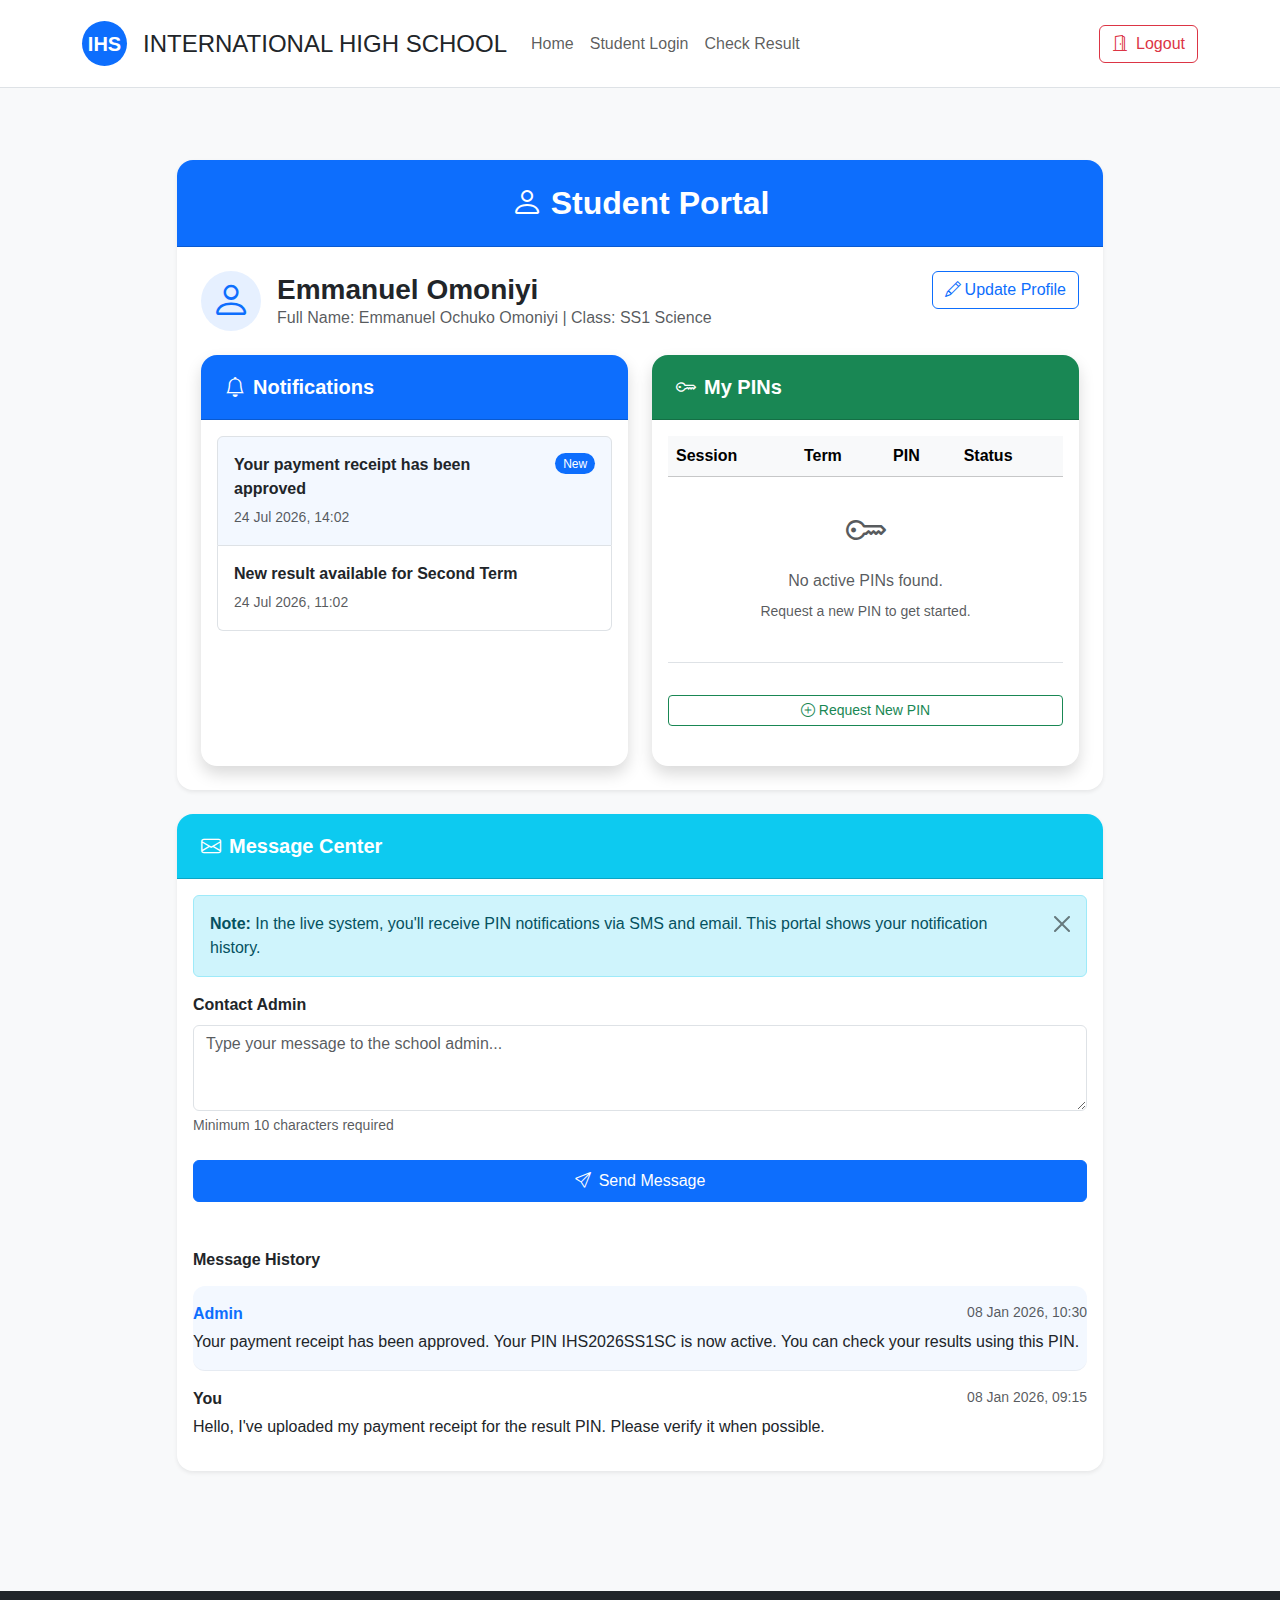
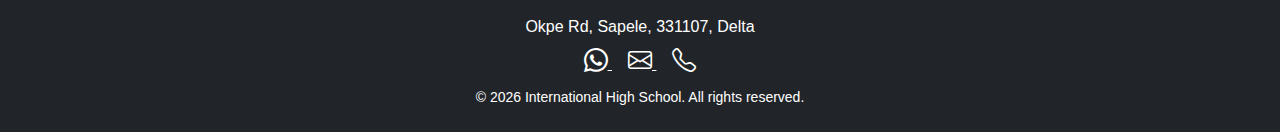
<file: student/student-portal.html>
<!DOCTYPE html>
<html lang="en">
<head>
    <meta charset="UTF-8">
    <meta name="viewport" content="width=device-width, initial-scale=1.0">
    <title>Student Portal - IHS</title>
    <!-- Bootstrap CSS -->
    <link href="https://cdn.jsdelivr.net/npm/bootstrap@5.3.0/dist/css/bootstrap.min.css" rel="stylesheet">
    <link rel="stylesheet" href="https://cdn.jsdelivr.net/npm/bootstrap-icons@1.10.0/font/bootstrap-icons.css">
    <link href="../css/custom.css" rel="stylesheet">
    <style>
        :root {
            --primary-color: #0d6efd;
            --success-color: #198754;
            --info-color: #0dcaf0;
            --warning-color: #ffc107;
            --danger-color: #dc3545;
        }
        
        body {
            font-family: 'Segoe UI', Tahoma, Geneva, Verdana, sans-serif;
        }
        
        .card {
            border-radius: 1rem;
            box-shadow: 0 0.5rem 1rem rgba(0, 0, 0, 0.15);
            border: none;
            transition: transform 0.3s ease, box-shadow 0.3s ease;
            margin-bottom: 1.5rem;
        }
        
        .card:hover {
            transform: translateY(-5px);
            box-shadow: 0 0.75rem 1.5rem rgba(0, 0, 0, 0.2);
        }
        
        .card-header {
            border-radius: 1rem 1rem 0 0 !important;
            padding: 1.25rem 1.5rem;
            font-weight: 600;
        }
        
        .notification-item {
            transition: all 0.2s ease;
            cursor: pointer;
        }
        
        .notification-item:hover {
            background-color: rgba(13, 110, 253, 0.05);
        }
        
        .unread-notification {
            background-color: rgba(13, 110, 253, 0.05);
            font-weight: 500;
        }
        
        .pin-badge {
            min-width: 70px;
            text-align: center;
        }
        
        .message-container {
            max-height: 400px;
            overflow-y: auto;
        }
        
        .message-item {
            border-bottom: 1px solid rgba(0, 0, 0, 0.05);
            padding: 1rem 0;
        }
        
        .message-item:last-child {
            border-bottom: none;
        }
        
        .admin-message {
            background-color: rgba(13, 110, 253, 0.05);
            border-radius: 0.75rem;
        }
        
        .spinner-container {
            min-height: 200px;
            display: flex;
            flex-direction: column;
            justify-content: center;
            align-items: center;
        }
        
        .form-control:focus, 
        .form-select:focus {
            border-color: var(--primary-color);
            box-shadow: 0 0 0 0.25rem rgba(13, 110, 253, 0.25);
        }
        
        .btn-primary {
            background-color: var(--primary-color);
            border-color: var(--primary-color);
            transition: all 0.3s ease;
        }
        
        .btn-primary:hover {
            background-color: #0b5ed7;
            border-color: #0a58ca;
            transform: translateY(-2px);
            box-shadow: 0 4px 8px rgba(13, 110, 253, 0.3);
        }
        
        .btn-outline-primary:hover {
            transform: translateY(-2px);
        }
        
        .stats-card {
            transition: all 0.3s ease;
        }
        
        .stats-card:hover {
            transform: translateY(-3px);
            box-shadow: 0 4px 8px rgba(0, 0, 0, 0.1);
        }
        
        .activity-item {
            border-bottom: 1px solid rgba(0, 0, 0, 0.05);
            padding: 0.75rem 0;
        }
        
        .activity-item:last-child {
            border-bottom: none;
        }
        
        .loading-spinner {
            display: inline-block;
            width: 2rem;
            height: 2rem;
            border: 3px solid rgba(0, 0, 0, 0.1);
            border-left-color: var(--primary-color);
            border-radius: 50%;
            animation: spinner 0.75s linear infinite;
        }
        
        @keyframes spinner {
            to { transform: rotate(360deg); }
        }
        
        .error-state {
            color: var(--danger-color);
            text-align: center;
            padding: 2rem;
        }
        
        .empty-state {
            text-align: center;
            padding: 2rem;
            color: #6c757d;
        }
        
        .empty-state i {
            font-size: 3rem;
            margin-bottom: 1rem;
            color: #e9ecef;
        }
        
        .success-icon {
            font-size: 3rem;
            color: var(--success-color);
            margin-bottom: 1rem;
        }
        
        .error-icon {
            font-size: 3rem;
            color: var(--danger-color);
            margin-bottom: 1rem;
        }
        
        .toast-container {
            position: fixed;
            top: 1rem;
            right: 1rem;
            z-index: 1100;
        }
        
        @media (max-width: 768px) {
            .card {
                margin-bottom: 1rem;
            }
            
            .card-header {
                padding: 1rem;
            }
            
            .btn-lg {
                font-size: 1rem;
                padding: 0.75rem 1rem;
            }
            
            .message-container {
                max-height: 300px;
            }
        }
    </style>
</head>
<body class="bg-light">
    <header class="py-2 mb-4 border-bottom bg-white sticky-top">
        <div class="container">
            <nav class="navbar navbar-expand-lg navbar-light px-0">
                <div class="container-fluid p-0">
                    <a href="/" class="navbar-brand d-flex align-items-center text-dark text-decoration-none">
                        <div class="bg-primary text-white rounded-circle d-flex align-items-center justify-content-center me-2" style="width: 45px; height: 45px;">
                            <span class="fs-5 fw-bold">IHS</span>
                        </div>
                        <span class="d-none d-md-block fs-4 ms-2">INTERNATIONAL HIGH SCHOOL</span>
                        <span class="d-md-none fs-5 fw-bold ms-2">IHS</span>
                    </a>
                    
                    <button class="navbar-toggler" type="button" data-bs-toggle="collapse" data-bs-target="#navbarContent" 
                            aria-controls="navbarContent" aria-expanded="false" aria-label="Toggle navigation">
                        <span class="navbar-toggler-icon"></span>
                    </button>
                    
                    <div class="collapse navbar-collapse" id="navbarContent">
                        <ul class="navbar-nav me-auto mb-2 mb-lg-0">
                            <li class="nav-item">
                                <a href="../index.html" class="nav-link">Home</a>
                            </li>
                            <li class="nav-item">
                                <a href="login.html" class="nav-link">Student Login</a>
                            </li>
                            <li class="nav-item">
                                <a href="check-result.html" class="nav-link">Check Result</a>
                            </li>
                        </ul>
                        <div class="d-grid gap-2 d-md-flex justify-content-md-end">
                            <a href="#" class="btn btn-outline-danger" id="logoutLink">
                                <i class="bi bi-door-open me-1 d-none d-md-inline"></i>
                                <span>Logout</span>
                            </a>
                        </div>
                    </div>
                </div>
            </nav>
        </div>
    </header>

    <main class="container py-4 py-md-5">
        <div class="row justify-content-center">
            <div class="col-lg-10">
                <div class="card shadow-sm border-0 mb-4">
                    <div class="card-header bg-primary text-white text-center py-3 py-md-4">
                        <h2 class="mb-0 fw-bold"><i class="bi bi-person me-2"></i>Student Portal</h2>
                    </div>
                    <div class="card-body p-3 p-md-4">
                        <div class="row mb-4">
                            <div class="col-md-8">
                                <div class="d-flex align-items-center">
                                    <div class="bg-primary bg-opacity-10 text-primary rounded-circle d-flex align-items-center justify-content-center me-3" style="width: 60px; height: 60px;">
                                        <i class="bi bi-person fs-1"></i>
                                    </div>
                                    <div>
                                        <h3 class="fw-bold mb-0" id="studentNameDisplay">Loading student information...</h3>
                                        <p class="text-muted mb-0" id="studentInfoDisplay">Please wait while we load your details...</p>
                                    </div>
                                </div>
                            </div>
                            <div class="col-md-4 text-md-end mt-3 mt-md-0">
                                <button class="btn btn-outline-primary" id="updateProfileBtn">
                                    <i class="bi bi-pencil me-1"></i>Update Profile
                                </button>
                            </div>
                        </div>
                        
                        <div class="row g-4">
                            <div class="col-md-6">
                                <div class="card h-100 border-primary">
                                    <div class="card-header bg-primary text-white">
                                        <h5 class="mb-0 fw-bold"><i class="bi bi-bell me-2"></i>Notifications</h5>
                                    </div>
                                    <div class="card-body">
                                        <div class="list-group" id="notificationsList">
                                            <div class="text-center py-4">
                                                <div class="spinner-border text-primary" role="status">
                                                    <span class="visually-hidden">Loading notifications...</span>
                                                </div>
                                                <p class="mt-2 text-muted">Loading your notifications...</p>
                                            </div>
                                        </div>
                                    </div>
                                </div>
                            </div>
                            
                            <div class="col-md-6">
                                <div class="card h-100 border-success">
                                    <div class="card-header bg-success text-white">
                                        <h5 class="mb-0 fw-bold"><i class="bi bi-key me-2"></i>My PINs</h5>
                                    </div>
                                    <div class="card-body">
                                        <div class="table-responsive">
                                            <table class="table table-hover align-middle">
                                                <thead class="table-light">
                                                    <tr>
                                                        <th>Session</th>
                                                        <th>Term</th>
                                                        <th>PIN</th>
                                                        <th>Status</th>
                                                    </tr>
                                                </thead>
                                                <tbody id="pinsTableBody">
                                                    <tr>
                                                        <td colspan="4" class="text-center py-4">
                                                            <div class="spinner-border text-success" role="status">
                                                                <span class="visually-hidden">Loading PINs...</span>
                                                            </div>
                                                            <p class="mt-2 text-muted">Loading your PINs...</p>
                                                        </td>
                                                    </tr>
                                                </tbody>
                                            </table>
                                        </div>
                                        <button class="btn btn-sm btn-outline-success mt-3 w-100" id="requestNewPINBtn">
                                            <i class="bi bi-plus-circle me-1"></i>Request New PIN
                                        </button>
                                    </div>
                                </div>
                            </div>
                        </div>
                    </div>
                </div>
                
                <div class="card shadow-sm border-0">
                    <div class="card-header bg-info text-white">
                        <h5 class="mb-0 fw-bold"><i class="bi bi-envelope me-2"></i>Message Center</h5>
                    </div>
                    <div class="card-body">
                        <div class="alert alert-info alert-dismissible fade show" role="alert">
                            <strong>Note:</strong> In the live system, you'll receive PIN notifications via SMS and email. 
                            This portal shows your notification history.
                            <button type="button" class="btn-close" data-bs-dismiss="alert" aria-label="Close"></button>
                        </div>
                        
                        <div class="mb-4">
                            <label class="form-label fw-semibold mb-2">Contact Admin</label>
                            <div class="input-group">
                                <textarea class="form-control" rows="3" placeholder="Type your message to the school admin..." id="adminMessage"></textarea>
                            </div>
                            <div class="form-text text-muted small">Minimum 10 characters required</div>
                            <div class="invalid-feedback">Please enter a message with at least 10 characters</div>
                        </div>
                        <button class="btn btn-primary w-100 py-2 mb-4" id="sendMessageBtn">
                            <i class="bi bi-send me-2"></i>Send Message
                        </button>
                        
                        <div class="mt-4">
                            <h6 class="fw-bold mb-3">Message History</h6>
                            <div class="message-container" id="messageHistory">
                                <div class="text-center py-4">
                                    <div class="spinner-border text-info" role="status">
                                        <span class="visually-hidden">Loading messages...</span>
                                    </div>
                                    <p class="mt-2 text-muted">Loading message history...</p>
                                </div>
                            </div>
                        </div>
                    </div>
                </div>
            </div>
        </div>
    </main>

    <!-- Notifications Modal -->
    <div class="modal fade" id="notificationModal" tabindex="-1" aria-hidden="true">
        <div class="modal-dialog modal-dialog-centered">
            <div class="modal-content">
                <div class="modal-header bg-primary text-white">
                    <h5 class="modal-title fw-bold"><i class="bi bi-bell me-2"></i>Notification Details</h5>
                    <button type="button" class="btn-close btn-close-white" data-bs-dismiss="modal" aria-label="Close"></button>
                </div>
                <div class="modal-body" id="notificationDetails">
                    <div class="text-center py-4">
                        <div class="spinner-border text-primary" role="status">
                            <span class="visually-hidden">Loading notification...</span>
                        </div>
                    </div>
                </div>
                <div class="modal-footer border-0 py-3">
                    <button type="button" class="btn btn-outline-secondary" data-bs-dismiss="modal">
                        <i class="bi bi-x-circle me-1"></i> Close
                    </button>
                </div>
            </div>
        </div>
    </div>

    <!-- Success Modal -->
    <div class="modal fade" id="successModal" tabindex="-1" aria-hidden="true">
        <div class="modal-dialog modal-dialog-centered">
            <div class="modal-content">
                <div class="modal-body p-4 text-center">
                    <div class="success-icon">
                        <i class="bi bi-check-circle-fill"></i>
                    </div>
                    <h4 class="fw-bold mb-2" id="successTitle">Action Completed</h4>
                    <p class="text-muted mb-3" id="successMessage">Your action was successful.</p>
                    <button type="button" class="btn btn-primary" id="successConfirmBtn">
                        <i class="bi bi-check2-circle me-1"></i> OK
                    </button>
                </div>
            </div>
        </div>
    </div>

    <!-- Error Modal -->
    <div class="modal fade" id="errorModal" tabindex="-1" aria-hidden="true">
        <div class="modal-dialog modal-dialog-centered">
            <div class="modal-content">
                <div class="modal-header bg-danger text-white">
                    <h5 class="modal-title fw-bold"><i class="bi bi-exclamation-triangle me-2"></i>Action Failed</h5>
                    <button type="button" class="btn-close btn-close-white" data-bs-dismiss="modal" aria-label="Close"></button>
                </div>
                <div class="modal-body text-center py-4">
                    <div class="error-icon">
                        <i class="bi bi-x-circle-fill"></i>
                    </div>
                    <h5 class="mb-2">Please correct the following errors:</h5>
                    <p class="text-muted mb-0" id="errorMessage">An error occurred while processing your request.</p>
                </div>
                <div class="modal-footer justify-content-center border-0 py-3">
                    <button type="button" class="btn btn-danger px-4" data-bs-dismiss="modal">
                        <i class="bi bi-arrow-left me-1"></i> Try Again
                    </button>
                </div>
            </div>
        </div>
    </div>

    <!-- Logout Confirmation Modal -->
    <div class="modal fade" id="logoutModal" tabindex="-1" aria-hidden="true">
        <div class="modal-dialog modal-dialog-centered">
            <div class="modal-content">
                <div class="modal-header bg-warning">
                    <h5 class="modal-title fw-bold"><i class="bi bi-door-open me-2"></i>Confirm Logout</h5>
                    <button type="button" class="btn-close" data-bs-dismiss="modal" aria-label="Close"></button>
                </div>
                <div class="modal-body text-center py-4">
                    <div class="text-warning mb-3">
                        <i class="bi bi-exclamation-triangle fs-1"></i>
                    </div>
                    <p class="lead mb-0">Are you sure you want to logout?</p>
                    <p class="text-muted small mt-2">You'll need to log in again to access your student portal.</p>
                </div>
                <div class="modal-footer justify-content-center border-0 py-3">
                    <button type="button" class="btn btn-outline-secondary px-4" data-bs-dismiss="modal">
                        <i class="bi bi-x-circle me-1"></i>Cancel
                    </button>
                    <button type="button" class="btn btn-warning px-4" id="confirmLogoutBtn">
                        <i class="bi bi-door-open me-1"></i>Logout
                    </button>
                </div>
            </div>
        </div>
    </div>

    <!-- Profile Update Modal -->
    <div class="modal fade" id="profileUpdateModal" tabindex="-1" aria-hidden="true">
        <div class="modal-dialog modal-dialog-centered">
            <div class="modal-content">
                <div class="modal-header bg-info text-white">
                    <h5 class="modal-title fw-bold"><i class="bi bi-person-gear me-2"></i>Update Profile</h5>
                    <button type="button" class="btn-close btn-close-white" data-bs-dismiss="modal" aria-label="Close"></button>
                </div>
                <div class="modal-body p-4">
                    <p class="text-center text-muted">
                        Profile update functionality will be available in the live system.
                    </p>
                    <div class="alert alert-info mt-3 mb-0">
                        <i class="bi bi-info-circle me-2"></i>
                        <small>
                            For now, please contact the school administration directly if you need to update your profile information.
                        </small>
                    </div>
                </div>
                <div class="modal-footer justify-content-center border-0 py-3">
                    <button type="button" class="btn btn-info px-4" data-bs-dismiss="modal">
                        <i class="bi bi-check-circle me-1"></i>OK
                    </button>
                </div>
            </div>
        </div>
    </div>

    <footer class="py-3 py-md-4 mt-4 mt-md-5 bg-dark text-white">
        <div class="container text-center">
            <p class="mb-1">Okpe Rd, Sapele, 331107, Delta</p>
            <div class="mb-2">
                <a href="https://wa.me/2348031234567" class="text-white mx-2" target="_blank" aria-label="WhatsApp">
                    <i class="bi bi-whatsapp fs-4"></i>
                </a>
                <a href="mailto:info@internationalhighschool.edu.ng" class="text-white mx-2" target="_blank" aria-label="Email">
                    <i class="bi bi-envelope fs-4"></i>
                </a>
                <a href="tel:+2348031234567" class="text-white mx-2" aria-label="Call">
                    <i class="bi bi-telephone fs-4"></i>
                </a>
            </div>
            <p class="mb-0 small">&copy; 2026 International High School. All rights reserved.</p>
        </div>
    </footer>

    <!-- Toast Container -->
    <div class="toast-container position-fixed bottom-0 end-0 p-3">
        <!-- Toasts will be dynamically added here -->
    </div>

    <!-- Bootstrap JS Bundle -->
    <script src="https://cdn.jsdelivr.net/npm/bootstrap@5.3.0/dist/js/bootstrap.bundle.min.js"></script>
    <!-- Custom JS -->
    <script src="../js/script.js"></script>
    <script>
        document.addEventListener('DOMContentLoaded', function() {
            // Initialize modals
            const successModal = new bootstrap.Modal(document.getElementById('successModal'));
            const errorModal = new bootstrap.Modal(document.getElementById('errorModal'));
            const logoutModal = new bootstrap.Modal(document.getElementById('logoutModal'));
            const profileUpdateModal = new bootstrap.Modal(document.getElementById('profileUpdateModal'));
            
            // Check authentication status when page loads
            checkAuthentication();
            
            // Set up logout functionality
            document.getElementById('logoutLink').addEventListener('click', function(e) {
                e.preventDefault();
                logoutModal.show();
            });
            
            document.getElementById('confirmLogoutBtn').addEventListener('click', function() {
                localStorage.removeItem('studentSession');
                
                // Show success message
                document.getElementById('successTitle').textContent = 'Logged Out';
                document.getElementById('successMessage').textContent = 'You have been successfully logged out of your student portal.';
                document.getElementById('successConfirmBtn').onclick = function() {
                    successModal.hide();
                    window.location.href = 'login.html';
                };
                
                logoutModal.hide();
                successModal.show();
            });
            
            // Set up profile update button
            document.getElementById('updateProfileBtn').addEventListener('click', function() {
                profileUpdateModal.show();
            });
            
            // Set up request new PIN button
            document.getElementById('requestNewPINBtn').addEventListener('click', function() {
                document.getElementById('successTitle').textContent = 'Request New PIN';
                document.getElementById('successMessage').textContent = 'You will be redirected to the PIN request page where you can upload your payment receipt.';
                document.getElementById('successConfirmBtn').onclick = function() {
                    successModal.hide();
                    window.location.href = 'request-pin.html';
                };
                
                successModal.show();
            });
            
            // Set up send message button with validation
            document.getElementById('sendMessageBtn').addEventListener('click', function() {
                const message = document.getElementById('adminMessage').value.trim();
                const messageElement = document.getElementById('adminMessage');
                
                // Reset validation
                messageElement.classList.remove('is-invalid');
                
                if (!message) {
                    messageElement.classList.add('is-invalid');
                    document.getElementById('errorMessage').textContent = 'Please enter a message before sending.';
                    errorModal.show();
                    return;
                }
                
                if (message.length < 10) {
                    messageElement.classList.add('is-invalid');
                    document.getElementById('errorMessage').textContent = 'Your message is too short. Please provide at least 10 characters.';
                    errorModal.show();
                    return;
                }
                
                // Clear the message field
                messageElement.value = '';
                messageElement.classList.remove('is-invalid');
                
                // Show success message
                document.getElementById('successTitle').textContent = 'Message Sent';
                document.getElementById('successMessage').textContent = 'Your message has been sent to the school administrator. You will receive a response shortly via this message center.';
                document.getElementById('successConfirmBtn').onclick = function() {
                    successModal.hide();
                    
                    // Update message history to show the sent message
                    setTimeout(function() {
                        const studentSession = JSON.parse(localStorage.getItem('studentSession'));
                        loadMessageHistory(studentSession.fullName);
                    }, 500);
                };
                
                successModal.show();
            });
        });
        
        function checkAuthentication() {
            // Get student session from localStorage
            const studentSession = localStorage.getItem('studentSession');
            
            // If no session exists, redirect to login
            if (!studentSession) {
                showSuccessModal(
                    'Not Logged In', 
                    'You need to log in to access the student portal.',
                    function() {
                        window.location.href = 'login.html';
                    }
                );
                return;
            }
            
            try {
                const session = JSON.parse(studentSession);
                
                // Validate session structure
                if (!session.loggedIn || !session.fullName || !session.name || !session.loginTime) {
                    throw new Error('Invalid session data');
                }
                
                // Check if session has expired (24 hours)
                const loginTime = new Date(session.loginTime);
                const currentTime = new Date();
                const hoursDiff = (currentTime - loginTime) / (1000 * 60 * 60);
                
                if (hoursDiff >= 24) {
                    // Session expired
                    localStorage.removeItem('studentSession');
                    showSuccessModal(
                        'Session Expired', 
                        'Your session has expired for security reasons. Please log in again.',
                        function() {
                            window.location.href = 'login.html';
                        }
                    );
                    return;
                }
                
                // Session is valid - load student data
                loadStudentData(session);
                
            } catch (error) {
                console.error('Authentication error:', error);
                localStorage.removeItem('studentSession');
                showErrorModal(
                    'Session Error', 
                    'There was an error with your session. Please log in again.'
                );
                
                // Redirect after a short delay
                setTimeout(function() {
                    window.location.href = 'login.html';
                }, 3000);
            }
        }
        
        function loadStudentData(session) {
            // Update header with student information
            document.getElementById('studentNameDisplay').textContent = session.name;
            document.getElementById('studentInfoDisplay').textContent = `Full Name: ${session.fullName} | Class: ${session.class}`;
            
            // Load notifications for this student
            loadNotifications(session.fullName);
            
            // Load PINs for this student
            loadPins(session.fullName);
            
            // Load message history
            loadMessageHistory(session.fullName);
        }
        
        function loadNotifications(fullName) {
            const notificationsList = document.getElementById('notificationsList');
            notificationsList.innerHTML = '';
            
            try {
                // Get notifications from localStorage
                const notifications = JSON.parse(localStorage.getItem('studentNotifications') || '[]');
                const studentNotifications = notifications.filter(n => n.fullName === fullName);
                
                if (studentNotifications.length === 0) {
                    notificationsList.innerHTML = `
                        <div class="empty-state">
                            <i class="bi bi-bell text-muted"></i>
                            <h5 class="mb-2">No Notifications</h5>
                            <p class="text-muted mb-0">You have no notifications at the moment.</p>
                        </div>
                    `;
                    return;
                }
                
                // Sort by date (newest first)
                studentNotifications.sort((a, b) => new Date(b.date) - new Date(a.date));
                
                // Display up to 5 most recent notifications
                studentNotifications.slice(0, 5).forEach(notification => {
                    const date = new Date(notification.date);
                    const formattedDate = date.toLocaleDateString('en-GB', {
                        day: '2-digit',
                        month: 'short',
                        year: 'numeric',
                        hour: '2-digit',
                        minute: '2-digit'
                    });
                    
                    const item = document.createElement('a');
                    item.href = '#';
                    item.className = `list-group-item list-group-item-action d-flex justify-content-between align-items-start py-3 px-3 ${notification.read ? '' : 'unread-notification'}`;
                    item.onclick = function(e) {
                        e.preventDefault();
                        showNotificationDetails(notification);
                    };
                    item.innerHTML = `
                        <div class="me-3">
                            <div class="fw-bold mb-1">${notification.message}</div>
                            <small class="text-muted">${formattedDate}</small>
                        </div>
                        ${notification.read ? '' : '<span class="badge bg-primary rounded-pill">New</span>'}
                    `;
                    notificationsList.appendChild(item);
                });
                
            } catch (error) {
                console.error('Error loading notifications:', error);
                notificationsList.innerHTML = `
                    <div class="error-state">
                        <i class="bi bi-exclamation-circle fs-1 mb-2 d-block"></i>
                        <p class="mb-0">Error loading notifications. Please refresh the page.</p>
                    </div>
                `;
            }
        }
        
        function loadPins(fullName) {
            const tableBody = document.getElementById('pinsTableBody');
            tableBody.innerHTML = '';
            
            try {
                // Get PINs from localStorage
                const requests = JSON.parse(localStorage.getItem('pinRequests') || '[]');
                const studentPins = requests.filter(r => 
                    r.fullName === fullName && 
                    r.status === 'approved'
                );
                
                if (studentPins.length === 0) {
                    tableBody.innerHTML = `
                        <tr>
                            <td colspan="4" class="text-center py-4 text-muted">
                                <i class="bi bi-key fs-1 mb-2 d-block"></i>
                                <p class="mb-2">No active PINs found.</p>
                                <p class="small">Request a new PIN to get started.</p>
                            </td>
                        </tr>
                    `;
                    return;
                }
                
                // Display all approved PINs
                studentPins.forEach(pinRequest => {
                    const row = document.createElement('tr');
                    row.innerHTML = `
                        <td class="fw-medium">2025/2026</td>
                        <td class="fw-medium">Second Term</td>
                        <td class="fw-bold text-success">${pinRequest.pin}</td>
                        <td><span class="badge bg-success-subtle text-success-emphasis px-2 py-1 rounded-pill">Active</span></td>
                    `;
                    tableBody.appendChild(row);
                });
                
            } catch (error) {
                console.error('Error loading PINs:', error);
                tableBody.innerHTML = `
                    <tr>
                        <td colspan="4" class="text-center py-4 text-muted">
                            <i class="bi bi-exclamation-circle fs-1 mb-2 d-block"></i>
                            <p class="mb-0">Error loading PIN information. Please refresh the page.</p>
                        </td>
                    </tr>
                `;
            }
        }
        
        function loadMessageHistory(fullName) {
            const messageHistoryDiv = document.getElementById('messageHistory');
            messageHistoryDiv.innerHTML = '';
            
            try {
                // Demo message history - in real system this would come from database
                const messages = [
                    {
                        from: 'Admin',
                        date: '2026-01-08T10:30:00',
                        text: 'Your payment receipt has been approved. Your PIN IHS2026SS1SC is now active. You can check your results using this PIN.'
                    },
                    {
                        from: 'You',
                        date: '2026-01-08T09:15:00',
                        text: 'Hello, I\'ve uploaded my payment receipt for the result PIN. Please verify it when possible.'
                    }
                ];
                
                if (messages.length === 0) {
                    messageHistoryDiv.innerHTML = `
                        <div class="empty-state">
                            <i class="bi bi-chat-left-text text-muted"></i>
                            <h5 class="mb-2">No Messages</h5>
                            <p class="text-muted mb-0">You have no messages at the moment.</p>
                        </div>
                    `;
                    return;
                }
                
                messages.forEach(message => {
                    const date = new Date(message.date);
                    const formattedDate = date.toLocaleDateString('en-GB', {
                        day: '2-digit',
                        month: 'short',
                        year: 'numeric',
                        hour: '2-digit',
                        minute: '2-digit'
                    });
                    
                    const messageDiv = document.createElement('div');
                    messageDiv.className = `message-item ${message.from === 'Admin' ? 'admin-message' : ''}`;
                    messageDiv.innerHTML = `
                        <div class="d-flex justify-content-between align-items-start mb-1">
                            <strong class="${message.from === 'Admin' ? 'text-primary' : 'text-dark'}">
                                ${message.from}
                            </strong>
                            <small class="text-muted">${formattedDate}</small>
                        </div>
                        <p class="mb-0">${message.text}</p>
                    `;
                    messageHistoryDiv.appendChild(messageDiv);
                });
                
            } catch (error) {
                console.error('Error loading message history:', error);
                messageHistoryDiv.innerHTML = `
                    <div class="error-state">
                        <i class="bi bi-exclamation-circle fs-1 mb-2 d-block"></i>
                        <p class="mb-0">Error loading message history. Please refresh the page.</p>
                    </div>
                `;
            }
        }
        
        function showNotificationDetails(notification) {
            document.getElementById('notificationDetails').innerHTML = `
                <div class="mb-3">
                    <h5 class="fw-bold">${notification.message}</h5>
                </div>
                <div class="alert alert-primary">
                    <p class="mb-1"><strong>Date:</strong> ${new Date(notification.date).toLocaleString()}</p>
                    ${notification.pin ? `<p class="mb-0"><strong>Your PIN:</strong> <span class="fw-bold text-success">${notification.pin}</span></p>` : ''}
                </div>
                <p class="text-muted">This notification was sent to your registered phone number. 
                Keep your PIN secure and do not share it with anyone.</p>
            `;
            
            // Mark notification as read in localStorage
            markNotificationAsRead(notification.id, notification.fullName);
            
            // Show modal
            const modal = new bootstrap.Modal(document.getElementById('notificationModal'));
            modal.show();
            
            // Refresh notifications after modal is closed
            document.getElementById('notificationModal').addEventListener('hidden.bs.modal', function() {
                const studentSession = JSON.parse(localStorage.getItem('studentSession'));
                loadNotifications(studentSession.fullName);
            }, { once: true });
        }
        
        function markNotificationAsRead(notificationId, fullName) {
            try {
                const notifications = JSON.parse(localStorage.getItem('studentNotifications') || '[]');
                const notificationIndex = notifications.findIndex(n => 
                    n.id === notificationId && n.fullName === fullName
                );
                
                if (notificationIndex !== -1) {
                    notifications[notificationIndex].read = true;
                    localStorage.setItem('studentNotifications', JSON.stringify(notifications));
                }
            } catch (error) {
                console.error('Error marking notification as read:', error);
            }
        }
        
        function showSuccessModal(title, message, callback) {
            document.getElementById('successTitle').textContent = title;
            document.getElementById('successMessage').textContent = message;
            
            const successModal = new bootstrap.Modal(document.getElementById('successModal'));
            successModal.show();
            
            if (callback) {
                document.getElementById('successConfirmBtn').onclick = function() {
                    successModal.hide();
                    callback();
                };
            }
        }
        
        function showErrorModal(title, message) {
            document.getElementById('errorMessage').textContent = message;
            
            const errorModal = new bootstrap.Modal(document.getElementById('errorModal'));
            errorModal.show();
        }
        
        // Initialize demo data if needed
        function initializeDemoData() {
            if (!localStorage.getItem('studentSession')) {
                // Create a demo session for testing
                const demoSession = {
                    loggedIn: true,
                    fullName: 'Emmanuel Ochuko Omoniyi',
                    name: 'Emmanuel Omoniyi',
                    class: 'SS1 Science',
                    admissionNumber: 'SS1SC2026001',
                    loginTime: new Date().toISOString()
                };
                localStorage.setItem('studentSession', JSON.stringify(demoSession));
            }
            
            if (!localStorage.getItem('studentNotifications')) {
                // Create demo notifications
                const demoNotifications = [
                    {
                        id: 1,
                        fullName: 'Emmanuel Ochuko Omoniyi',
                        message: 'Your payment receipt has been approved',
                        date: new Date(Date.now() - 2 * 60 * 60 * 1000).toISOString(),
                        pin: 'IHS2026SS1SC',
                        read: false
                    },
                    {
                        id: 2,
                        fullName: 'Emmanuel Ochuko Omoniyi',
                        message: 'New result available for Second Term',
                        date: new Date(Date.now() - 5 * 60 * 60 * 1000).toISOString(),
                        read: true
                    }
                ];
                localStorage.setItem('studentNotifications', JSON.stringify(demoNotifications));
            }
            
            if (!localStorage.getItem('pinRequests')) {
                // Create demo PIN requests
                const demoRequests = [
                    {
                        fullName: 'Emmanuel Ochuko Omoniyi',
                        pin: 'IHS2026SS1SC',
                        status: 'approved',
                        date: new Date(Date.now() - 1 * 24 * 60 * 60 * 1000).toISOString()
                    }
                ];
                localStorage.setItem('pinRequests', JSON.stringify(demoRequests));
            }
        }
        
        // Initialize demo data on load
        initializeDemoData();
    </script>
</body>
</html>
</file>
<file: css/custom.css>
:root {
    --sidebar-width: 280px;
    --header-height: 60px;
}

body {
    font-family: 'Segoe UI', Tahoma, Geneva, Verdana, sans-serif;
    background-color: #f8f9fa;
}

.admin-container {
    display: flex;
    min-height: 100vh;
}

.sidebar {
    width: var(--sidebar-width);
    height: 100vh;
    position: fixed;
    left: 0;
    top: 0;
    z-index: 100;
    overflow-y: auto;
    box-shadow: 3px 0 10px rgba(0,0,0,0.1);
}

.content {
    flex: 1;
    margin-left: var(--sidebar-width);
    padding: 20px;
}

@media (max-width: 992px) {
    .sidebar {
        width: 220px;
    }
    .content {
        margin-left: 220px;
    }
}

@media (max-width: 768px) {
    .sidebar {
        width: 100%;
        height: auto;
        position: relative;
    }
    .content {
        margin-left: 0;
    }
}

.card {
    border-radius: 10px;
    box-shadow: 0 4px 6px rgba(0,0,0,0.1);
    margin-bottom: 1.5rem;
    transition: transform 0.3s;
}

.card:hover {
    transform: translateY(-3px);
}

.card-header {
    font-weight: 600;
    border-radius: 10px 10px 0 0 !important;
}

.badge {
    font-weight: 500;
}

.table-hover tbody tr:hover {
    background-color: rgba(0,0,0,0.03);
}

.nav-pills .nav-link.active {
    background-color: #0d6efd;
}

.nav-pills .nav-link {
    border-radius: 5px;
    margin-bottom: 5px;
}

.modal-content {
    border-radius: 10px;
    box-shadow: 0 10px 25px rgba(0,0,0,0.2);
}

.form-control:focus, .form-select:focus {
    box-shadow: 0 0 0 0.25rem rgba(13, 110, 253, 0.25);
}

.btn-primary {
    background-color: #0d6efd;
    border-color: #0d6efd;
}

.btn-primary:hover {
    background-color: #0b5ed7;
    border-color: #0a58ca;
}

.navbar-brand img {
    height: 40px;
    margin-right: 10px;
}

.footer {
    background-color: #212529;
    color: #fff;
    padding: 20px 0;
}
</file>
